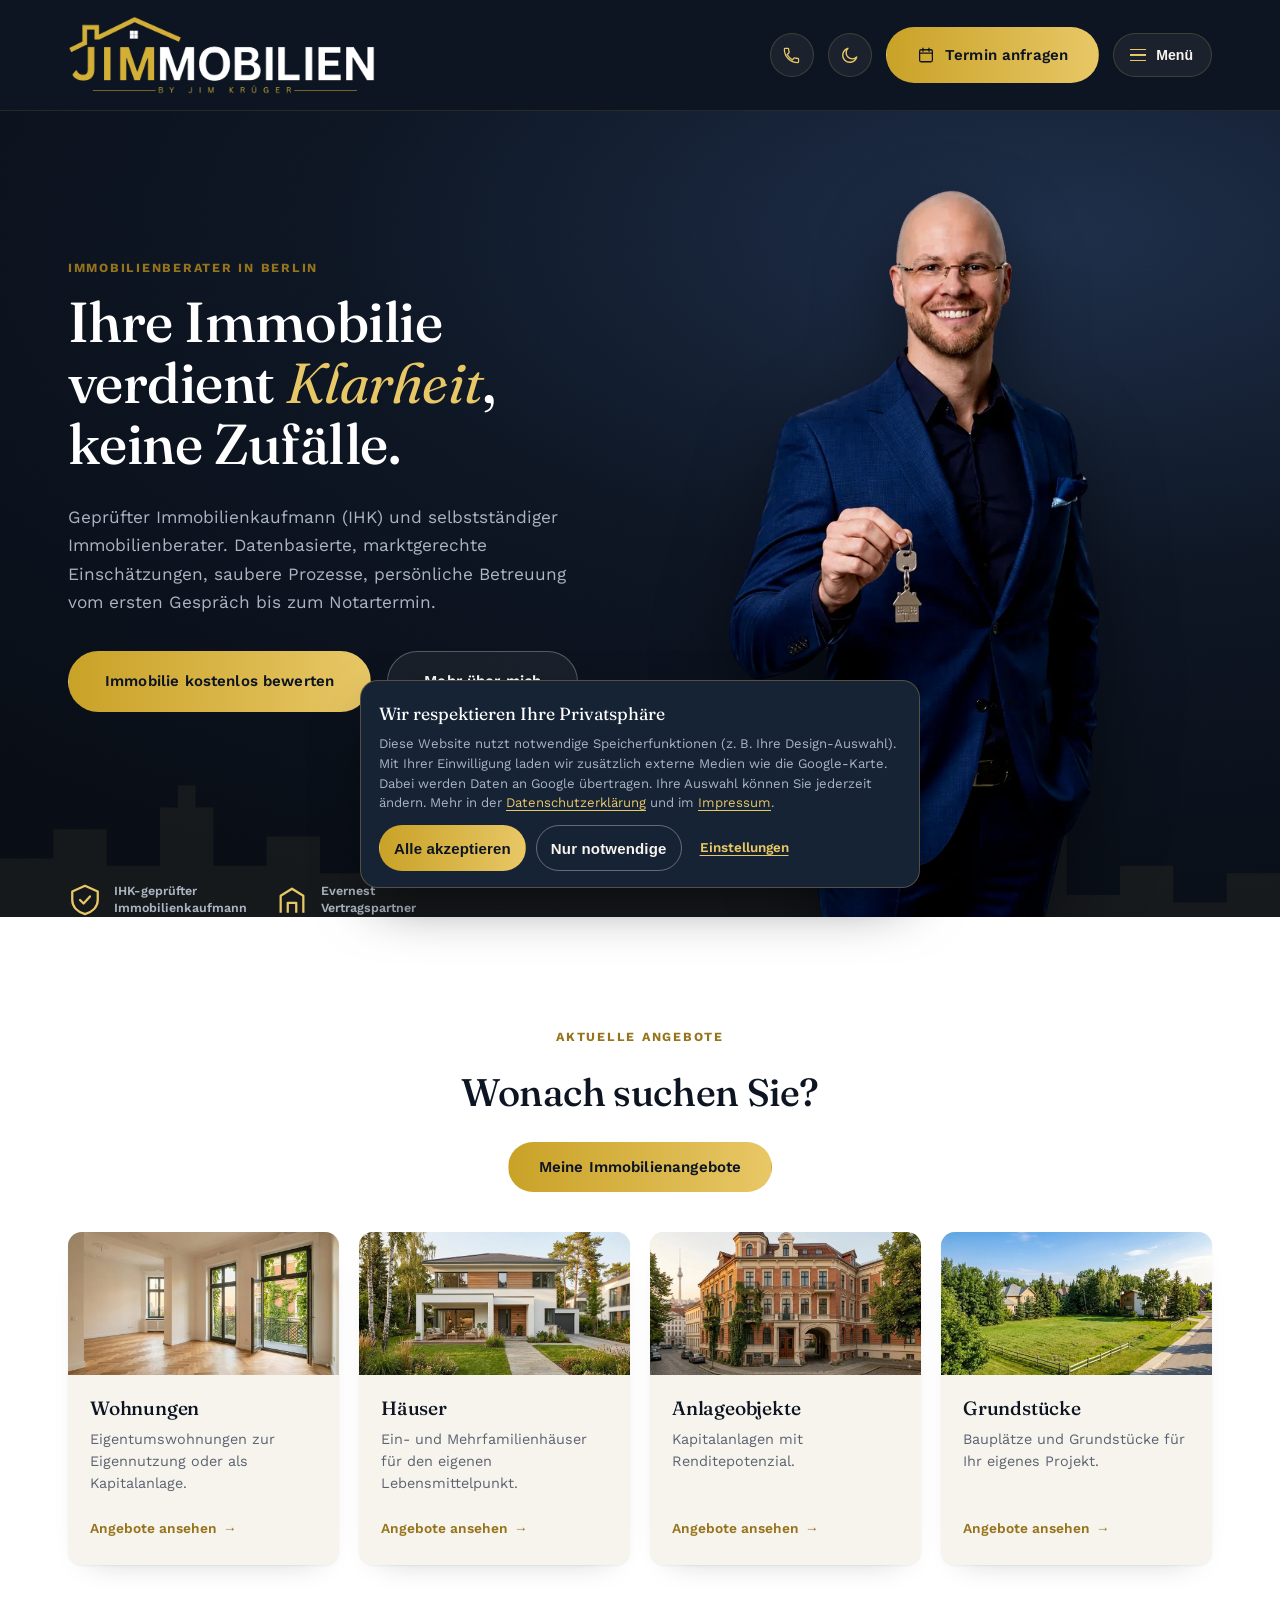
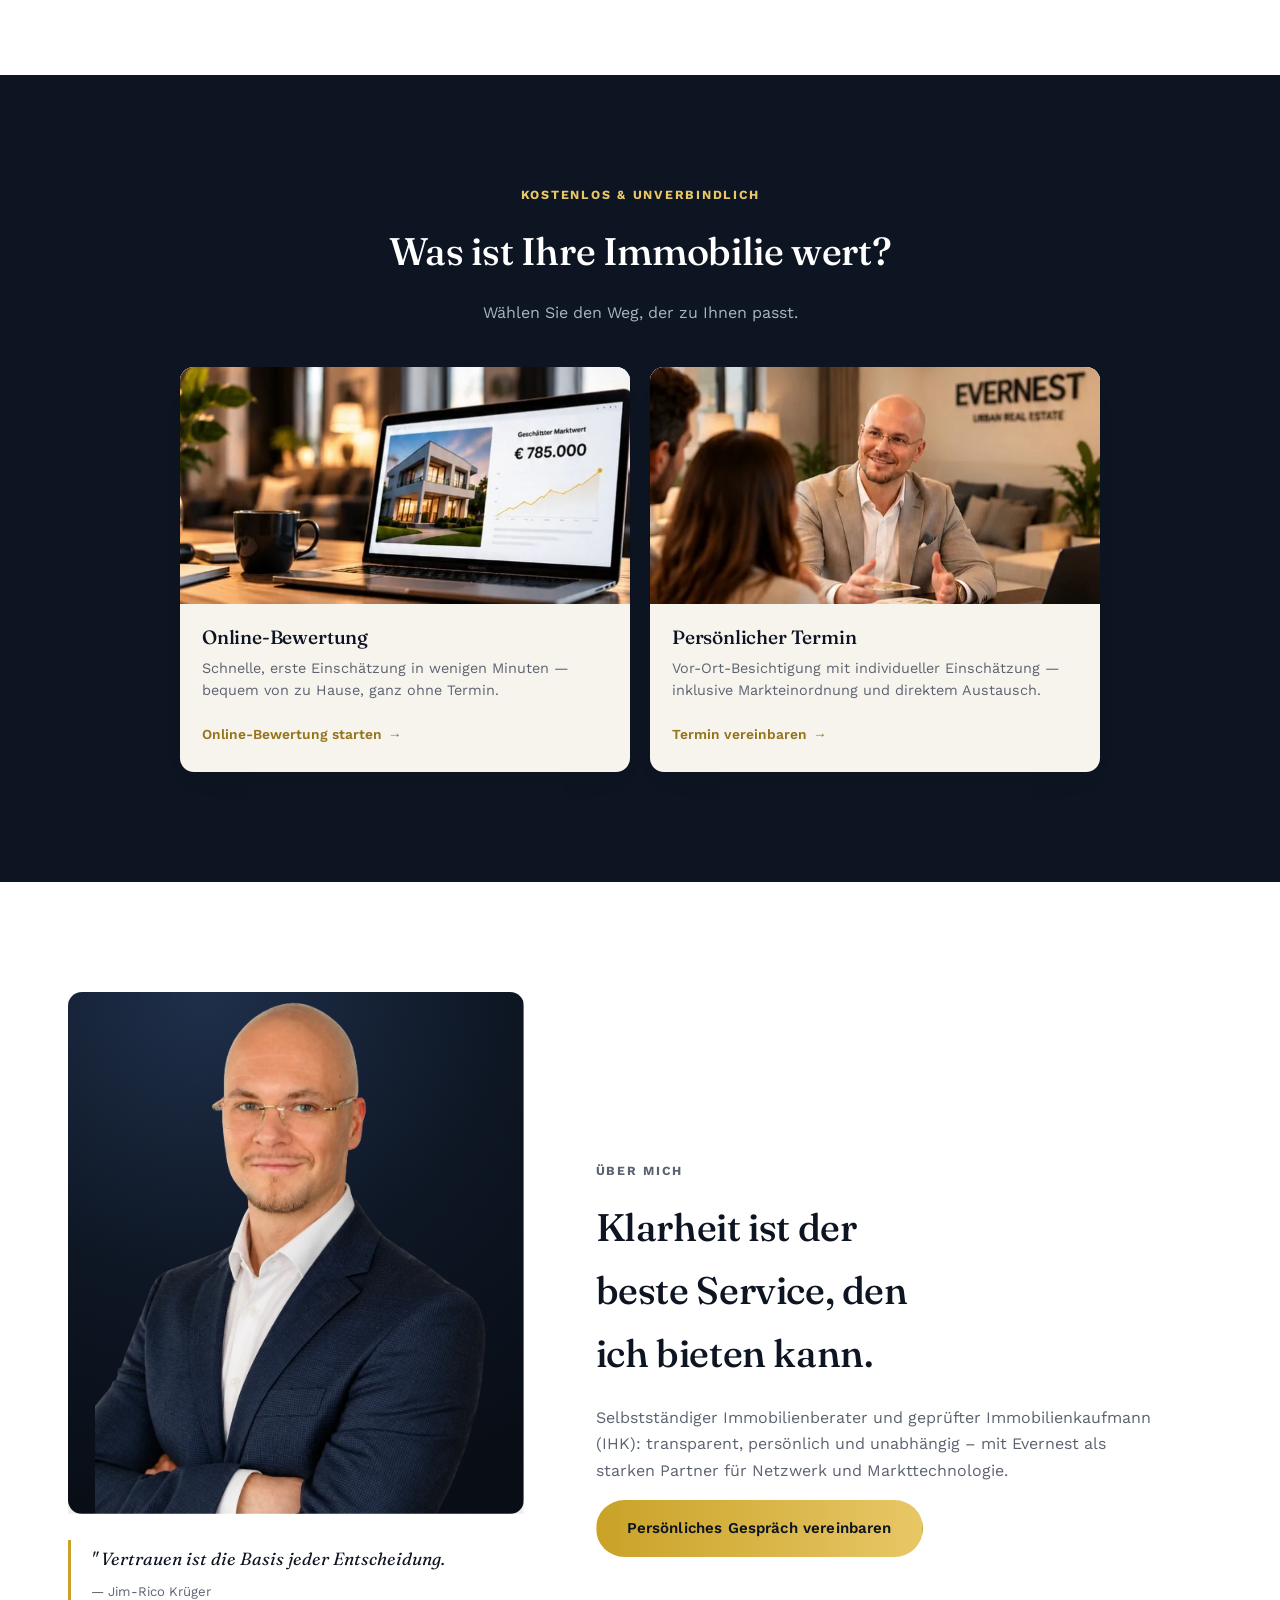
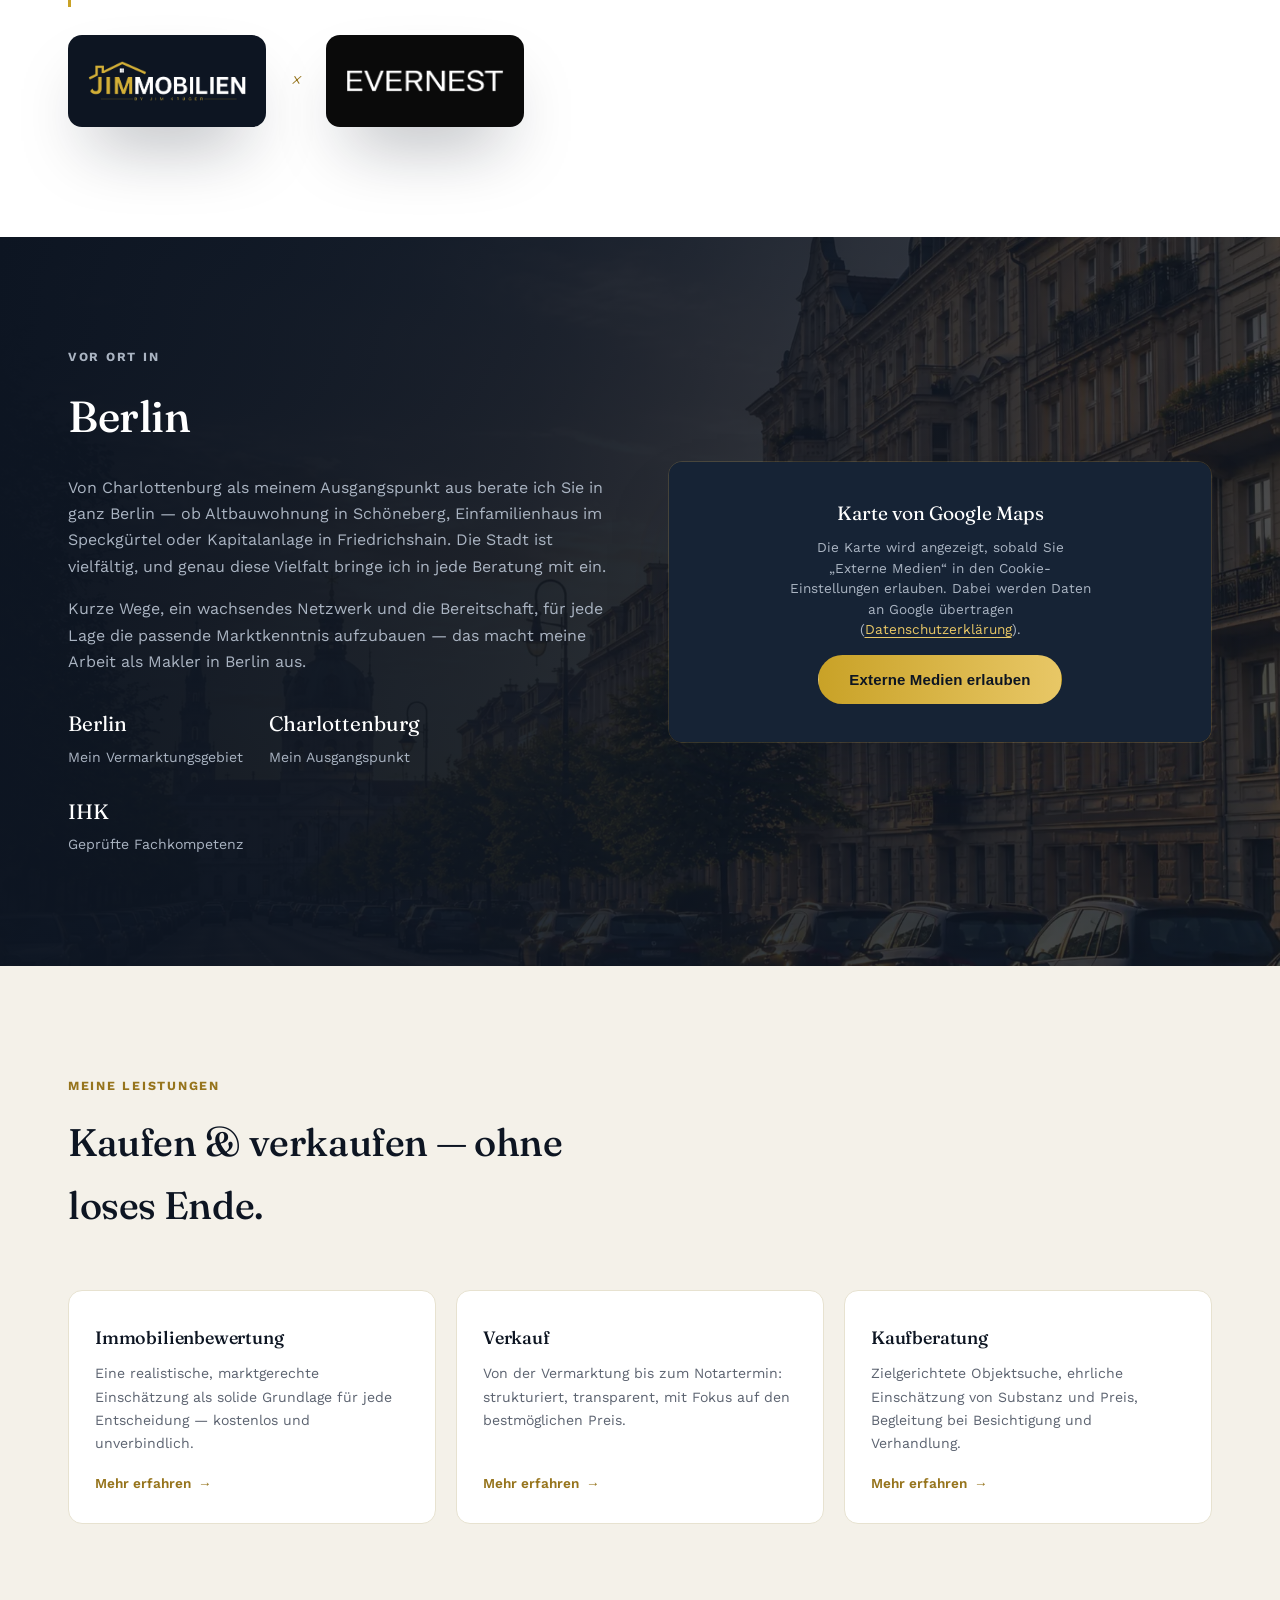
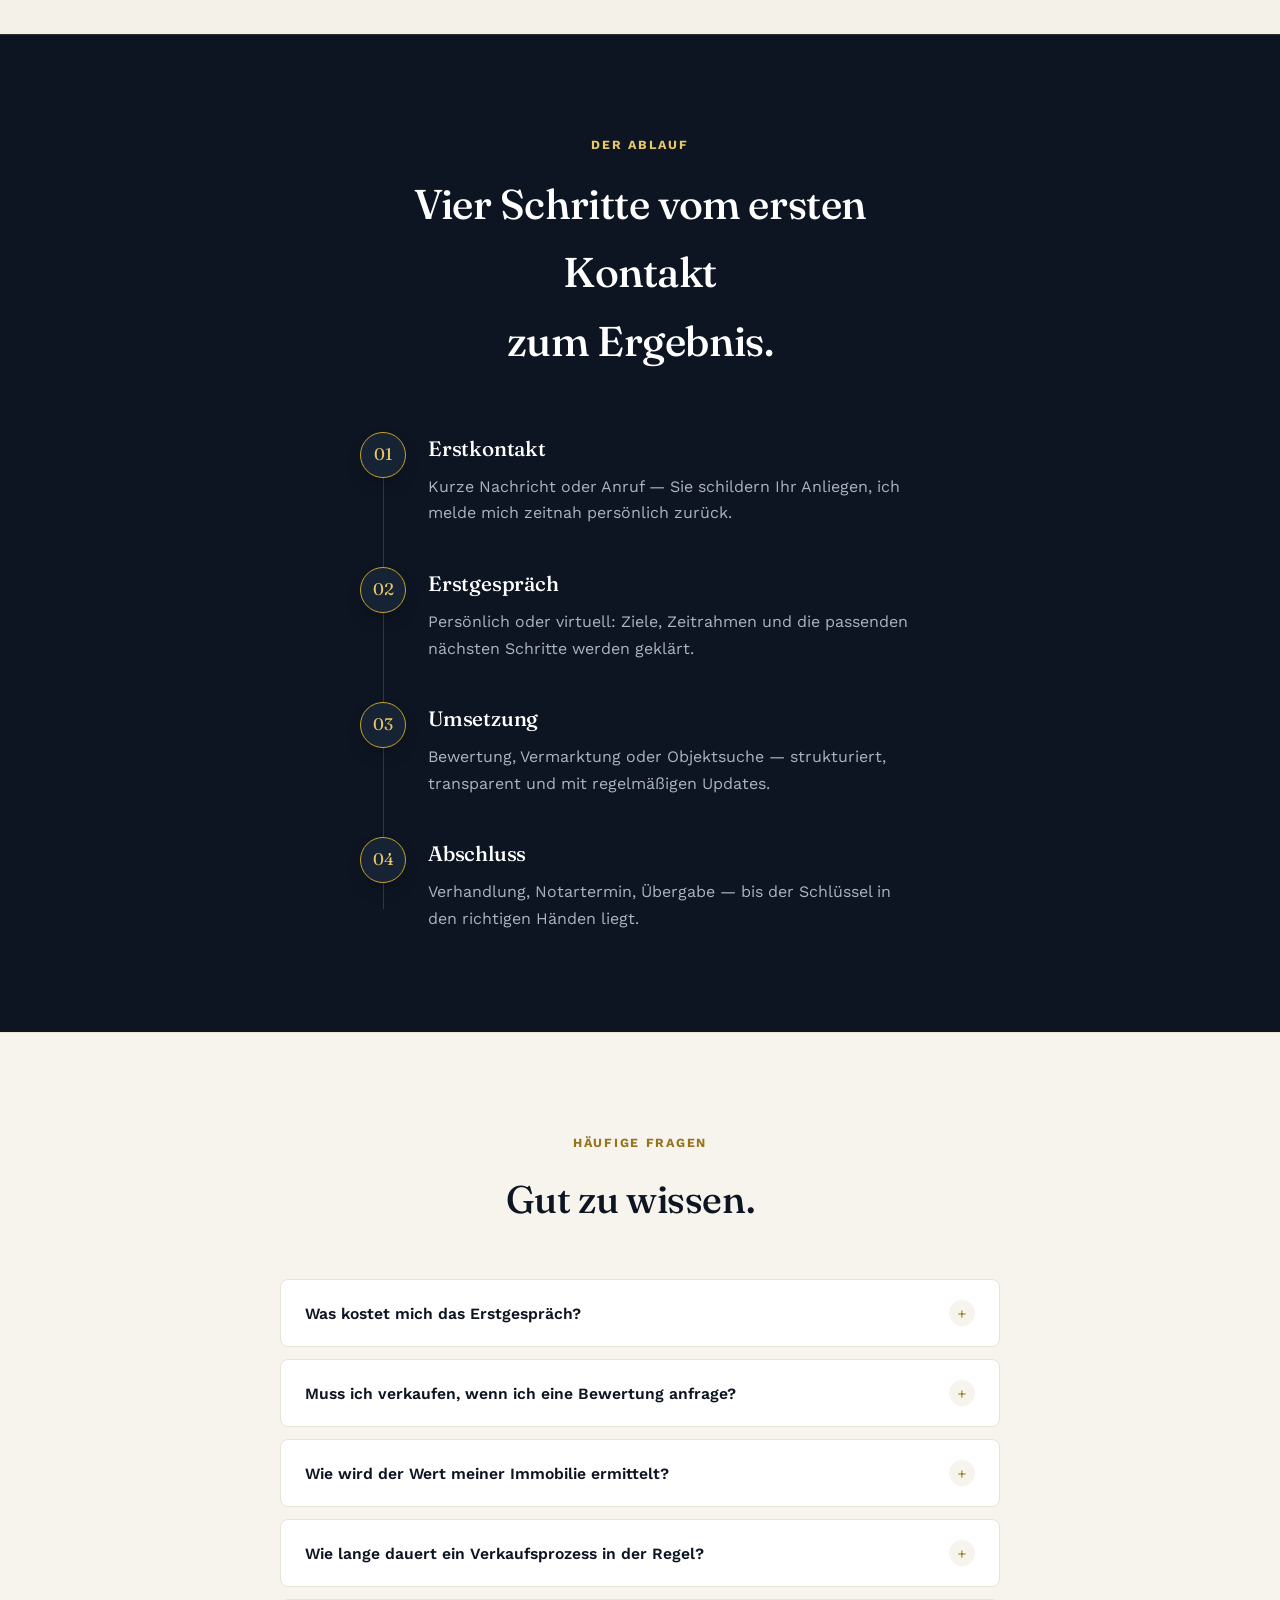
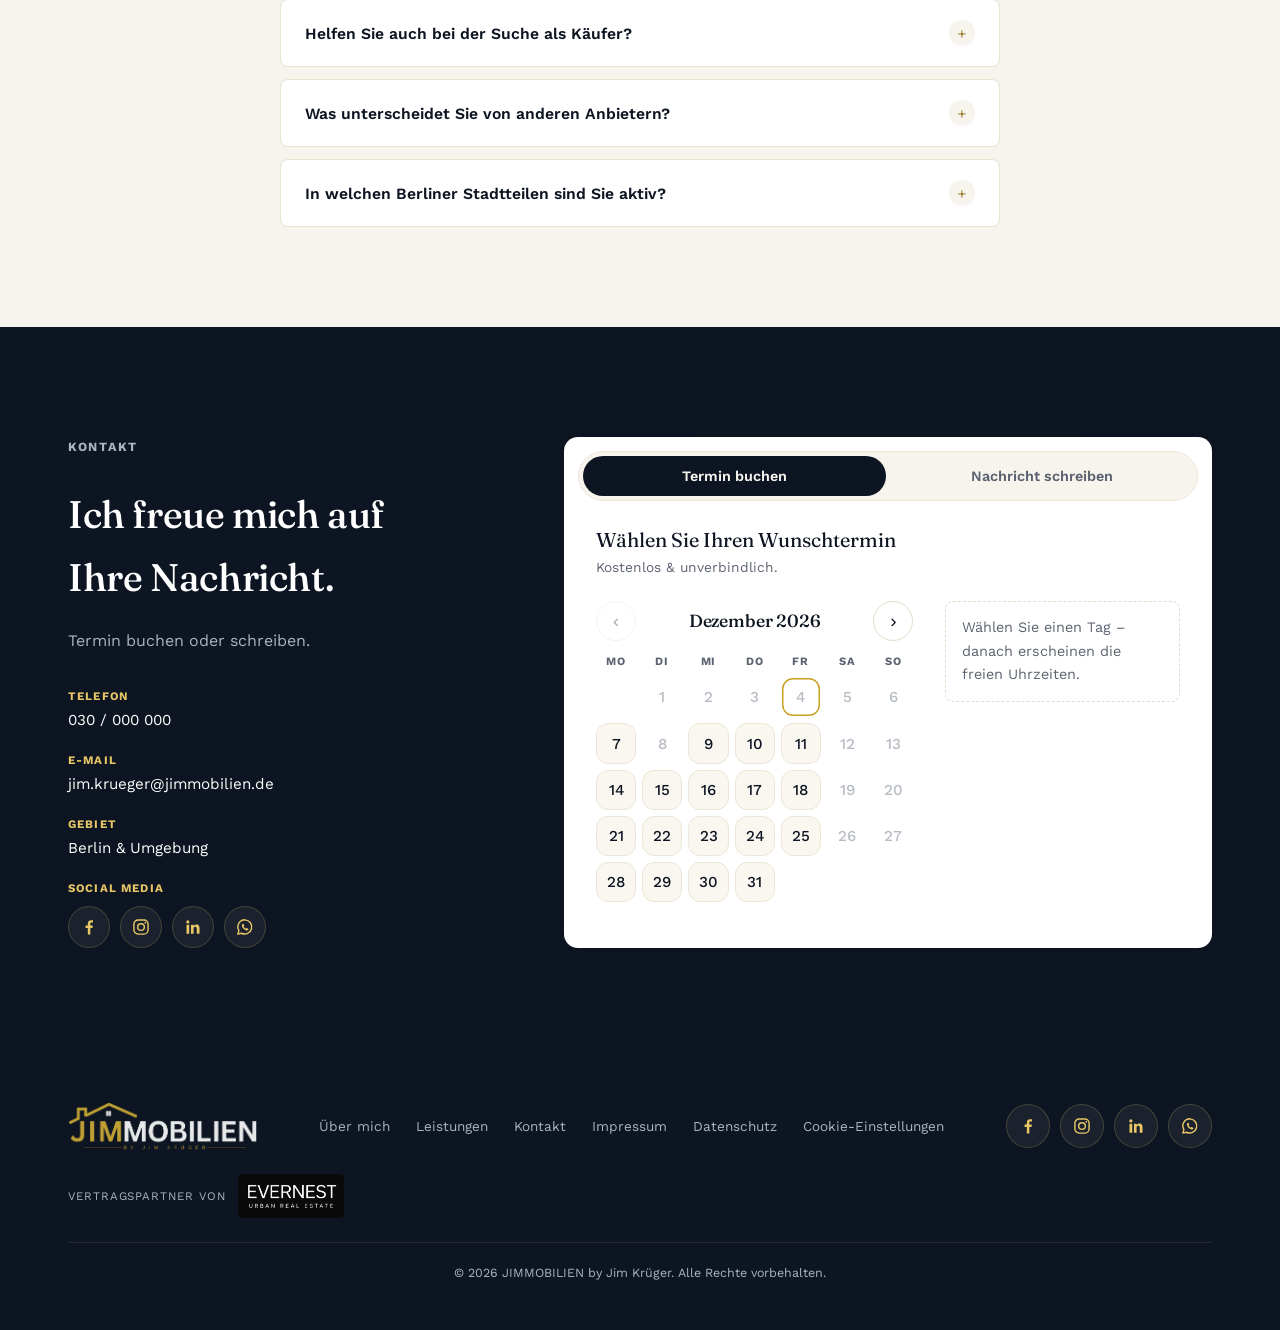
<file: index.html>
<!DOCTYPE html>
<html lang="de">
<head>
<meta charset="UTF-8">
<meta name="viewport" content="width=device-width, initial-scale=1.0">
<title>Jim-Rico Krüger — Immobilienberater in Berlin</title>
<meta name="description" content="Jim-Rico Krüger, geprüfter Immobilienkaufmann (IHK) — selbstständiger Immobilienberater in Berlin. Persönliche Beratung, ehrliche Bewertung, klare Prozesse.">
<meta name="theme-color" content="#0b1b2b">
<link rel="icon" href="data:,">
<meta property="og:title" content="Jim-Rico Krüger — Immobilienberater in Berlin">
<meta property="og:description" content="Persönlich. Kompetent. Zuhause. Beratung in Berlin.">
<meta property="og:type" content="website">
<link rel="preload" href="assets/fonts/work-sans-latin-wght-normal.woff2" as="font" type="font/woff2" crossorigin>
<link rel="preload" href="assets/fonts/fraunces-latin-opsz-normal.woff2" as="font" type="font/woff2" crossorigin>
<link rel="stylesheet" href="style.css?v=20261007i">
<script>
  // Apply saved theme before paint to avoid a flash of the wrong theme
  (function(){
    try {
      var saved = localStorage.getItem('jim-theme');
      if (saved === 'light') document.documentElement.setAttribute('data-theme', 'light');
    } catch (e) {
      // localStorage can be blocked on file:// pages in some browsers — safe to ignore
    }
  })();
</script>
</head>
<body>

<div class="scroll-progress" id="scrollProgress"></div>

<a class="skip-link" href="#main">Zum Inhalt springen</a>

<!-- ============ HEADER ============ -->
<header class="site-header" id="siteHeader">
  <div class="wrap header-inner">
    <a href="#top" class="brand" aria-label="JIMMOBILIEN — Startseite">
      <img src="assets/logo-v2-trimmed.png" alt="JIMMOBILIEN — by Jim Krüger" class="brand-logo logo-light">
      <img src="assets/logo-v2-dark-official.png" alt="JIMMOBILIEN — by Jim Krüger" class="brand-logo logo-dark">
    </a>
    <div class="header-actions">
      <a href="tel:+4930000000" class="header-phone" aria-label="Anrufen: 030 / 000 000">
        <svg viewBox="0 0 24 24" aria-hidden="true"><path d="M6.6 10.8c1.4 2.8 3.8 5.2 6.6 6.6l2.2-2.2c.3-.3.7-.4 1-.2 1.1.4 2.3.6 3.5.6.6 0 1 .4 1 1V20c0 .6-.4 1-1 1C10.5 21 3 13.5 3 4.1c0-.6.4-1 1-1h3.4c.6 0 1 .4 1 1 0 1.2.2 2.4.6 3.5.1.4 0 .8-.2 1L6.6 10.8Z" fill="none" stroke="currentColor" stroke-width="1.6" stroke-linejoin="round"/></svg>
      </a>
      <button class="theme-toggle" id="themeToggle" aria-label="Zwischen hellem und dunklem Design wechseln" aria-pressed="false">
        <svg class="icon-sun" viewBox="0 0 24 24" aria-hidden="true"><circle cx="12" cy="12" r="4.5" fill="none" stroke="currentColor" stroke-width="1.7"/><path d="M12 2.5v3M12 18.5v3M21.5 12h-3M5.5 12h-3M18.4 5.6l-2.1 2.1M7.7 16.3l-2.1 2.1M18.4 18.4l-2.1-2.1M7.7 7.7 5.6 5.6" stroke="currentColor" stroke-width="1.7" stroke-linecap="round"/></svg>
        <svg class="icon-moon" viewBox="0 0 24 24" aria-hidden="true"><path d="M20 14.5A8.5 8.5 0 1 1 9.5 4a7 7 0 0 0 10.5 10.5Z" fill="none" stroke="currentColor" stroke-width="1.7" stroke-linejoin="round"/></svg>
      </button>
      <a href="#kontakt" class="btn btn-gold" aria-label="Termin anfragen">
        <svg viewBox="0 0 24 24" aria-hidden="true"><rect x="3.5" y="5" width="17" height="16" rx="2" fill="none" stroke="currentColor" stroke-width="1.7"/><path d="M3.5 9.5h17M8 3v4M16 3v4" stroke="currentColor" stroke-width="1.7" stroke-linecap="round"/></svg>
        <span class="btn-gold-label">Termin anfragen</span>
      </a>
      <button class="menu-toggle-btn" id="navToggle" aria-label="Menü öffnen" aria-expanded="false" aria-controls="mainNav">
        <span class="menu-toggle-lines"><span></span><span></span><span></span></span>
        <span class="menu-toggle-label">Menü</span>
      </button>
    </div>
  </div>

  <nav class="main-nav" id="mainNav" aria-label="Hauptnavigation">
    <a href="#immobilien">Immobilien</a>
    <a href="#bewertung">Bewertung</a>
    <a href="#ueber-mich">Über mich</a>
    <a href="#standort">Standort</a>
    <a href="#leistungen">Leistungen</a>
    <a href="#ablauf">Ablauf</a>
    <a href="#faq">FAQ</a>
    <a href="#kontakt">Kontakt</a>
  </nav>
</header>

<main id="main">

<!-- ============ HERO ============ -->
<section class="hero" id="top">
  <div class="hero-grain" aria-hidden="true"></div>
  <div class="hero-skyline" aria-hidden="true">
    <svg viewBox="0 0 1440 260" preserveAspectRatio="none"><path d="M0,260 L0,180 L60,180 L60,140 L120,140 L120,190 L180,190 L180,110 L200,110 L200,80 L220,80 L220,110 L240,110 L240,190 L300,190 L300,150 L360,150 L360,200 L420,200 L420,120 L440,120 L440,90 L460,90 L460,120 L480,120 L480,200 L540,200 L540,160 L600,160 L600,210 L660,210 L660,100 L680,100 L680,70 L700,70 L700,100 L720,100 L720,210 L780,210 L780,170 L840,170 L840,220 L900,220 L900,130 L920,130 L920,95 L940,95 L940,130 L960,130 L960,220 L1020,220 L1020,180 L1080,180 L1080,230 L1140,230 L1140,140 L1160,140 L1160,105 L1180,105 L1180,140 L1200,140 L1200,230 L1260,230 L1260,190 L1320,190 L1320,240 L1380,240 L1380,200 L1440,200 L1440,260 Z" fill="currentColor"/></svg>
  </div>
  <div class="wrap hero-grid">
    <div class="hero-copy">
      <p class="eyebrow" data-hero-in>Immobilienberater in Berlin</p>
      <h1 data-hero-in>Ihre Immobilie verdient <em><span class="rotate-word" id="rotateWord">Struktur</span></em>, <span class="nowrap">keine Zufälle.</span></h1>
      <p class="hero-lede" data-hero-in>Geprüfter Immobilienkaufmann (IHK) und selbstständiger Immobilienberater. Datenbasierte, marktgerechte Einschätzungen, saubere Prozesse, persönliche Betreuung vom ersten Gespräch bis zum Notartermin.</p>
      <div class="hero-ctas" data-hero-in>
        <a href="#bewertung" class="btn btn-gold btn-lg">Immobilie kostenlos bewerten</a>
        <a href="#ueber-mich" class="btn btn-ghost btn-lg">Mehr über mich</a>
      </div>
    </div>
    <div class="hero-photo">
      <img src="assets/hero-blauer-modus-blauer-anzug.webp" alt="Jim-Rico Krüger, Immobilienberater in Berlin" width="995" height="1296" class="logo-light">
      <img src="assets/hero-heller-modus-schwarzer-anzug.webp" alt="Jim-Rico Krüger, Immobilienberater in Berlin" width="995" height="1296" class="logo-dark">
    </div>
    <div class="trust-badges" data-hero-in>
      <div class="badge">
        <svg viewBox="0 0 24 24" aria-hidden="true"><path d="M12 2 3 6v6c0 5 4 8.5 9 10 5-1.5 9-5 9-10V6l-9-4Z" fill="none" stroke="currentColor" stroke-width="1.6" stroke-linejoin="round"/><path d="m8.5 12 2.5 2.5 4.5-5" fill="none" stroke="currentColor" stroke-width="1.6" stroke-linecap="round" stroke-linejoin="round"/></svg>
        <span>IHK-geprüfter<br>Immobilienkaufmann</span>
      </div>
      <div class="badge">
        <svg viewBox="0 0 24 24" aria-hidden="true"><path d="M4 21V9l8-5 8 5v12" fill="none" stroke="currentColor" stroke-width="1.6" stroke-linejoin="round"/><path d="M9 21v-7h6v7" fill="none" stroke="currentColor" stroke-width="1.6" stroke-linejoin="round"/></svg>
        <span>Evernest<br>Vertragspartner</span>
      </div>
    </div>
  </div>
</section>

<!-- ============ IMMOBILIENSUCHE / VERLINKUNG ============ -->
<section class="listings" id="immobilien">
  <div class="wrap">
    <div class="section-head" data-mx>
      <p class="eyebrow">Aktuelle Angebote</p>
      <h2>Wonach suchen Sie?</h2>
      <p class="section-lede"><a href="https://www.evernest.com/de/unsere-makler/berlin/jim-rico-krueger/" target="_blank" rel="noopener" class="btn btn-gold listings-subtlink evernest-link">Meine Immobilienangebote</a></p>
    </div>

    <div class="categories-grid card-grid">
      <article class="card">
        <div class="card-media" data-parallax><img class="card-photo" src="assets/category-wohnungen.webp" alt="" width="900" height="491" loading="lazy" style="--pos:50% 55%"></div>
        <div class="card-body">
          <h3 class="card-title">Wohnungen</h3>
          <p class="card-text">Eigentumswohnungen zur Eigennutzung oder als Kapitalanlage.</p>
          <div class="card-action"><a href="https://www.evernest.com/de/search/?lat=52.5170365&lng=13.3888599&zoom=10&hideSold=true" target="_blank" rel="noopener" class="card-link evernest-link" aria-label="Wohnungen: Angebote ansehen">Angebote ansehen <span aria-hidden="true">→</span></a></div>
        </div>
      </article>
      <article class="card">
        <div class="card-media" data-parallax><img class="card-photo" src="assets/category-haeuser.webp" alt="" width="900" height="491" loading="lazy" style="--pos:50% 55%"></div>
        <div class="card-body">
          <h3 class="card-title">Häuser</h3>
          <p class="card-text">Ein- und Mehrfamilienhäuser für den eigenen Lebensmittelpunkt.</p>
          <div class="card-action"><a href="https://www.evernest.com/de/search/?lat=52.5170365&lng=13.3888599&zoom=10&propertyTypes=house&hideSold=true" target="_blank" rel="noopener" class="card-link evernest-link" aria-label="Häuser: Angebote ansehen">Angebote ansehen <span aria-hidden="true">→</span></a></div>
        </div>
      </article>
      <article class="card">
        <div class="card-media" data-parallax><img class="card-photo" src="assets/category-anlageobjekte.webp" alt="" width="900" height="491" loading="lazy" style="--pos:50% 35%"></div>
        <div class="card-body">
          <h3 class="card-title">Anlageobjekte</h3>
          <p class="card-text">Kapitalanlagen mit Renditepotenzial.</p>
          <div class="card-action"><a href="https://www.evernest.com/de/search/?lat=52.5170365&lng=13.3888599&zoom=10&hideSold=true&propertyTypes=investment" target="_blank" rel="noopener" class="card-link evernest-link" aria-label="Anlageobjekte: Angebote ansehen">Angebote ansehen <span aria-hidden="true">→</span></a></div>
        </div>
      </article>
      <article class="card">
        <div class="card-media" data-parallax><img class="card-photo" src="assets/category-grundstueck.webp" alt="" width="900" height="491" loading="lazy" style="--pos:50% 60%"></div>
        <div class="card-body">
          <h3 class="card-title">Grundstücke</h3>
          <p class="card-text">Bauplätze und Grundstücke für Ihr eigenes Projekt.</p>
          <div class="card-action"><a href="https://www.evernest.com/de/search/?lat=52.5170365&lng=13.3888599&zoom=10&hideSold=true&propertyTypes=investment%2Cplot" target="_blank" rel="noopener" class="card-link evernest-link" aria-label="Grundstücke: Angebote ansehen">Angebote ansehen <span aria-hidden="true">→</span></a></div>
        </div>
      </article>
    </div>
  </div>
</section>

<!-- ============ BEWERTUNG: ONLINE ODER PERSÖNLICH ============ -->
<section class="valuation-tool" id="bewertung">
  <div class="wrap">
    <div class="section-head" data-mx>
      <p class="eyebrow eyebrow-light">Kostenlos &amp; unverbindlich</p>
      <h2>Was ist Ihre Immobilie wert?</h2>
      <p class="section-lede">Wählen Sie den Weg, der zu Ihnen passt.</p>
    </div>

    <div class="valuation-options card-grid">

      <!-- Option 1: Online-Bewertung -->
      <article class="card">
        <div class="card-media" data-parallax><img class="card-photo" src="assets/bewertung-online.webp" alt="Laptop mit Online-Immobilienbewertung: geschätzter Marktwert 785.000 Euro" width="776" height="364" loading="lazy" style="--pos:78% 50%"></div>
        <div class="card-body">
          <h3 class="card-title">Online-Bewertung</h3>
          <p class="card-text">Schnelle, erste Einschätzung in wenigen Minuten — bequem von zu Hause, ganz ohne Termin.</p>

          <!--
            ================================================================
            EINBINDUNG BEWERTUNGSTOOL
            Hier den Embed-/iFrame-Code deines kostenlosen Online-Bewertungs-
            tools einfügen (z.B. von Sprengnetter, McMakler, PriceHubble o.ä.).
            Einfach das valuationEmbed-div Innere ersetzen, z.B. mit einem
            iframe-Tag. Bis dahin verlinkt der Link zur Evernest-Bewertung.
            ================================================================
          -->
          <div id="valuationEmbed" class="card-action">
            <a href="https://www.evernest.com/de/bewertung/address/" target="_blank" rel="noopener" class="card-link evernest-link" aria-label="Online-Bewertung starten">Online-Bewertung starten <span aria-hidden="true">→</span></a>
          </div>
        </div>
      </article>

      <!-- Option 2: Persönlicher Termin -->
      <article class="card">
        <div class="card-media" data-parallax><img class="card-photo" src="assets/bewertung-termin.webp" alt="Jim-Rico Krüger im Beratungsgespräch mit einem Paar" width="785" height="347" loading="lazy" style="--pos:92% 40%"></div>
        <div class="card-body">
          <h3 class="card-title">Persönlicher Termin</h3>
          <p class="card-text">Vor-Ort-Besichtigung mit individueller Einschätzung — inklusive Markteinordnung und direktem Austausch.</p>
          <div class="card-action"><a href="#kontakt" class="card-link" aria-label="Persönlichen Termin vereinbaren">Termin vereinbaren <span aria-hidden="true">→</span></a></div>
        </div>
      </article>

    </div>
  </div>
</section>

<!-- ============ ÜBER MICH ============ -->
<section class="about" id="ueber-mich">
  <div class="wrap about-grid">
    <div class="about-photo-col">
      <figure class="about-photo about-photo-backdrop reveal-wipe" data-parallax>
        <img src="assets/jim-about-transparent.webp" alt="Jim-Rico Krüger, geprüfter Immobilienkaufmann IHK" width="995" height="1296" decoding="async">
      </figure>
      <blockquote class="about-quote">
        <span class="quote-mark" aria-hidden="true">"</span>
        Vertrauen ist die Basis jeder Entscheidung.
        <cite>— Jim-Rico Krüger</cite>
      </blockquote>
      <div class="joint-venture">
        <div class="joint-venture-panel joint-venture-panel-jim">
          <img src="assets/logo-v2-trimmed.png" alt="JIMMOBILIEN">
        </div>
        <span class="joint-venture-x" aria-hidden="true">×</span>
        <div class="joint-venture-panel joint-venture-panel-evernest">
          <img src="assets/evernest-logo-light.png" alt="Evernest">
        </div>
      </div>
    </div>
    <div class="about-copy" data-mx>
      <p class="eyebrow">Über mich</p>
      <h2>Klarheit ist der beste Service, den ich bieten kann.</h2>
      <p>Selbstständiger Immobilienberater und geprüfter Immobilienkaufmann (IHK): transparent, persönlich und unabhängig – mit Evernest als starken Partner für Netzwerk und Markttechnologie.</p>
      <a href="#kontakt" class="btn btn-gold">Persönliches Gespräch vereinbaren</a>
    </div>
  </div>
</section>

<!-- ============ STANDORT ============ -->
<section class="location" id="standort">
  <div class="location-bg" aria-hidden="true" data-parallax>
    <img src="assets/charlottenburg-street.webp" alt="" loading="lazy" decoding="async">
  </div>
  <div class="wrap location-grid">
    <div class="location-copy" data-mx>
      <p class="eyebrow eyebrow-light">Vor Ort in</p>
      <h2>Berlin</h2>
      <p>Von Charlottenburg als meinem Ausgangspunkt aus berate ich Sie in ganz Berlin — ob Altbauwohnung in Schöneberg, Einfamilienhaus im Speckgürtel oder Kapitalanlage in Friedrichshain. Die Stadt ist vielfältig, und genau diese Vielfalt bringe ich in jede Beratung mit ein.</p>
      <p>Kurze Wege, ein wachsendes Netzwerk und die Bereitschaft, für jede Lage die passende Marktkenntnis aufzubauen — das macht meine Arbeit als Makler in Berlin aus.</p>
      <div class="location-stats">
        <div class="loc-stat"><span>Berlin</span>Mein Vermarktungsgebiet</div>
        <div class="loc-stat"><span>Charlottenburg</span>Mein Ausgangspunkt</div>
        <div class="loc-stat"><span>IHK</span>Geprüfte Fachkompetenz</div>
      </div>
    </div>
    <div class="location-map-frame">
      <div class="map-consent" id="mapConsent">
        <p class="map-consent-title">Karte von Google Maps</p>
        <p class="map-consent-text">Die Karte wird angezeigt, sobald Sie „Externe Medien“ in den Cookie-Einstellungen erlauben. Dabei werden Daten an Google übertragen (<a href="datenschutz.html#maps" target="_blank" rel="noopener">Datenschutzerklärung</a>).</p>
        <button type="button" class="btn btn-gold" id="mapLoad">Externe Medien erlauben</button>
      </div>
    </div>
  </div>
</section>

<!-- ============ LEISTUNGEN ============ -->
<section class="services" id="leistungen">
  <div class="wrap">
    <div class="section-head" data-mx>
      <p class="eyebrow">Meine Leistungen</p>
      <h2>Kaufen &amp; verkaufen — ohne loses Ende.</h2>
    </div>
    <div class="services-grid">
      <div class="service-card">
        <h3>Immobilienbewertung</h3>
        <p>Eine realistische, marktgerechte Einschätzung als solide Grundlage für jede Entscheidung — kostenlos und unverbindlich.</p>
        <button type="button" class="service-more" data-service="bewertung">
          Mehr erfahren <span aria-hidden="true">→</span>
        </button>
      </div>
      <div class="service-card">
        <h3>Verkauf</h3>
        <p>Von der Vermarktung bis zum Notartermin: strukturiert, transparent, mit Fokus auf den bestmöglichen Preis.</p>
        <button type="button" class="service-more" data-service="verkauf">
          Mehr erfahren <span aria-hidden="true">→</span>
        </button>
      </div>
      <div class="service-card">
        <h3>Kaufberatung</h3>
        <p>Zielgerichtete Objektsuche, ehrliche Einschätzung von Substanz und Preis, Begleitung bei Besichtigung und Verhandlung.</p>
        <button type="button" class="service-more" data-service="kaufberatung">
          Mehr erfahren <span aria-hidden="true">→</span>
        </button>
      </div>
    </div>
  </div>
</section>

<!-- ============ LEISTUNGEN: DETAIL-MODAL ============ -->
<div class="service-modal" id="serviceModal" aria-hidden="true">
  <div class="service-modal-backdrop" data-close-modal></div>
  <div class="service-modal-panel" role="dialog" aria-modal="true" aria-labelledby="serviceModalTitle">
    <button type="button" class="service-modal-close" data-close-modal aria-label="Schließen">
      <svg viewBox="0 0 24 24" aria-hidden="true"><path d="M6 6l12 12M18 6 6 18" stroke="currentColor" stroke-width="1.8" stroke-linecap="round"/></svg>
    </button>
    <div class="service-modal-body" id="serviceModalBody">
      <!-- Content injected by script.js from the serviceDetails data below -->
    </div>
  </div>
</div>

<!-- Detail content for the service modal — edit text here -->
<script type="application/json" id="serviceDetailsData">
{
  "bewertung": {
    "title": "Immobilienbewertung",
    "intro": "Eine realistische Werteinschätzung ist die Grundlage jeder guten Entscheidung — ob Sie verkaufen, vererben, umschulden oder einfach nur wissen möchten, woran Sie sind.",
    "steps": [
      {
        "title": "Objekt- und Lageanalyse",
        "text": "Baujahr, Zustand, Ausstattung, Mikrolage und Infrastruktur fließen in die Einschätzung ein."
      },
      {
        "title": "Vergleichswertanalyse",
        "text": "Aktuelle Verkaufs- und Angebotspreise vergleichbarer Objekte in Berlin, gestützt auf Evernest-Marktdaten."
      },
      {
        "title": "Marktgerechte Einordnung",
        "text": "Sie erhalten eine ehrliche Preisspanne — ohne künstlich hohe Zahlen, um den Auftrag zu gewinnen."
      },
      {
        "title": "Persönliches Ergebnisgespräch",
        "text": "Die Einschätzung wird Ihnen erklärt, nicht nur zugeschickt — inklusive Einordnung in den aktuellen Markt."
      }
    ],
    "cta": {
      "text": "Jetzt kostenlos bewerten lassen",
      "href": "#bewertung"
    }
  },
  "verkauf": {
    "title": "Verkauf",
    "intro": "Vom ersten Gespräch bis zur Schlüsselübergabe begleite ich Sie strukturiert durch den gesamten Verkaufsprozess — mit dem Ziel, den bestmöglichen Preis in einer realistischen Zeitspanne zu erzielen.",
    "steps": [
      {
        "title": "Bewertung & Strategie",
        "text": "Realistische Preisfindung und eine auf Ihr Objekt zugeschnittene Vermarktungsstrategie."
      },
      {
        "title": "Professionelle Vermarktung",
        "text": "Hochwertige Exposés, Fotos und Reichweite über das Evernest-Netzwerk und Ihre Zielgruppe."
      },
      {
        "title": "Besichtigungen & Vorauswahl",
        "text": "Ich übernehme Anfragen, Terminplanung und eine erste Bonitätseinschätzung der Interessenten."
      },
      {
        "title": "Verhandlung",
        "text": "Zielgerichtete Preisverhandlung in Ihrem Interesse, transparent kommuniziert."
      },
      {
        "title": "Notartermin & Übergabe",
        "text": "Koordination mit dem Notar, Vertragsprüfung und Begleitung bis zur Schlüsselübergabe."
      }
    ],
    "cta": {
      "text": "Verkauf unverbindlich besprechen",
      "href": "#kontakt"
    }
  },
  "kaufberatung": {
    "title": "Kaufberatung",
    "intro": "Ob Eigennutzung oder Kapitalanlage — beim Immobilienkauf zählt eine nüchterne, ehrliche Einschätzung mehr als Emotionen. Genau die bringe ich mit.",
    "steps": [
      {
        "title": "Bedarfsanalyse",
        "text": "Lage, Budget, Zeitrahmen und Zielsetzung (Eigennutzung oder Investment) werden gemeinsam geklärt."
      },
      {
        "title": "Zielgerichtete Objektsuche",
        "text": "Zugriff auf das gesamte Evernest-Angebot statt nur einzelne Inserate."
      },
      {
        "title": "Besichtigung & Substanzprüfung",
        "text": "Ehrliche Einschätzung von Bausubstanz, Renovierungsbedarf und realistischem Wert."
      },
      {
        "title": "Verhandlung",
        "text": "Faktenbasierte Preisverhandlung statt Bauchgefühl."
      },
      {
        "title": "Notartermin",
        "text": "Begleitung bei Vertragsprüfung und Notartermin, bis der Schlüssel in Ihrer Hand liegt."
      }
    ],
    "cta": {
      "text": "Kaufwunsch besprechen",
      "href": "#kontakt"
    }
  }
}
</script>

<!-- ============ ABLAUF / ROADMAP ============ -->
<section class="roadmap" id="ablauf">
  <div class="wrap">
    <div class="section-head" data-mx>
      <p class="eyebrow eyebrow-light">Der Ablauf</p>
      <h2>Vier Schritte vom ersten Kontakt <br>zum Ergebnis.</h2>
    </div>
    <div class="roadmap-rail" id="roadmapRail">
      <div class="roadmap-progress-line" id="roadmapProgressLine"></div>
      <div class="roadmap-step" data-reveal>
        <div class="roadmap-node"><span>01</span></div>
        <h3>Erstkontakt</h3>
        <p>Kurze Nachricht oder Anruf — Sie schildern Ihr Anliegen, ich melde mich zeitnah persönlich zurück.</p>
      </div>
      <div class="roadmap-step" data-reveal>
        <div class="roadmap-node"><span>02</span></div>
        <h3>Erstgespräch</h3>
        <p>Persönlich oder virtuell: Ziele, Zeitrahmen und die passenden nächsten Schritte werden geklärt.</p>
      </div>
      <div class="roadmap-step" data-reveal>
        <div class="roadmap-node"><span>03</span></div>
        <h3>Umsetzung</h3>
        <p>Bewertung, Vermarktung oder Objektsuche — strukturiert, transparent und mit regelmäßigen Updates.</p>
      </div>
      <div class="roadmap-step" data-reveal>
        <div class="roadmap-node"><span>04</span></div>
        <h3>Abschluss</h3>
        <p>Verhandlung, Notartermin, Übergabe — bis der Schlüssel in den richtigen Händen liegt.</p>
      </div>
    </div>
  </div>
</section>

<!-- ============ FAQ ============ -->
<section class="faq" id="faq">
  <div class="wrap">
    <div class="section-head" data-mx>
      <p class="eyebrow">Häufige Fragen</p>
      <h2>Gut zu wissen.</h2>
    </div>
    <div class="faq-list">
      <div class="faq-item">
        <button type="button" class="faq-question" aria-expanded="false">
          <span>Was kostet mich das Erstgespräch?</span>
          <span class="faq-icon" aria-hidden="true">+</span>
        </button>
        <div class="faq-answer">
          <p>Nichts. Das Erstgespräch ist unverbindlich und kostenlos — genau wie die Ersteinschätzung zum Wert Ihrer Immobilie. Sie entscheiden erst danach, ob und wie Sie weitermachen möchten.</p>
        </div>
      </div>
      <div class="faq-item">
        <button type="button" class="faq-question" aria-expanded="false">
          <span>Muss ich verkaufen, wenn ich eine Bewertung anfrage?</span>
          <span class="faq-icon" aria-hidden="true">+</span>
        </button>
        <div class="faq-answer">
          <p>Nein. Eine Bewertung ist zunächst reine Information für Sie — ganz ohne Verpflichtung. Viele nutzen sie auch für Erbschaften, Scheidungen oder einfach zur eigenen Orientierung.</p>
        </div>
      </div>
      <div class="faq-item">
        <button type="button" class="faq-question" aria-expanded="false">
          <span>Wie wird der Wert meiner Immobilie ermittelt?</span>
          <span class="faq-icon" aria-hidden="true">+</span>
        </button>
        <div class="faq-answer">
          <p>Auf Basis aktueller Marktdaten, Vergleichsobjekten in Ihrer Lage und der Evernest-Markttechnologie — kombiniert mit meiner persönlichen Einschätzung vor Ort, die reine Online-Tools nicht leisten können.</p>
        </div>
      </div>
      <div class="faq-item">
        <button type="button" class="faq-question" aria-expanded="false">
          <span>Wie lange dauert ein Verkaufsprozess in der Regel?</span>
          <span class="faq-icon" aria-hidden="true">+</span>
        </button>
        <div class="faq-answer">
          <p>Das hängt stark von Objekt, Lage und Preisvorstellung ab. Als grobe Orientierung: von der ersten Bewertung bis zum Notartermin vergehen häufig zwischen sechs und zwölf Wochen — ich gebe Ihnen im Erstgespräch eine realistische Einschätzung für Ihren konkreten Fall.</p>
        </div>
      </div>
      <div class="faq-item">
        <button type="button" class="faq-question" aria-expanded="false">
          <span>Helfen Sie auch bei der Suche als Käufer?</span>
          <span class="faq-icon" aria-hidden="true">+</span>
        </button>
        <div class="faq-answer">
          <p>Ja. Ob Sie schon ein konkretes Objekt im Blick haben oder erst am Anfang Ihrer Suche stehen — ich berate Sie zu Finanzierung, Markteinschätzung und passenden Angeboten aus dem Evernest-Netzwerk.</p>
        </div>
      </div>
      <div class="faq-item">
        <button type="button" class="faq-question" aria-expanded="false">
          <span>Was unterscheidet Sie von anderen Anbietern?</span>
          <span class="faq-icon" aria-hidden="true">+</span>
        </button>
        <div class="faq-answer">
          <p>Persönliche Betreuung durch eine feste Ansprechperson statt wechselnder Kontakte, ehrliche statt geschönter Einschätzungen, und der Zugang zu Evernests Technologie und Netzwerk als geprüfter Vertragspartner.</p>
        </div>
      </div>
      <div class="faq-item">
        <button type="button" class="faq-question" aria-expanded="false">
          <span>In welchen Berliner Stadtteilen sind Sie aktiv?</span>
          <span class="faq-icon" aria-hidden="true">+</span>
        </button>
        <div class="faq-answer">
          <p>Charlottenburg ist mein Ausgangspunkt, mein Vermarktungsgebiet erstreckt sich aber über ganz Berlin. Sprechen Sie mich einfach zu Ihrer konkreten Lage an.</p>
        </div>
      </div>
    </div>
  </div>
</section>

<!-- ============ KONTAKT ============ -->
<section class="contact" id="kontakt">
  <div class="wrap contact-grid">
    <div class="contact-copy" data-mx>
      <p class="eyebrow eyebrow-light">Kontakt</p>
      <h2>Ich freue mich auf Ihre Nachricht.</h2>
      <p>Termin buchen oder schreiben.</p>
      <ul class="contact-list">
        <li><span>Telefon</span><a href="tel:+4930000000">030 / 000 000</a></li>
        <li><span>E-Mail</span><a href="mailto:jim.krueger@jimmobilien.de">jim.krueger@jimmobilien.de</a></li>
        <li><span>Gebiet</span>Berlin &amp; Umgebung</li>
        <li class="contact-social-item"><span>Social Media</span><ul class="contact-social" aria-label="Social Media"><li><a class="social-link" data-social="Facebook" target="_blank" rel="noopener noreferrer" aria-label="Facebook"><svg viewBox="0 0 24 24" aria-hidden="true"><path d="M13.6 21v-7.8h2.6l.4-3.1h-3V8.2c0-.9.3-1.5 1.6-1.5h1.6V3.9c-.3 0-1.2-.1-2.3-.1-2.3 0-3.9 1.4-3.9 4v2.3H7.9v3.1h2.7V21h3Z" fill="currentColor"/></svg></a></li><li><a class="social-link" data-social="Instagram" target="_blank" rel="noopener noreferrer" aria-label="Instagram"><svg viewBox="0 0 24 24" aria-hidden="true"><rect x="3.5" y="3.5" width="17" height="17" rx="5" fill="none" stroke="currentColor" stroke-width="1.7"/><circle cx="12" cy="12" r="4" fill="none" stroke="currentColor" stroke-width="1.7"/><circle cx="17.2" cy="6.8" r="1.1" fill="currentColor"/></svg></a></li><li><a class="social-link" data-social="LinkedIn" target="_blank" rel="noopener noreferrer" aria-label="LinkedIn"><svg viewBox="0 0 24 24" aria-hidden="true"><path d="M4.2 9.2h3.3V20H4.2V9.2Zm1.65-5.2a1.9 1.9 0 1 1 0 3.8 1.9 1.9 0 0 1 0-3.8ZM9.6 9.2h3.1v1.5h.1c.4-.8 1.5-1.8 3.1-1.8 3.3 0 3.9 2.200 3.900 5V20h-3.300v-5.300c0-1.300 0-2.900-1.800-2.900s-2 1.400-2 2.800V20H9.600V9.200Z" fill="currentColor"/></svg></a></li><li><a class="social-link" data-social="WhatsApp" target="_blank" rel="noopener noreferrer" aria-label="WhatsApp"><svg viewBox="0 0 24 24" aria-hidden="true"><path d="M12 3.4a8.5 8.5 0 0 0-7.3 12.9L3.4 20.6l4.4-1.1A8.5 8.5 0 1 0 12 3.4Z" fill="none" stroke="currentColor" stroke-width="1.7" stroke-linejoin="round"/><path d="M9.2 8.5c.3-.4.8-.4 1 0l.8 1.4c.2.4.1.7-.2 1l-.5.5c.6 1.2 1.5 2.1 2.7 2.7l.5-.5c.3-.3.7-.4 1-.2l1.4.8c.4.2.4.7 0 1.1-.5.7-1.3 1-2.1.8-2.800-.6-4.900-2.7-5.5-5.5-.2-.8.1-1.600.8-2.1Z" fill="currentColor"/></svg></a></li></ul></li>
      </ul>
    </div>
    <div class="contact-panel">
      <div class="contact-tabs" role="tablist" aria-label="Kontaktart">
        <button type="button" role="tab" class="contact-tab is-active" id="tab-termin" aria-controls="panel-termin" aria-selected="true">Termin buchen</button>
        <button type="button" role="tab" class="contact-tab" id="tab-nachricht" aria-controls="panel-nachricht" aria-selected="false" tabindex="-1">Nachricht schreiben</button>
      </div>

      <div class="contact-tabpanel" id="panel-termin" role="tabpanel" aria-labelledby="tab-termin">
        <!--
          ================================================================
          TERMINBUCHUNG
          Ohne Eintrag zeigt die Seite einen eigenen Kalender: Besucher
          wählen Tag und Uhrzeit, ihr E-Mail-Programm öffnet sich mit der
          fertigen Terminanfrage an die Adresse in data-email.
          Für echte Live-Buchung mit Kalender-Abgleich (Cal.com, Calendly,
          Google Kalender "Terminplan" o.ä.): den Buchungslink hier bei
          data-booking-url eintragen (muss mit https:// beginnen) – der
          eigene Kalender wird dann durch den Dienst ersetzt.
          Verfügbare Tage/Zeiten des eigenen Kalenders: script.js, "CFG".
          ================================================================
        -->
        <div class="booking" id="booking" data-booking-url="" data-email="jim.krueger@jimmobilien.de">
          <p class="booking-nojs">Bitte rufen Sie mich an unter <a href="tel:+4930000000">030 / 000 000</a> oder nutzen Sie das Kontaktformular.</p>
        </div>
      </div>

      <div class="contact-tabpanel" id="panel-nachricht" role="tabpanel" aria-labelledby="tab-nachricht" hidden>
    <form class="contact-form" id="contactForm">
      <div class="form-row">
        <div class="form-field">
          <label for="fname">Vorname</label>
          <input type="text" id="fname" name="fname" required autocomplete="given-name">
        </div>
        <div class="form-field">
          <label for="lname">Nachname</label>
          <input type="text" id="lname" name="lname" required autocomplete="family-name">
        </div>
      </div>
      <div class="form-row">
        <div class="form-field">
          <label for="email">E-Mail</label>
          <input type="email" id="email" name="email" required autocomplete="email">
        </div>
        <div class="form-field">
          <label for="phone">Telefon</label>
          <input type="tel" id="phone" name="phone" autocomplete="tel">
        </div>
      </div>
      <div class="form-field">
        <label for="interest">Interessiert an</label>
        <select id="interest" name="interest">
          <option>Verkaufen</option>
          <option>Kaufen</option>
          <option>Bewertung</option>
          <option>Sonstiges</option>
        </select>
      </div>
      <div class="form-field">
        <label for="message">Nachricht</label>
        <textarea id="message" name="message" rows="4"></textarea>
      </div>
      <label class="consent" for="c-consent"><input type="checkbox" id="c-consent" name="consent" required><span class="consent-box" aria-hidden="true"></span><span class="consent-text">Ich willige ein, dass Jim-Rico Krüger mich zur Bearbeitung meiner Anfrage per E-Mail oder Telefon kontaktiert. Die <a href="datenschutz.html" class="privacy-link" target="_blank" rel="noopener">Datenschutzerklärung</a> habe ich zur Kenntnis genommen.</span></label>
      <button type="submit" class="btn btn-gold btn-lg btn-block">Nachricht senden</button>
    </form>
      </div>
    </div>
  </div>
</section>




</main>

<!-- ============ FOOTER ============ -->
<footer class="site-footer">
  <div class="wrap footer-inner">
    <img src="assets/logo-v2-trimmed.png" alt="JIMMOBILIEN" class="footer-logo logo-light">
    <img src="assets/logo-v2-dark-official.png" alt="JIMMOBILIEN" class="footer-logo logo-dark">
    <nav class="footer-nav" aria-label="Footer-Navigation">
      <a href="#ueber-mich">Über mich</a>
      <a href="#leistungen">Leistungen</a>
      <a href="#kontakt">Kontakt</a>
      <a href="impressum.html">Impressum</a>
      <a href="datenschutz.html">Datenschutz</a>
      <button type="button" class="footer-link-btn" id="consentReopen">Cookie-Einstellungen</button>
    </nav>
    <!--
      SOCIAL LINKS: die Profil-Adressen bei data-url eintragen (komplette https://-Adresse).
      WhatsApp: https://wa.me/49… (Handynummer international, ohne +, Leerzeichen und führende 0, z. B. https://wa.me/4915112345678).
      Alle Icons sind sichtbar; ohne Adresse sind sie noch nicht anklickbar.
      Die Adressen hier gelten automatisch auch im Kontaktbereich.
    -->
    <ul class="footer-social" aria-label="Social Media">
      <li><a class="social-link" data-social="Facebook" data-url="" target="_blank" rel="noopener noreferrer" aria-label="Facebook"><svg viewBox="0 0 24 24" aria-hidden="true"><path d="M13.6 21v-7.8h2.6l.4-3.1h-3V8.2c0-.9.3-1.5 1.6-1.5h1.6V3.9c-.3 0-1.2-.1-2.3-.1-2.3 0-3.9 1.4-3.9 4v2.3H7.9v3.1h2.7V21h3Z" fill="currentColor"/></svg></a></li>
      <li><a class="social-link" data-social="Instagram" data-url="" target="_blank" rel="noopener noreferrer" aria-label="Instagram"><svg viewBox="0 0 24 24" aria-hidden="true"><rect x="3.5" y="3.5" width="17" height="17" rx="5" fill="none" stroke="currentColor" stroke-width="1.7"/><circle cx="12" cy="12" r="4" fill="none" stroke="currentColor" stroke-width="1.7"/><circle cx="17.2" cy="6.8" r="1.1" fill="currentColor"/></svg></a></li>
      <li><a class="social-link" data-social="LinkedIn" data-url="" target="_blank" rel="noopener noreferrer" aria-label="LinkedIn"><svg viewBox="0 0 24 24" aria-hidden="true"><path d="M4.2 9.2h3.3V20H4.2V9.2Zm1.65-5.2a1.9 1.9 0 1 1 0 3.8 1.9 1.9 0 0 1 0-3.8ZM9.6 9.2h3.1v1.5h.1c.4-.8 1.5-1.8 3.1-1.8 3.3 0 3.9 2.200 3.900 5V20h-3.300v-5.300c0-1.300 0-2.900-1.800-2.900s-2 1.400-2 2.800V20H9.600V9.200Z" fill="currentColor"/></svg></a></li>
      <li><a class="social-link" data-social="WhatsApp" data-url="" target="_blank" rel="noopener noreferrer" aria-label="WhatsApp"><svg viewBox="0 0 24 24" aria-hidden="true"><path d="M12 3.4a8.5 8.5 0 0 0-7.3 12.9L3.4 20.6l4.4-1.1A8.5 8.5 0 1 0 12 3.4Z" fill="none" stroke="currentColor" stroke-width="1.7" stroke-linejoin="round"/><path d="M9.2 8.5c.3-.4.8-.4 1 0l.8 1.4c.2.4.1.7-.2 1l-.5.5c.6 1.2 1.5 2.1 2.7 2.7l.5-.5c.3-.3.7-.4 1-.2l1.4.8c.4.2.4.7 0 1.1-.5.7-1.3 1-2.1.8-2.800-.6-4.900-2.7-5.5-5.5-.2-.8.1-1.600.8-2.1Z" fill="currentColor"/></svg></a></li>
    </ul>
    <div class="footer-partner">
      <span>Vertragspartner von</span>
      <a href="https://www.evernest.com" target="_blank" rel="noopener" aria-label="Evernest — Website öffnen" class="footer-partner-badge evernest-link">
        <img src="assets/evernest-logo-full.png" alt="Evernest Urban Real Estate" class="footer-partner-logo" width="819" height="339" loading="lazy">
      </a>
    </div>
    <p class="footer-copy">© <span id="year"></span> JIMMOBILIEN by Jim Krüger. Alle Rechte vorbehalten.</p>
  </div>
</footer>

<!-- ============ EVERNEST-WEITERLEITUNGS-HINWEIS ============
     Wird von script.js (initRedirectModal) bei jedem Klick auf a.evernest-link geöffnet.
     Ziel-URL = href des angeklickten Links. Theme-Wechsel läuft über .logo-light / .logo-dark. -->
<div class="redirect-modal" id="redirectModal" aria-hidden="true">
  <div class="redirect-modal-backdrop" data-redirect-cancel></div>
  <div class="rm-panel" role="dialog" aria-modal="true" aria-labelledby="redirectModalTitle" aria-describedby="redirectModalText" tabindex="-1">

    <div class="rm-brands">
      <span class="rm-brand rm-brand-jim">
        <img class="logo-light" src="assets/logo-v2-trimmed.png" alt="JIMMOBILIEN by Jim Krüger" width="1572" height="399" decoding="async">
        <img class="logo-dark" src="assets/logo-v2-dark-official.png" alt="JIMMOBILIEN by Jim Krüger" width="1576" height="403" decoding="async">
      </span>

      <span class="rm-link" aria-hidden="true">
        <svg viewBox="0 0 100 64" focusable="false">
          <defs>
            <linearGradient id="rmGold" gradientUnits="userSpaceOnUse" x1="8" y1="0" x2="94" y2="0">
              <stop offset="0" stop-color="#c9a227" stop-opacity=".35"/><stop offset=".55" stop-color="#e8c766"/><stop offset="1" stop-color="#c9a227" stop-opacity=".5"/>
            </linearGradient>
            <radialGradient id="rmDotGlow"><stop offset="0" stop-color="#ffe9a6" stop-opacity=".95"/><stop offset="1" stop-color="#e8c766" stop-opacity="0"/></radialGradient>
          </defs>
          <path class="rm-arc rm-arc-1" id="rmArcPath" pathLength="1" d="M12 36 C 18 8, 66 2, 90 22" fill="none" stroke="url(#rmGold)" stroke-width="1.3" stroke-linecap="round"/>
          <path class="rm-arc rm-arc-2" pathLength="1" d="M90 42 C 82 62, 36 66, 12 40" fill="none" stroke="url(#rmGold)" stroke-width="1" stroke-linecap="round"/>
          <g class="rm-arrow" fill="none" stroke="#e8c766" stroke-width="2.2" stroke-linecap="round" stroke-linejoin="round">
            <path d="M28 32H69"/><path d="M62 25.5 70 32l-8 6.5"/>
          </g>
          <g id="rmDot" opacity="0"><circle r="7" fill="url(#rmDotGlow)"/><circle r="2.1" fill="#fff3c4"/></g>
        </svg>
      </span>

      <span class="rm-brand rm-evernest"><img src="assets/evernest-logo-light.png" alt="Evernest" width="680" height="103" decoding="async"></span>
    </div>

    <div class="rm-house" aria-hidden="true">
      <img class="logo-light" data-src="assets/redirect-house-dark.webp" alt="" width="1400" height="525" decoding="async">
      <img class="logo-dark" data-src="assets/redirect-house-light.webp" alt="" width="1400" height="525" decoding="async">
    </div>

    <h2 class="rm-title" id="redirectModalTitle">Sie werden jetzt zu<br><em>Evernest</em> weitergeleitet</h2>
    <p class="rm-text" id="redirectModalText">Evernest ist der Vertragspartner, über den Jim-Rico Krüger seine Immobilienangebote vermarktet.</p>

    <ul class="rm-benefits">
      <li><svg viewBox="0 0 24 24" aria-hidden="true"><path d="M12 2.8 4.5 6v5.6c0 4.6 3.1 7.9 7.5 9.6 4.4-1.7 7.5-5 7.5-9.6V6L12 2.8Z" fill="none" stroke="currentColor" stroke-width="1.6" stroke-linejoin="round"/><path d="m8.6 12.2 2.4 2.4 4.4-4.9" fill="none" stroke="currentColor" stroke-width="1.6" stroke-linecap="round" stroke-linejoin="round"/></svg><span>Vertrauens&shy;voller Partner</span></li>
      <li><svg viewBox="0 0 24 24" aria-hidden="true"><path d="M4 21V9.8l8-5.8 8 5.8V21" fill="none" stroke="currentColor" stroke-width="1.6" stroke-linejoin="round"/><path d="M9.5 21v-6.5h5V21" fill="none" stroke="currentColor" stroke-width="1.6" stroke-linejoin="round"/></svg><span>Professionelle Vermarktung</span></li>
      <li><svg viewBox="0 0 24 24" aria-hidden="true"><path d="M4.5 20.5V13M10 20.5V8.5M15.5 20.5v-9M21 20.5V4" fill="none" stroke="currentColor" stroke-width="2.4" stroke-linecap="round"/></svg><span>Starke Reichweite für Ihre Immobilie</span></li>
    </ul>

    <div class="rm-progress" id="redirectModalProgress" role="progressbar" aria-label="Weiterleitung zu Evernest" aria-valuemin="0" aria-valuemax="100" aria-valuenow="0"><span class="rm-progress-fill" id="redirectModalBar"></span></div>
    <p class="rm-status" id="redirectModalStatus" aria-live="polite">Weiterleitung läuft …</p>

    <div class="rm-actions">
      <a href="#" id="redirectModalContinue" class="btn btn-gold rm-continue" target="_blank" rel="noopener">Jetzt weiter <svg class="rm-btn-arrow" viewBox="0 0 24 24" aria-hidden="true"><path d="M4.5 12h15M13.5 5.5 20 12l-6.5 6.5" fill="none" stroke="currentColor" stroke-width="1.9" stroke-linecap="round" stroke-linejoin="round"/></svg></a>
      <button type="button" class="btn rm-cancel" data-redirect-cancel>Abbrechen</button>
    </div>
  </div>
</div>

<!-- ============ COOKIE-/DATENSCHUTZ-EINSTELLUNGEN (Einwilligungsabfrage) ============ -->
<div class="cc" id="consent" role="dialog" aria-modal="false" aria-labelledby="ccTitle" hidden>
  <p class="cc-title" id="ccTitle">Wir respektieren Ihre Privatsphäre</p>
  <p class="cc-text">Diese Website nutzt notwendige Speicherfunktionen (z.&nbsp;B. Ihre Design-Auswahl). Mit Ihrer Einwilligung laden wir zusätzlich externe Medien wie die Google-Karte. Dabei werden Daten an Google übertragen. Ihre Auswahl können Sie jederzeit ändern. Mehr in der <a href="datenschutz.html">Datenschutzerklärung</a> und im <a href="impressum.html">Impressum</a>.</p>
  <div class="cc-settings" id="ccSettings" hidden>
    <label class="cc-row"><span class="cc-row-text"><strong>Notwendig</strong><small>Design-Auswahl, Ihre Einstellungen hier. Immer aktiv.</small></span><span class="cc-switch"><input type="checkbox" checked disabled aria-label="Notwendig (immer aktiv)"><i></i></span></label>
    <label class="cc-row"><span class="cc-row-text"><strong>Externe Medien</strong><small>Google Maps (Anbieter: Google Ireland Limited, Datenübermittlung in die USA möglich).</small></span><span class="cc-switch"><input type="checkbox" id="ccMedia" aria-label="Externe Medien"><i></i></span></label>
  </div>
  <div class="cc-actions">
    <button type="button" class="btn btn-gold" id="ccAll">Alle akzeptieren</button>
    <button type="button" class="btn btn-outline cc-reject" id="ccNone">Nur notwendige</button>
    <button type="button" class="cc-link" id="ccMore" aria-expanded="false" aria-controls="ccSettings">Einstellungen</button>
    <button type="button" class="btn btn-outline cc-save" id="ccSave" hidden>Auswahl speichern</button>
  </div>
</div>

<script src="script.js?v=20261007i"></script>
<script>
  // Fail-safe: only if script.js did not start (e.g. a script error), reveal everything so
  // content can never stay hidden. When the motion script runs it sets window.__jimMotion.
  window.addEventListener('load', function () {
    setTimeout(function () {
      if (window.__jimMotion) return;
      document.querySelectorAll('[data-reveal]').forEach(function (el) { el.classList.add('is-visible'); });
      document.querySelectorAll('[data-mx]').forEach(function (el) { el.classList.add('mx-in'); });
    }, 2500);
  });
</script>
</body>
</html>
</file>
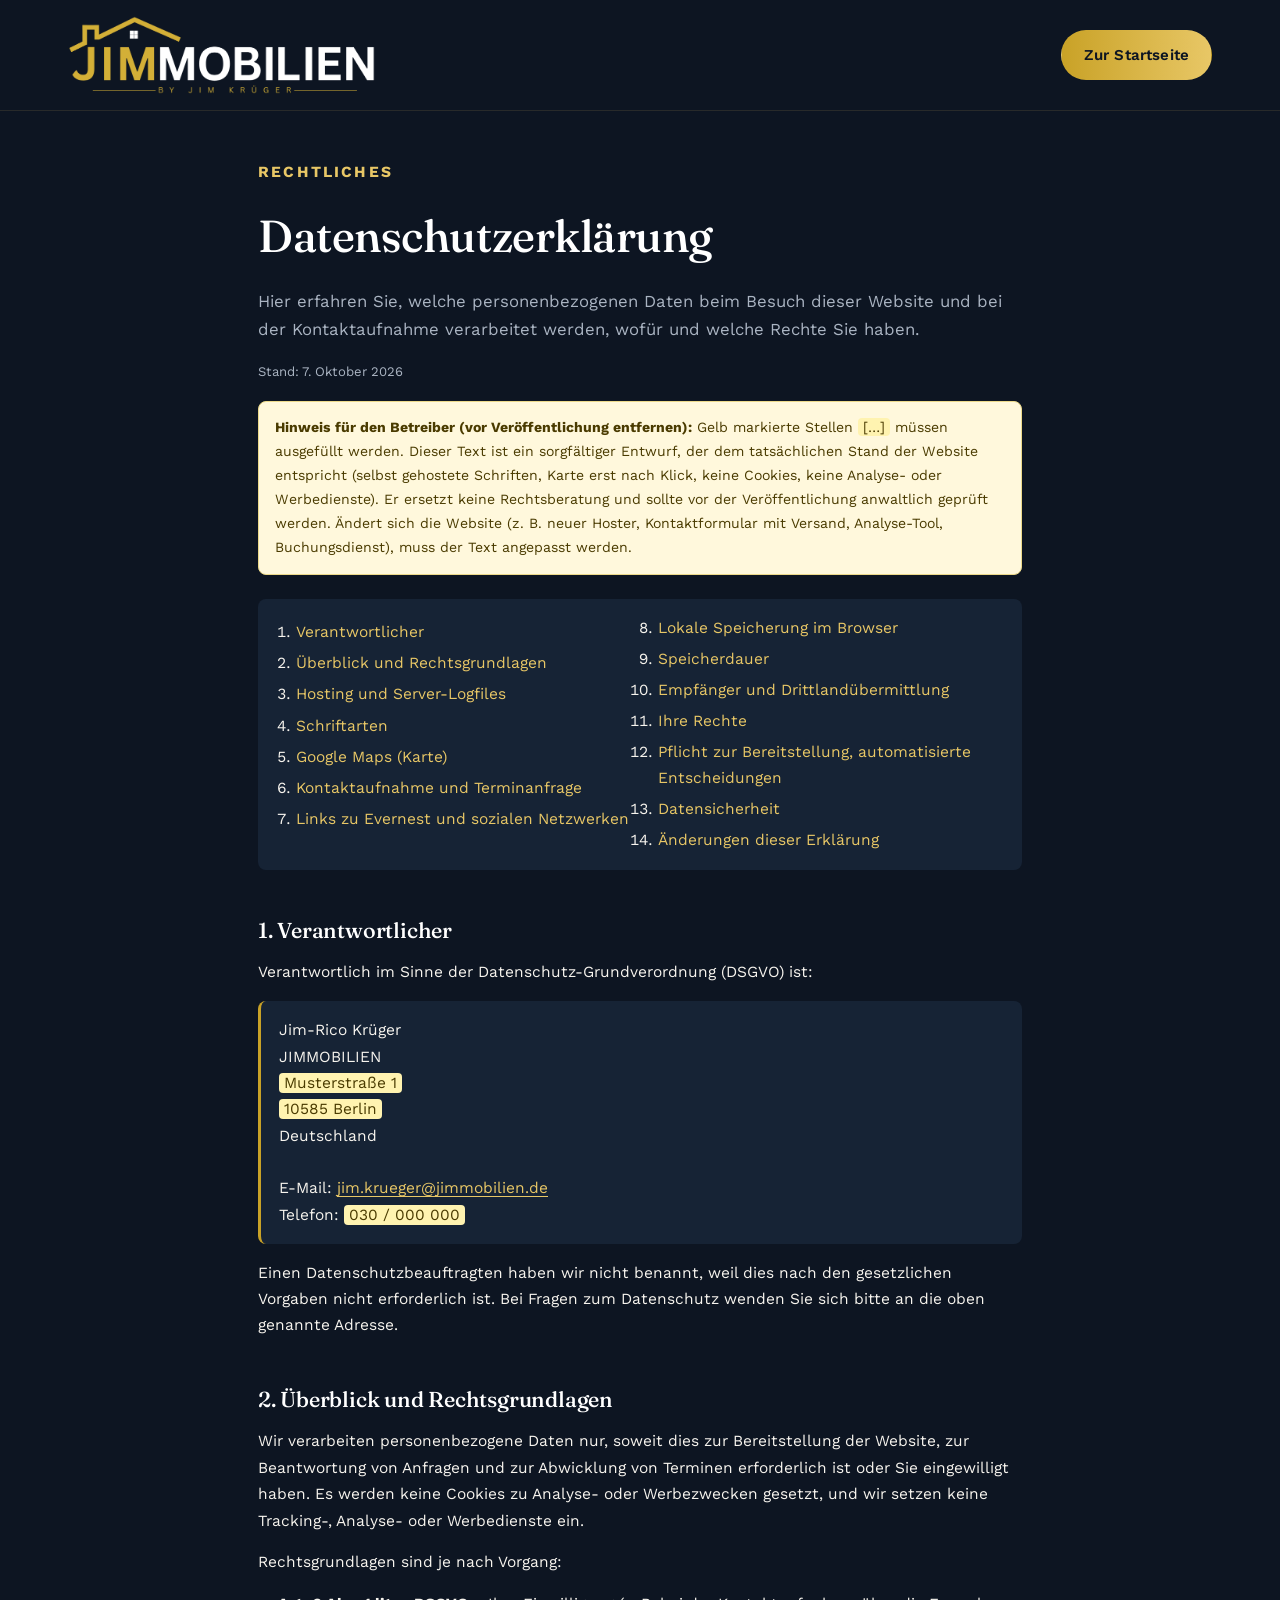
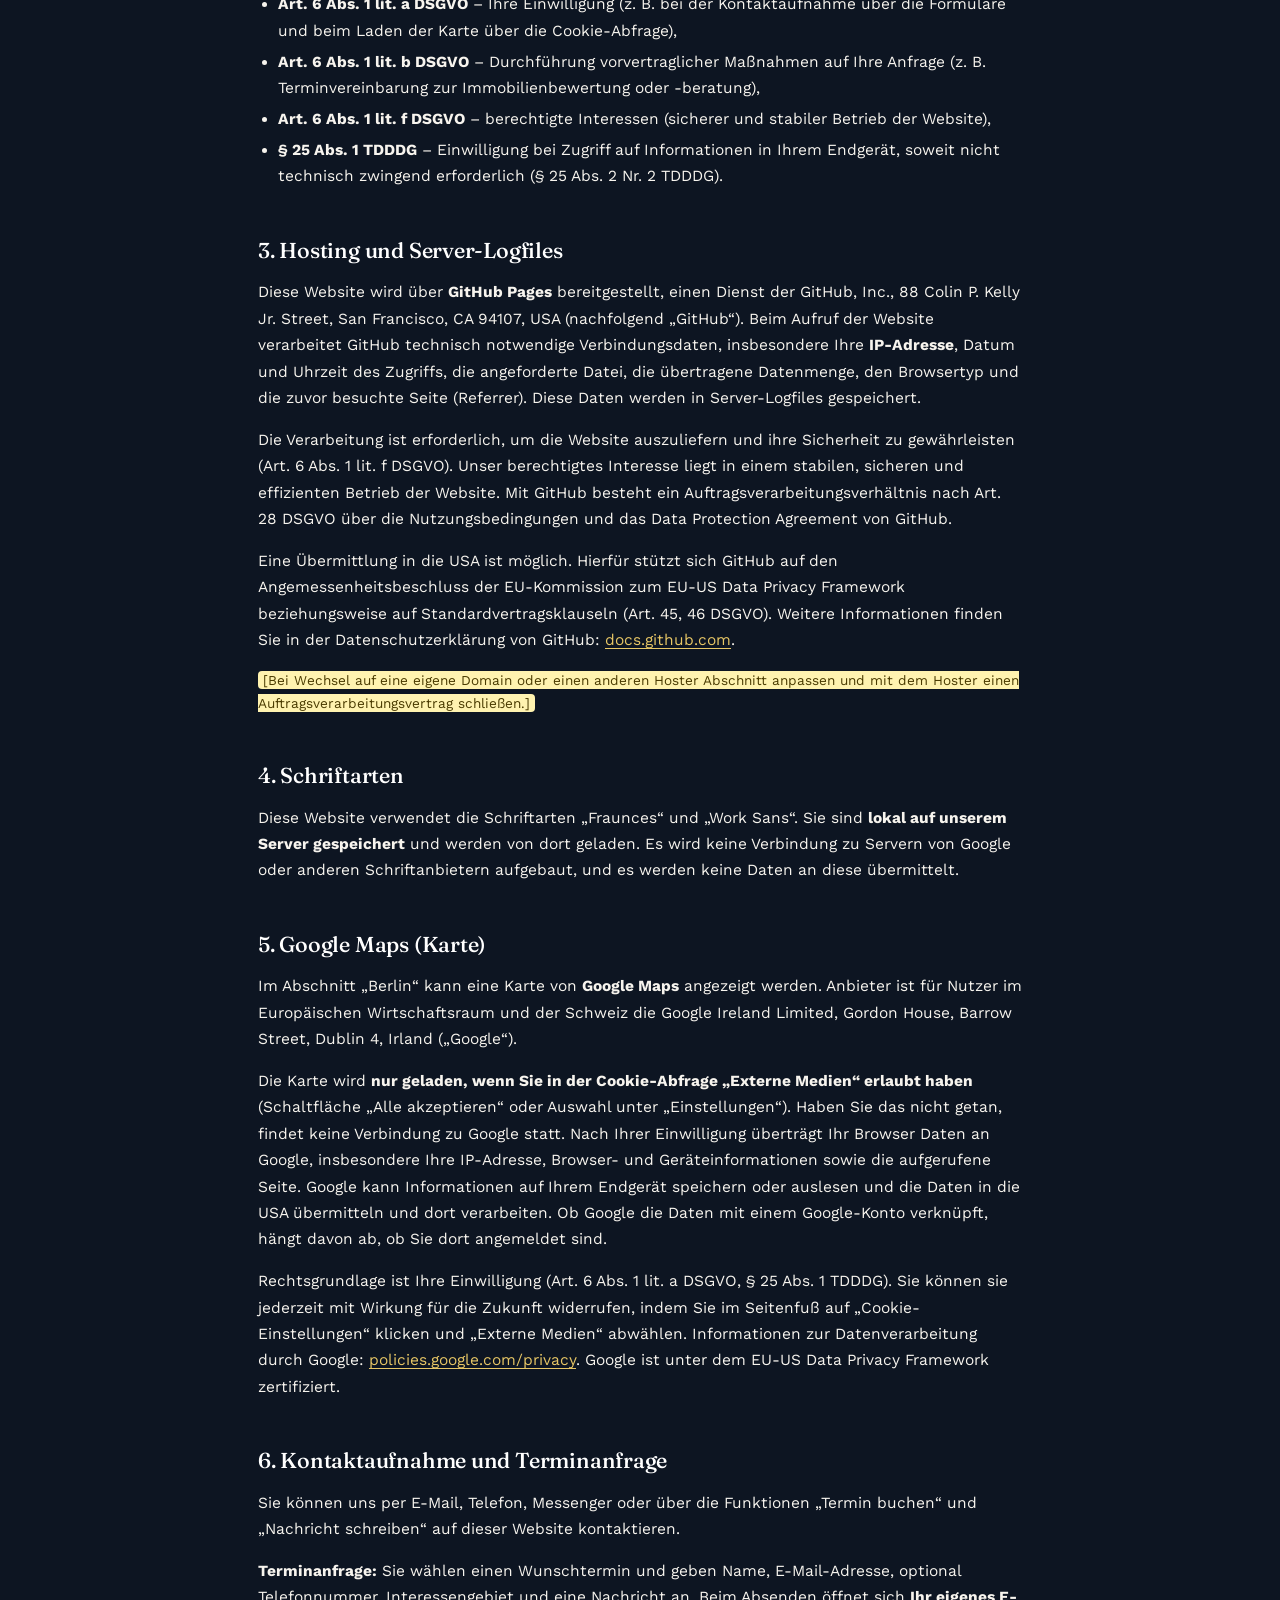
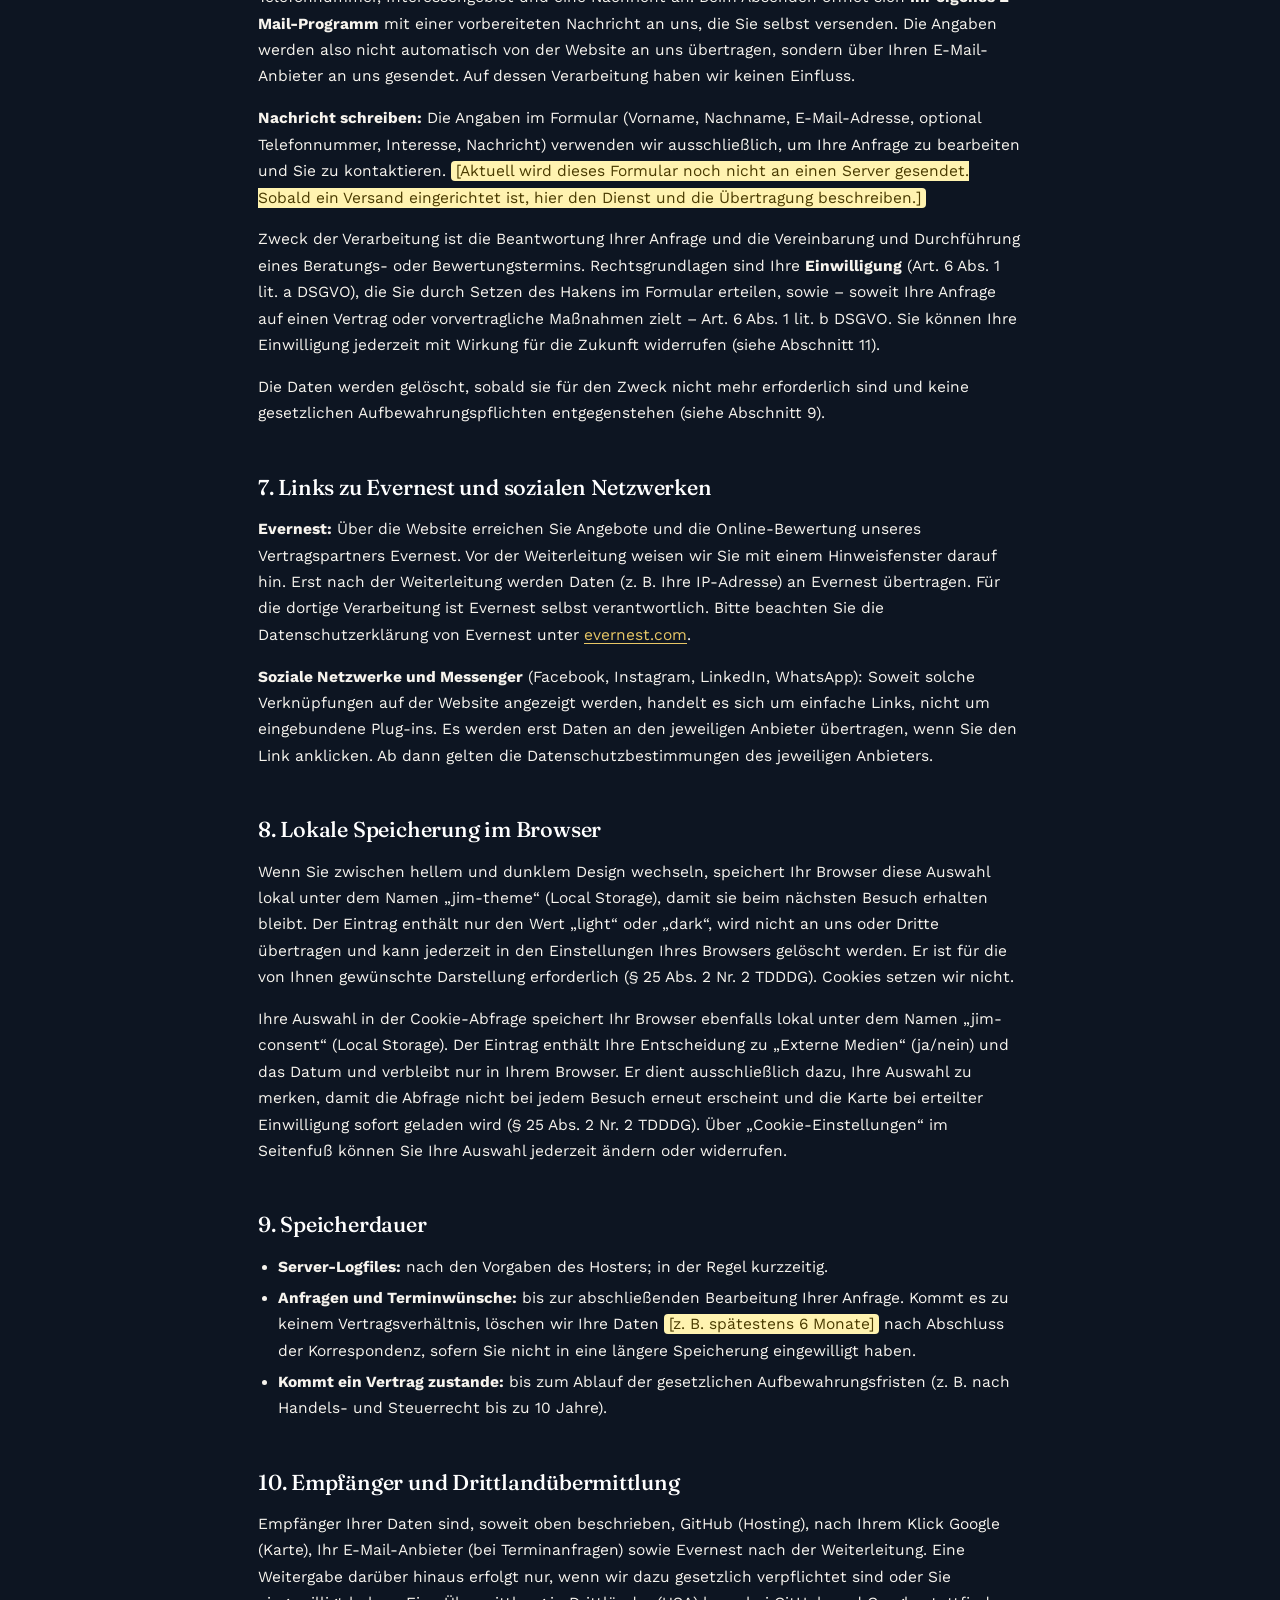
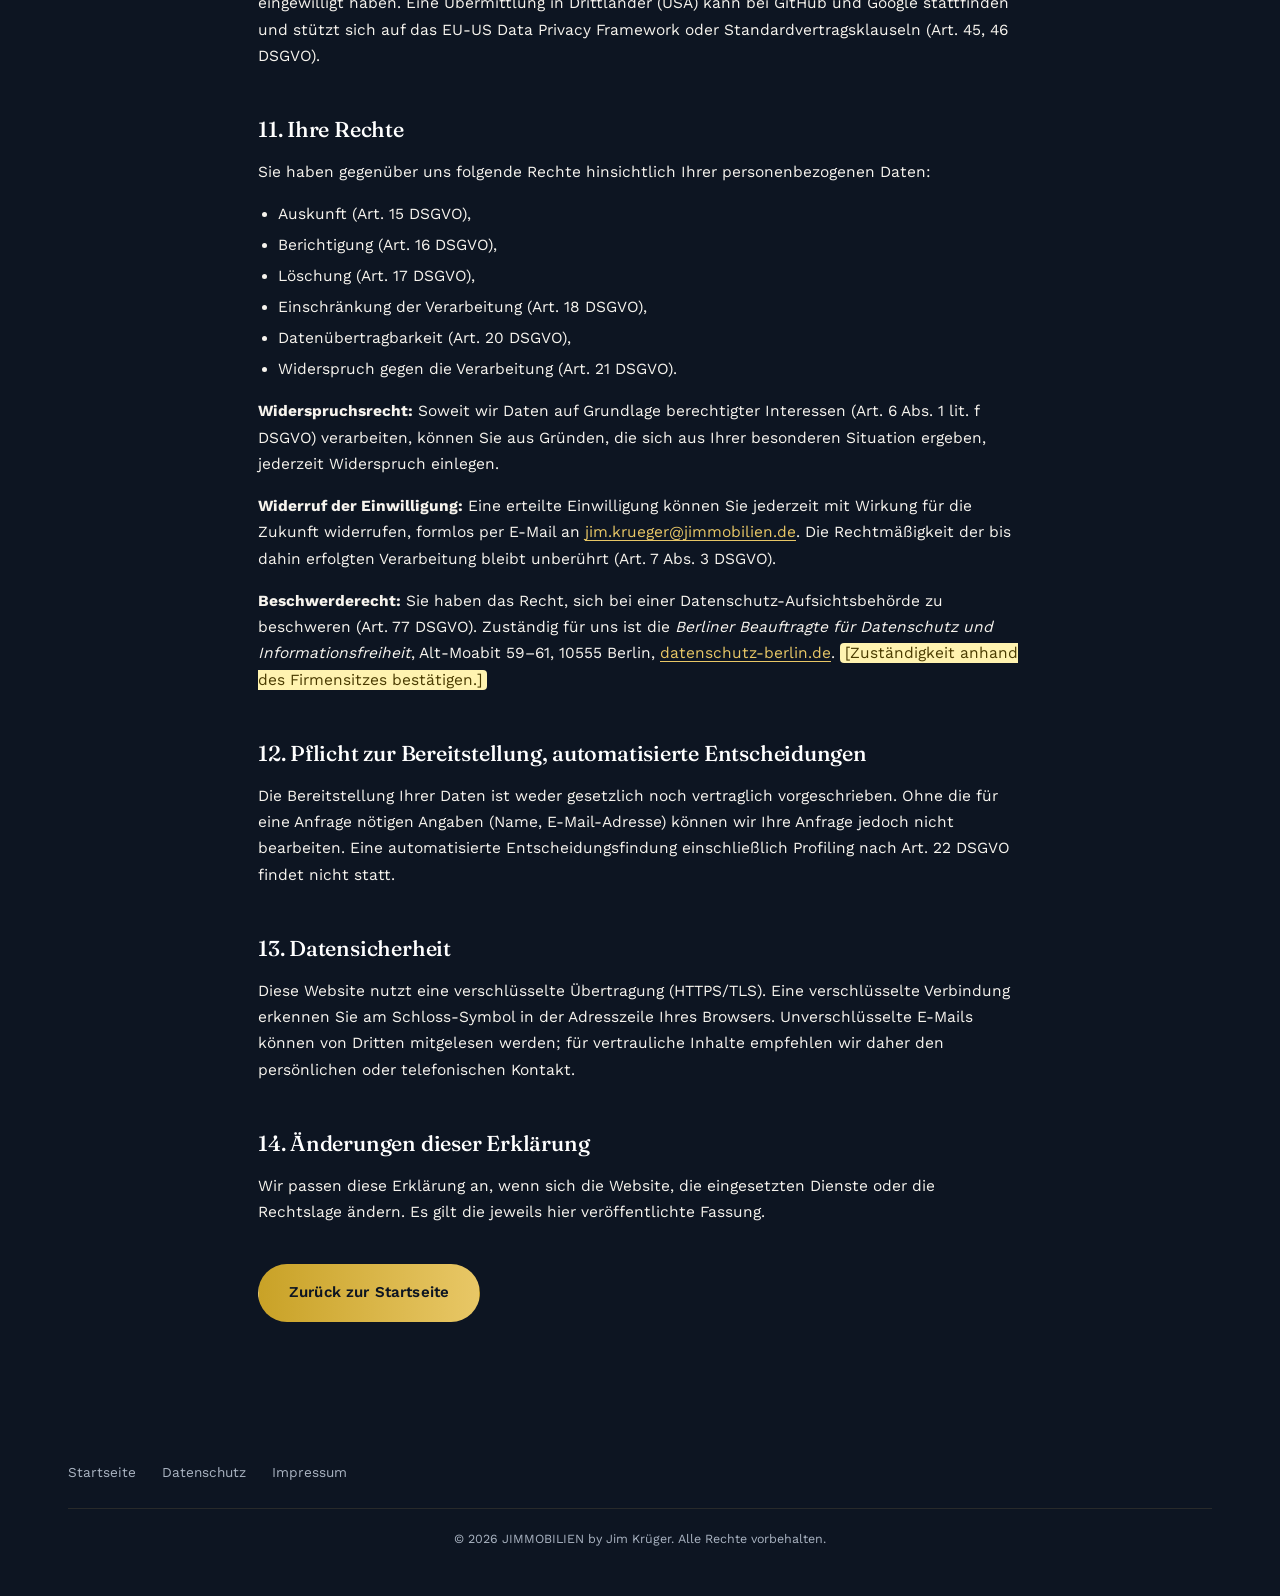
<file: datenschutz.html>
<!DOCTYPE html>
<html lang="de">
<head>
<meta charset="UTF-8">
<meta name="viewport" content="width=device-width, initial-scale=1.0">
<title>Datenschutzerklärung — JIMMOBILIEN by Jim Krüger</title>
<meta name="robots" content="noindex, follow">
<meta name="theme-color" content="#0b1b2b">
<link rel="icon" href="data:,">
<link rel="stylesheet" href="style.css?v=20261007e">
<script>
  (function(){ try { if (localStorage.getItem('jim-theme') === 'light') document.documentElement.setAttribute('data-theme', 'light'); } catch (e) {} })();
</script>
</head>
<body class="legal-page">

<header class="site-header">
  <div class="wrap header-inner">
    <a href="index.html" class="brand" aria-label="JIMMOBILIEN — zur Startseite">
      <img src="assets/logo-v2-trimmed.png" alt="JIMMOBILIEN — by Jim Krüger" class="brand-logo logo-light">
      <img src="assets/logo-v2-dark-official.png" alt="JIMMOBILIEN — by Jim Krüger" class="brand-logo logo-dark">
    </a>
    <div class="header-actions">
      <a href="index.html" class="btn btn-gold">Zur Startseite</a>
    </div>
  </div>
</header>

<main class="legal">
  <div class="wrap legal-inner">
    <p class="eyebrow">Rechtliches</p>
    <h1>Datenschutzerklärung</h1>
    <p class="legal-lede">Hier erfahren Sie, welche personenbezogenen Daten beim Besuch dieser Website und bei der Kontaktaufnahme verarbeitet werden, wofür und welche Rechte Sie haben.</p>
    <p class="legal-stand">Stand: 7. Oktober 2026</p>

    <p class="legal-draft"><strong>Hinweis für den Betreiber (vor Veröffentlichung entfernen):</strong> Gelb markierte Stellen <mark class="legal-todo">[…]</mark> müssen ausgefüllt werden. Dieser Text ist ein sorgfältiger Entwurf, der dem tatsächlichen Stand der Website entspricht (selbst gehostete Schriften, Karte erst nach Klick, keine Cookies, keine Analyse- oder Werbedienste). Er ersetzt keine Rechtsberatung und sollte vor der Veröffentlichung anwaltlich geprüft werden. Ändert sich die Website (z.&nbsp;B. neuer Hoster, Kontaktformular mit Versand, Analyse-Tool, Buchungsdienst), muss der Text angepasst werden.</p>

    <nav class="legal-toc" aria-label="Inhalt">
      <ol>
        <li><a href="#verantwortlicher">Verantwortlicher</a></li>
        <li><a href="#ueberblick">Überblick und Rechtsgrundlagen</a></li>
        <li><a href="#hosting">Hosting und Server-Logfiles</a></li>
        <li><a href="#schriften">Schriftarten</a></li>
        <li><a href="#maps">Google Maps (Karte)</a></li>
        <li><a href="#kontakt">Kontaktaufnahme und Terminanfrage</a></li>
        <li><a href="#links">Links zu Evernest und sozialen Netzwerken</a></li>
        <li><a href="#speicher">Lokale Speicherung im Browser</a></li>
        <li><a href="#dauer">Speicherdauer</a></li>
        <li><a href="#empfaenger">Empfänger und Drittlandübermittlung</a></li>
        <li><a href="#rechte">Ihre Rechte</a></li>
        <li><a href="#pflicht">Pflicht zur Bereitstellung, automatisierte Entscheidungen</a></li>
        <li><a href="#sicherheit">Datensicherheit</a></li>
        <li><a href="#aenderungen">Änderungen dieser Erklärung</a></li>
      </ol>
    </nav>

    <section id="verantwortlicher">
      <h2>1. Verantwortlicher</h2>
      <p>Verantwortlich im Sinne der Datenschutz-Grundverordnung (DSGVO) ist:</p>
      <address>
        Jim-Rico Krüger<br>
        JIMMOBILIEN<br>
        <mark class="legal-todo">Musterstraße 1</mark><br>
        <mark class="legal-todo">10585 Berlin</mark><br>
        Deutschland<br><br>
        E-Mail: <a href="mailto:jim.krueger@jimmobilien.de">jim.krueger@jimmobilien.de</a><br>
        Telefon: <mark class="legal-todo">030 / 000 000</mark>
      </address>
      <p>Einen Datenschutzbeauftragten haben wir nicht benannt, weil dies nach den gesetzlichen Vorgaben nicht erforderlich ist. Bei Fragen zum Datenschutz wenden Sie sich bitte an die oben genannte Adresse.</p>
    </section>

    <section id="ueberblick">
      <h2>2. Überblick und Rechtsgrundlagen</h2>
      <p>Wir verarbeiten personenbezogene Daten nur, soweit dies zur Bereitstellung der Website, zur Beantwortung von Anfragen und zur Abwicklung von Terminen erforderlich ist oder Sie eingewilligt haben. Es werden keine Cookies zu Analyse- oder Werbezwecken gesetzt, und wir setzen keine Tracking-, Analyse- oder Werbedienste ein.</p>
      <p>Rechtsgrundlagen sind je nach Vorgang:</p>
      <ul>
        <li><strong>Art. 6 Abs. 1 lit. a DSGVO</strong> – Ihre Einwilligung (z.&nbsp;B. bei der Kontaktaufnahme über die Formulare und beim Laden der Karte über die Cookie-Abfrage),</li>
        <li><strong>Art. 6 Abs. 1 lit. b DSGVO</strong> – Durchführung vorvertraglicher Maßnahmen auf Ihre Anfrage (z.&nbsp;B. Terminvereinbarung zur Immobilienbewertung oder -beratung),</li>
        <li><strong>Art. 6 Abs. 1 lit. f DSGVO</strong> – berechtigte Interessen (sicherer und stabiler Betrieb der Website),</li>
        <li><strong>§ 25 Abs. 1 TDDDG</strong> – Einwilligung bei Zugriff auf Informationen in Ihrem Endgerät, soweit nicht technisch zwingend erforderlich (§ 25 Abs. 2 Nr. 2 TDDDG).</li>
      </ul>
    </section>

    <section id="hosting">
      <h2>3. Hosting und Server-Logfiles</h2>
      <p>Diese Website wird über <strong>GitHub Pages</strong> bereitgestellt, einen Dienst der GitHub, Inc., 88 Colin P. Kelly Jr. Street, San Francisco, CA 94107, USA (nachfolgend „GitHub“). Beim Aufruf der Website verarbeitet GitHub technisch notwendige Verbindungsdaten, insbesondere Ihre <strong>IP-Adresse</strong>, Datum und Uhrzeit des Zugriffs, die angeforderte Datei, die übertragene Datenmenge, den Browsertyp und die zuvor besuchte Seite (Referrer). Diese Daten werden in Server-Logfiles gespeichert.</p>
      <p>Die Verarbeitung ist erforderlich, um die Website auszuliefern und ihre Sicherheit zu gewährleisten (Art. 6 Abs. 1 lit. f DSGVO). Unser berechtigtes Interesse liegt in einem stabilen, sicheren und effizienten Betrieb der Website. Mit GitHub besteht ein Auftragsverarbeitungsverhältnis nach Art. 28 DSGVO über die Nutzungsbedingungen und das Data Protection Agreement von GitHub.</p>
      <p>Eine Übermittlung in die USA ist möglich. Hierfür stützt sich GitHub auf den Angemessenheitsbeschluss der EU-Kommission zum EU-US Data Privacy Framework beziehungsweise auf Standardvertragsklauseln (Art. 45, 46 DSGVO). Weitere Informationen finden Sie in der Datenschutzerklärung von GitHub: <a href="https://docs.github.com/de/site-policy/privacy-policies/github-general-privacy-statement" target="_blank" rel="noopener">docs.github.com</a>.</p>
      <p class="legal-draft-small"><mark class="legal-todo">[Bei Wechsel auf eine eigene Domain oder einen anderen Hoster Abschnitt anpassen und mit dem Hoster einen Auftragsverarbeitungsvertrag schließen.]</mark></p>
    </section>

    <section id="schriften">
      <h2>4. Schriftarten</h2>
      <p>Diese Website verwendet die Schriftarten „Fraunces“ und „Work Sans“. Sie sind <strong>lokal auf unserem Server gespeichert</strong> und werden von dort geladen. Es wird keine Verbindung zu Servern von Google oder anderen Schriftanbietern aufgebaut, und es werden keine Daten an diese übermittelt.</p>
    </section>

    <section id="maps">
      <h2>5. Google Maps (Karte)</h2>
      <p>Im Abschnitt „Berlin“ kann eine Karte von <strong>Google Maps</strong> angezeigt werden. Anbieter ist für Nutzer im Europäischen Wirtschaftsraum und der Schweiz die Google Ireland Limited, Gordon House, Barrow Street, Dublin 4, Irland („Google“).</p>
      <p>Die Karte wird <strong>nur geladen, wenn Sie in der Cookie-Abfrage „Externe Medien“ erlaubt haben</strong> (Schaltfläche „Alle akzeptieren“ oder Auswahl unter „Einstellungen“). Haben Sie das nicht getan, findet keine Verbindung zu Google statt. Nach Ihrer Einwilligung überträgt Ihr Browser Daten an Google, insbesondere Ihre IP-Adresse, Browser- und Geräteinformationen sowie die aufgerufene Seite. Google kann Informationen auf Ihrem Endgerät speichern oder auslesen und die Daten in die USA übermitteln und dort verarbeiten. Ob Google die Daten mit einem Google-Konto verknüpft, hängt davon ab, ob Sie dort angemeldet sind.</p>
      <p>Rechtsgrundlage ist Ihre Einwilligung (Art. 6 Abs. 1 lit. a DSGVO, § 25 Abs. 1 TDDDG). Sie können sie jederzeit mit Wirkung für die Zukunft widerrufen, indem Sie im Seitenfuß auf „Cookie-Einstellungen“ klicken und „Externe Medien“ abwählen. Informationen zur Datenverarbeitung durch Google: <a href="https://policies.google.com/privacy?hl=de" target="_blank" rel="noopener">policies.google.com/privacy</a>. Google ist unter dem EU-US Data Privacy Framework zertifiziert.</p>
    </section>

    <section id="kontakt">
      <h2>6. Kontaktaufnahme und Terminanfrage</h2>
      <p>Sie können uns per E-Mail, Telefon, Messenger oder über die Funktionen „Termin buchen“ und „Nachricht schreiben“ auf dieser Website kontaktieren.</p>
      <p><strong>Terminanfrage:</strong> Sie wählen einen Wunschtermin und geben Name, E-Mail-Adresse, optional Telefonnummer, Interessengebiet und eine Nachricht an. Beim Absenden öffnet sich <strong>Ihr eigenes E-Mail-Programm</strong> mit einer vorbereiteten Nachricht an uns, die Sie selbst versenden. Die Angaben werden also nicht automatisch von der Website an uns übertragen, sondern über Ihren E-Mail-Anbieter an uns gesendet. Auf dessen Verarbeitung haben wir keinen Einfluss.</p>
      <p><strong>Nachricht schreiben:</strong> Die Angaben im Formular (Vorname, Nachname, E-Mail-Adresse, optional Telefonnummer, Interesse, Nachricht) verwenden wir ausschließlich, um Ihre Anfrage zu bearbeiten und Sie zu kontaktieren. <mark class="legal-todo">[Aktuell wird dieses Formular noch nicht an einen Server gesendet. Sobald ein Versand eingerichtet ist, hier den Dienst und die Übertragung beschreiben.]</mark></p>
      <p>Zweck der Verarbeitung ist die Beantwortung Ihrer Anfrage und die Vereinbarung und Durchführung eines Beratungs- oder Bewertungstermins. Rechtsgrundlagen sind Ihre <strong>Einwilligung</strong> (Art. 6 Abs. 1 lit. a DSGVO), die Sie durch Setzen des Hakens im Formular erteilen, sowie – soweit Ihre Anfrage auf einen Vertrag oder vorvertragliche Maßnahmen zielt – Art. 6 Abs. 1 lit. b DSGVO. Sie können Ihre Einwilligung jederzeit mit Wirkung für die Zukunft widerrufen (siehe Abschnitt 11).</p>
      <p>Die Daten werden gelöscht, sobald sie für den Zweck nicht mehr erforderlich sind und keine gesetzlichen Aufbewahrungspflichten entgegenstehen (siehe Abschnitt 9).</p>
    </section>

    <section id="links">
      <h2>7. Links zu Evernest und sozialen Netzwerken</h2>
      <p><strong>Evernest:</strong> Über die Website erreichen Sie Angebote und die Online-Bewertung unseres Vertragspartners Evernest. Vor der Weiterleitung weisen wir Sie mit einem Hinweisfenster darauf hin. Erst nach der Weiterleitung werden Daten (z.&nbsp;B. Ihre IP-Adresse) an Evernest übertragen. Für die dortige Verarbeitung ist Evernest selbst verantwortlich. Bitte beachten Sie die Datenschutzerklärung von Evernest unter <a href="https://www.evernest.com" target="_blank" rel="noopener">evernest.com</a>.</p>
      <p><strong>Soziale Netzwerke und Messenger</strong> (Facebook, Instagram, LinkedIn, WhatsApp): Soweit solche Verknüpfungen auf der Website angezeigt werden, handelt es sich um einfache Links, nicht um eingebundene Plug-ins. Es werden erst Daten an den jeweiligen Anbieter übertragen, wenn Sie den Link anklicken. Ab dann gelten die Datenschutzbestimmungen des jeweiligen Anbieters.</p>
    </section>

    <section id="speicher">
      <h2>8. Lokale Speicherung im Browser</h2>
      <p>Wenn Sie zwischen hellem und dunklem Design wechseln, speichert Ihr Browser diese Auswahl lokal unter dem Namen „jim-theme“ (Local Storage), damit sie beim nächsten Besuch erhalten bleibt. Der Eintrag enthält nur den Wert „light“ oder „dark“, wird nicht an uns oder Dritte übertragen und kann jederzeit in den Einstellungen Ihres Browsers gelöscht werden. Er ist für die von Ihnen gewünschte Darstellung erforderlich (§ 25 Abs. 2 Nr. 2 TDDDG). Cookies setzen wir nicht.</p>
      <p>Ihre Auswahl in der Cookie-Abfrage speichert Ihr Browser ebenfalls lokal unter dem Namen „jim-consent“ (Local Storage). Der Eintrag enthält Ihre Entscheidung zu „Externe Medien“ (ja/nein) und das Datum und verbleibt nur in Ihrem Browser. Er dient ausschließlich dazu, Ihre Auswahl zu merken, damit die Abfrage nicht bei jedem Besuch erneut erscheint und die Karte bei erteilter Einwilligung sofort geladen wird (§ 25 Abs. 2 Nr. 2 TDDDG). Über „Cookie-Einstellungen“ im Seitenfuß können Sie Ihre Auswahl jederzeit ändern oder widerrufen.</p>
    </section>

    <section id="dauer">
      <h2>9. Speicherdauer</h2>
      <ul>
        <li><strong>Server-Logfiles:</strong> nach den Vorgaben des Hosters; in der Regel kurzzeitig.</li>
        <li><strong>Anfragen und Terminwünsche:</strong> bis zur abschließenden Bearbeitung Ihrer Anfrage. Kommt es zu keinem Vertragsverhältnis, löschen wir Ihre Daten <mark class="legal-todo">[z.&nbsp;B. spätestens 6 Monate]</mark> nach Abschluss der Korrespondenz, sofern Sie nicht in eine längere Speicherung eingewilligt haben.</li>
        <li><strong>Kommt ein Vertrag zustande:</strong> bis zum Ablauf der gesetzlichen Aufbewahrungsfristen (z.&nbsp;B. nach Handels- und Steuerrecht bis zu 10 Jahre).</li>
      </ul>
    </section>

    <section id="empfaenger">
      <h2>10. Empfänger und Drittlandübermittlung</h2>
      <p>Empfänger Ihrer Daten sind, soweit oben beschrieben, GitHub (Hosting), nach Ihrem Klick Google (Karte), Ihr E-Mail-Anbieter (bei Terminanfragen) sowie Evernest nach der Weiterleitung. Eine Weitergabe darüber hinaus erfolgt nur, wenn wir dazu gesetzlich verpflichtet sind oder Sie eingewilligt haben. Eine Übermittlung in Drittländer (USA) kann bei GitHub und Google stattfinden und stützt sich auf das EU-US Data Privacy Framework oder Standardvertragsklauseln (Art. 45, 46 DSGVO).</p>
    </section>

    <section id="rechte">
      <h2>11. Ihre Rechte</h2>
      <p>Sie haben gegenüber uns folgende Rechte hinsichtlich Ihrer personenbezogenen Daten:</p>
      <ul>
        <li>Auskunft (Art. 15 DSGVO),</li>
        <li>Berichtigung (Art. 16 DSGVO),</li>
        <li>Löschung (Art. 17 DSGVO),</li>
        <li>Einschränkung der Verarbeitung (Art. 18 DSGVO),</li>
        <li>Datenübertragbarkeit (Art. 20 DSGVO),</li>
        <li>Widerspruch gegen die Verarbeitung (Art. 21 DSGVO).</li>
      </ul>
      <p><strong>Widerspruchsrecht:</strong> Soweit wir Daten auf Grundlage berechtigter Interessen (Art. 6 Abs. 1 lit. f DSGVO) verarbeiten, können Sie aus Gründen, die sich aus Ihrer besonderen Situation ergeben, jederzeit Widerspruch einlegen.</p>
      <p><strong>Widerruf der Einwilligung:</strong> Eine erteilte Einwilligung können Sie jederzeit mit Wirkung für die Zukunft widerrufen, formlos per E-Mail an <a href="mailto:jim.krueger@jimmobilien.de">jim.krueger@jimmobilien.de</a>. Die Rechtmäßigkeit der bis dahin erfolgten Verarbeitung bleibt unberührt (Art. 7 Abs. 3 DSGVO).</p>
      <p><strong>Beschwerderecht:</strong> Sie haben das Recht, sich bei einer Datenschutz-Aufsichtsbehörde zu beschweren (Art. 77 DSGVO). Zuständig für uns ist die <em>Berliner Beauftragte für Datenschutz und Informationsfreiheit</em>, Alt-Moabit 59–61, 10555 Berlin, <a href="https://www.datenschutz-berlin.de" target="_blank" rel="noopener">datenschutz-berlin.de</a>. <mark class="legal-todo">[Zuständigkeit anhand des Firmensitzes bestätigen.]</mark></p>
    </section>

    <section id="pflicht">
      <h2>12. Pflicht zur Bereitstellung, automatisierte Entscheidungen</h2>
      <p>Die Bereitstellung Ihrer Daten ist weder gesetzlich noch vertraglich vorgeschrieben. Ohne die für eine Anfrage nötigen Angaben (Name, E-Mail-Adresse) können wir Ihre Anfrage jedoch nicht bearbeiten. Eine automatisierte Entscheidungsfindung einschließlich Profiling nach Art. 22 DSGVO findet nicht statt.</p>
    </section>

    <section id="sicherheit">
      <h2>13. Datensicherheit</h2>
      <p>Diese Website nutzt eine verschlüsselte Übertragung (HTTPS/TLS). Eine verschlüsselte Verbindung erkennen Sie am Schloss-Symbol in der Adresszeile Ihres Browsers. Unverschlüsselte E-Mails können von Dritten mitgelesen werden; für vertrauliche Inhalte empfehlen wir daher den persönlichen oder telefonischen Kontakt.</p>
    </section>

    <section id="aenderungen">
      <h2>14. Änderungen dieser Erklärung</h2>
      <p>Wir passen diese Erklärung an, wenn sich die Website, die eingesetzten Dienste oder die Rechtslage ändern. Es gilt die jeweils hier veröffentlichte Fassung.</p>
    </section>

    <p class="legal-back"><a class="btn btn-gold" href="index.html">Zurück zur Startseite</a></p>
  </div>
</main>

<footer class="site-footer">
  <div class="wrap footer-inner">
    <nav class="footer-nav" aria-label="Footer-Navigation">
      <a href="index.html">Startseite</a>
      <a href="datenschutz.html">Datenschutz</a>
      <a href="impressum.html">Impressum</a>
    </nav>
    <p class="footer-copy">© <span id="year"></span> JIMMOBILIEN by Jim Krüger. Alle Rechte vorbehalten.</p>
  </div>
</footer>
<script>document.getElementById('year').textContent = new Date().getFullYear();</script>
</body>
</html>
</file>
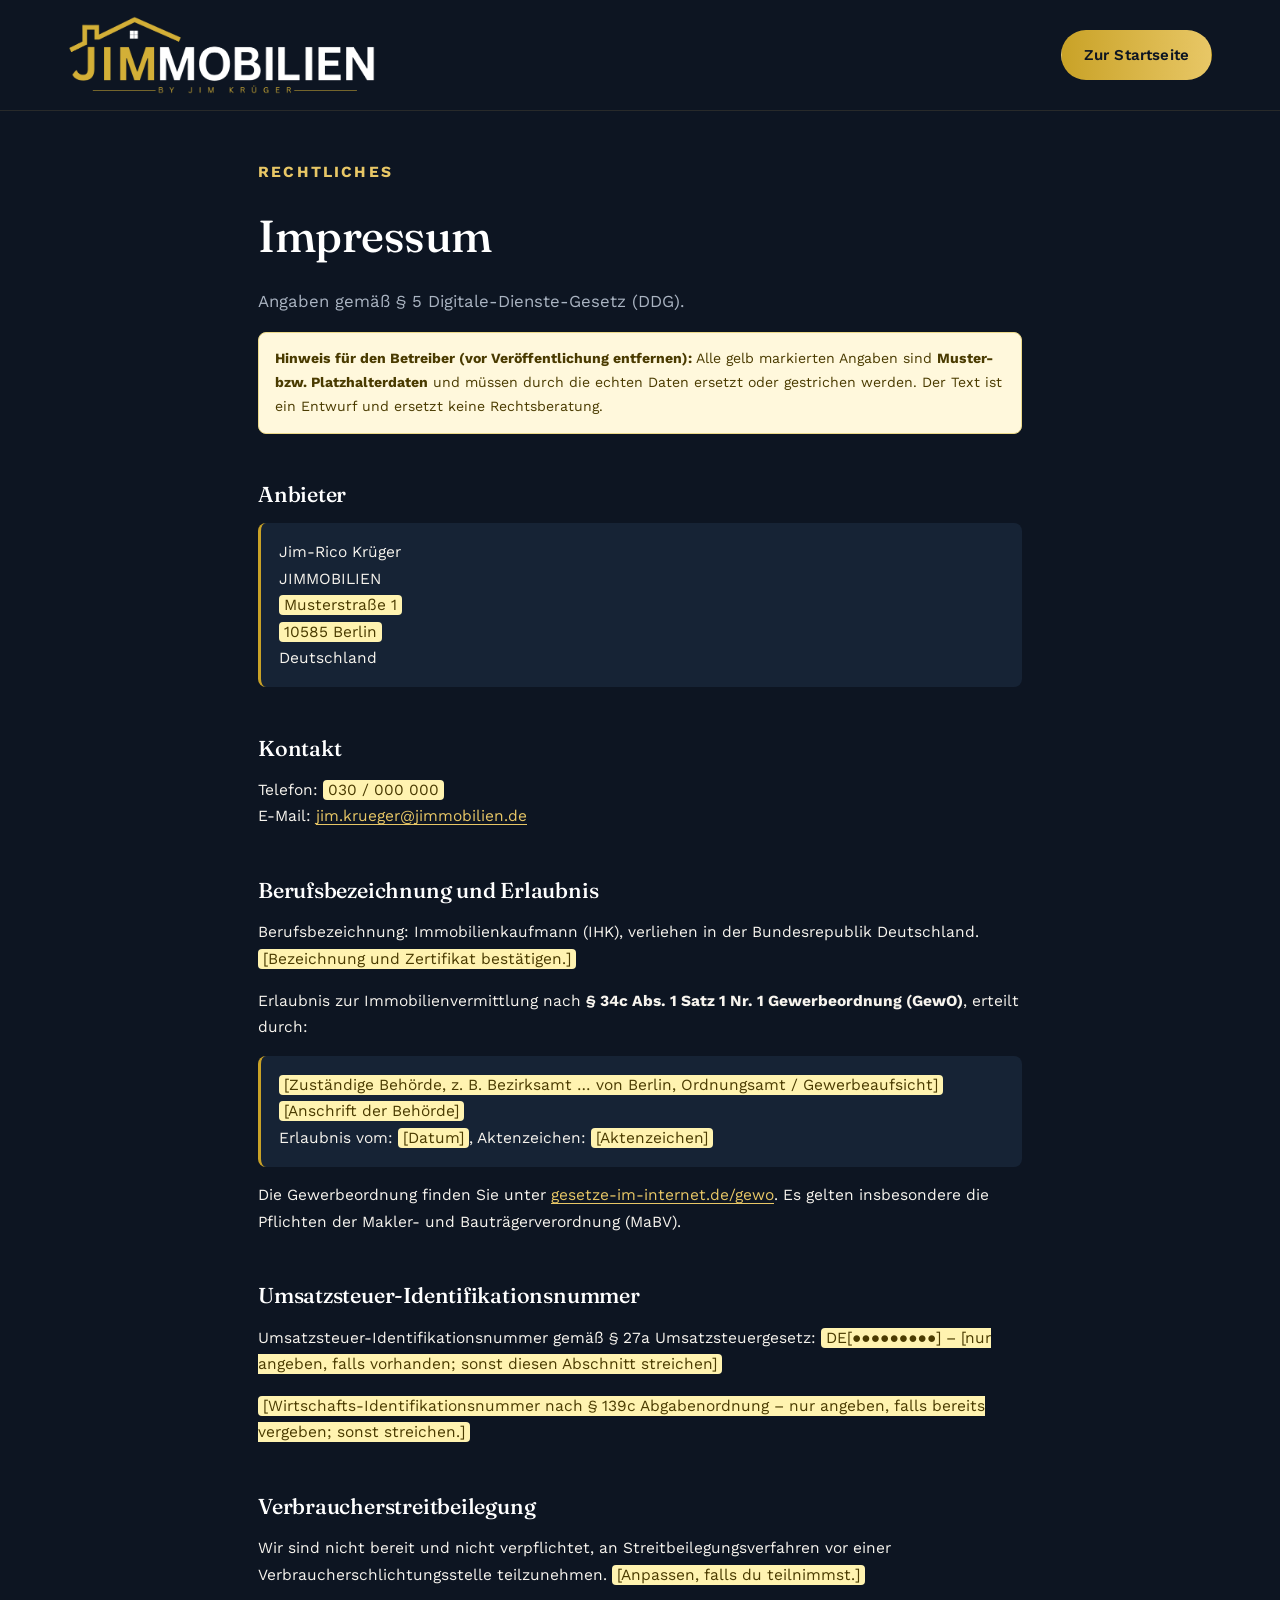
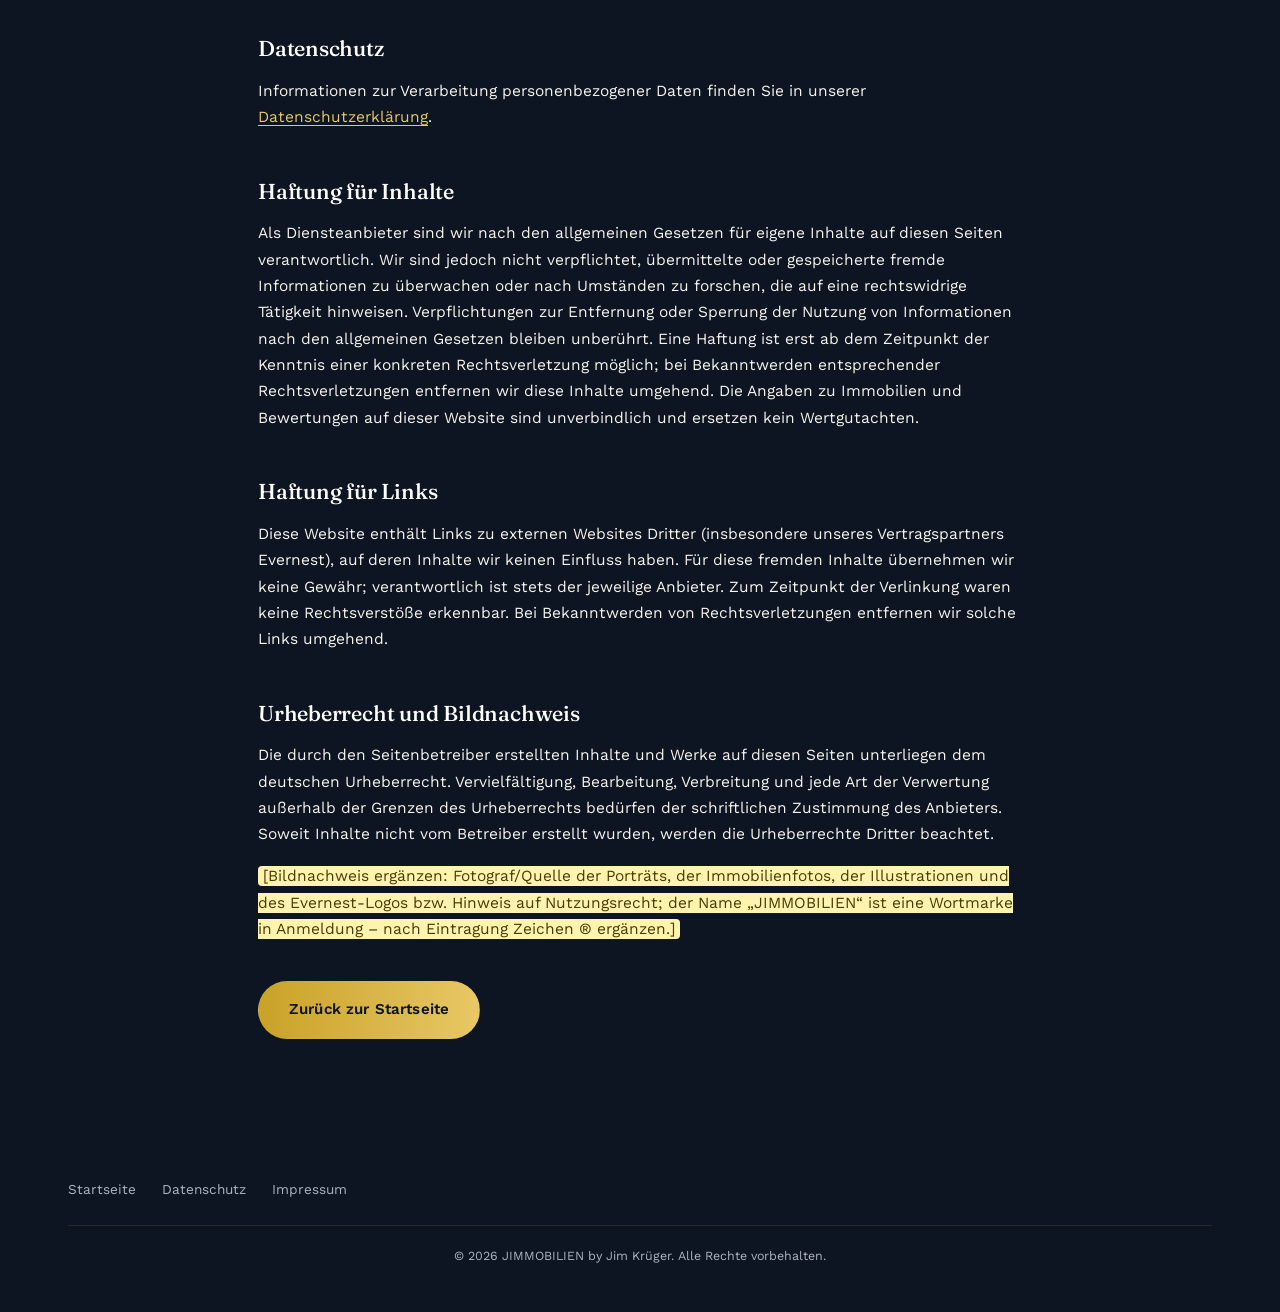
<file: impressum.html>
<!DOCTYPE html>
<html lang="de">
<head>
<meta charset="UTF-8">
<meta name="viewport" content="width=device-width, initial-scale=1.0">
<title>Impressum — JIMMOBILIEN by Jim Krüger</title>
<meta name="robots" content="noindex, follow">
<meta name="theme-color" content="#0b1b2b">
<link rel="icon" href="data:,">
<link rel="stylesheet" href="style.css?v=20261007e">
<script>
  (function(){ try { if (localStorage.getItem('jim-theme') === 'light') document.documentElement.setAttribute('data-theme', 'light'); } catch (e) {} })();
</script>
</head>
<body class="legal-page">

<header class="site-header">
  <div class="wrap header-inner">
    <a href="index.html" class="brand" aria-label="JIMMOBILIEN — zur Startseite">
      <img src="assets/logo-v2-trimmed.png" alt="JIMMOBILIEN — by Jim Krüger" class="brand-logo logo-light">
      <img src="assets/logo-v2-dark-official.png" alt="JIMMOBILIEN — by Jim Krüger" class="brand-logo logo-dark">
    </a>
    <div class="header-actions">
      <a href="index.html" class="btn btn-gold">Zur Startseite</a>
    </div>
  </div>
</header>

<main class="legal">
  <div class="wrap legal-inner">
    <p class="eyebrow">Rechtliches</p>
    <h1>Impressum</h1>
    <p class="legal-lede">Angaben gemäß § 5 Digitale-Dienste-Gesetz (DDG).</p>

    <p class="legal-draft"><strong>Hinweis für den Betreiber (vor Veröffentlichung entfernen):</strong> Alle gelb markierten Angaben sind <strong>Muster- bzw. Platzhalterdaten</strong> und müssen durch die echten Daten ersetzt oder gestrichen werden. Der Text ist ein Entwurf und ersetzt keine Rechtsberatung.</p>

    <section>
      <h2>Anbieter</h2>
      <address>
        Jim-Rico Krüger<br>
        JIMMOBILIEN<br>
        <mark class="legal-todo">Musterstraße 1</mark><br>
        <mark class="legal-todo">10585 Berlin</mark><br>
        Deutschland
      </address>
    </section>

    <section>
      <h2>Kontakt</h2>
      <p>
        Telefon: <mark class="legal-todo">030 / 000 000</mark><br>
        E-Mail: <a href="mailto:jim.krueger@jimmobilien.de">jim.krueger@jimmobilien.de</a>
      </p>
    </section>

    <section>
      <h2>Berufsbezeichnung und Erlaubnis</h2>
      <p>Berufsbezeichnung: Immobilienkaufmann (IHK), verliehen in der Bundesrepublik Deutschland. <mark class="legal-todo">[Bezeichnung und Zertifikat bestätigen.]</mark></p>
      <p>Erlaubnis zur Immobilienvermittlung nach <strong>§ 34c Abs. 1 Satz 1 Nr. 1 Gewerbeordnung (GewO)</strong>, erteilt durch:</p>
      <address>
        <mark class="legal-todo">[Zuständige Behörde, z.&nbsp;B. Bezirksamt … von Berlin, Ordnungsamt / Gewerbeaufsicht]</mark><br>
        <mark class="legal-todo">[Anschrift der Behörde]</mark><br>
        Erlaubnis vom: <mark class="legal-todo">[Datum]</mark>, Aktenzeichen: <mark class="legal-todo">[Aktenzeichen]</mark>
      </address>
      <p>Die Gewerbeordnung finden Sie unter <a href="https://www.gesetze-im-internet.de/gewo/" target="_blank" rel="noopener">gesetze-im-internet.de/gewo</a>. Es gelten insbesondere die Pflichten der Makler- und Bauträgerverordnung (MaBV).</p>
    </section>

    <section>
      <h2>Umsatzsteuer-Identifikationsnummer</h2>
      <p>Umsatzsteuer-Identifikationsnummer gemäß § 27a Umsatzsteuergesetz: <mark class="legal-todo">DE[●●●●●●●●●] – [nur angeben, falls vorhanden; sonst diesen Abschnitt streichen]</mark></p>
      <p><mark class="legal-todo">[Wirtschafts-Identifikationsnummer nach § 139c Abgabenordnung – nur angeben, falls bereits vergeben; sonst streichen.]</mark></p>
    </section>

    <section>
      <h2>Verbraucherstreitbeilegung</h2>
      <p>Wir sind nicht bereit und nicht verpflichtet, an Streitbeilegungsverfahren vor einer Verbraucherschlichtungsstelle teilzunehmen. <mark class="legal-todo">[Anpassen, falls du teilnimmst.]</mark></p>
    </section>

    <section>
      <h2>Datenschutz</h2>
      <p>Informationen zur Verarbeitung personenbezogener Daten finden Sie in unserer <a href="datenschutz.html">Datenschutzerklärung</a>.</p>
    </section>

    <section>
      <h2>Haftung für Inhalte</h2>
      <p>Als Diensteanbieter sind wir nach den allgemeinen Gesetzen für eigene Inhalte auf diesen Seiten verantwortlich. Wir sind jedoch nicht verpflichtet, übermittelte oder gespeicherte fremde Informationen zu überwachen oder nach Umständen zu forschen, die auf eine rechtswidrige Tätigkeit hinweisen. Verpflichtungen zur Entfernung oder Sperrung der Nutzung von Informationen nach den allgemeinen Gesetzen bleiben unberührt. Eine Haftung ist erst ab dem Zeitpunkt der Kenntnis einer konkreten Rechtsverletzung möglich; bei Bekanntwerden entsprechender Rechtsverletzungen entfernen wir diese Inhalte umgehend. Die Angaben zu Immobilien und Bewertungen auf dieser Website sind unverbindlich und ersetzen kein Wertgutachten.</p>
    </section>

    <section>
      <h2>Haftung für Links</h2>
      <p>Diese Website enthält Links zu externen Websites Dritter (insbesondere unseres Vertragspartners Evernest), auf deren Inhalte wir keinen Einfluss haben. Für diese fremden Inhalte übernehmen wir keine Gewähr; verantwortlich ist stets der jeweilige Anbieter. Zum Zeitpunkt der Verlinkung waren keine Rechtsverstöße erkennbar. Bei Bekanntwerden von Rechtsverletzungen entfernen wir solche Links umgehend.</p>
    </section>

    <section>
      <h2>Urheberrecht und Bildnachweis</h2>
      <p>Die durch den Seitenbetreiber erstellten Inhalte und Werke auf diesen Seiten unterliegen dem deutschen Urheberrecht. Vervielfältigung, Bearbeitung, Verbreitung und jede Art der Verwertung außerhalb der Grenzen des Urheberrechts bedürfen der schriftlichen Zustimmung des Anbieters. Soweit Inhalte nicht vom Betreiber erstellt wurden, werden die Urheberrechte Dritter beachtet.</p>
      <p><mark class="legal-todo">[Bildnachweis ergänzen: Fotograf/Quelle der Porträts, der Immobilienfotos, der Illustrationen und des Evernest-Logos bzw. Hinweis auf Nutzungsrecht; der Name „JIMMOBILIEN“ ist eine Wortmarke in Anmeldung – nach Eintragung Zeichen ® ergänzen.]</mark></p>
    </section>

    <p class="legal-back"><a class="btn btn-gold" href="index.html">Zurück zur Startseite</a></p>
  </div>
</main>

<footer class="site-footer">
  <div class="wrap footer-inner">
    <nav class="footer-nav" aria-label="Footer-Navigation">
      <a href="index.html">Startseite</a>
      <a href="datenschutz.html">Datenschutz</a>
      <a href="impressum.html">Impressum</a>
    </nav>
    <p class="footer-copy">© <span id="year"></span> JIMMOBILIEN by Jim Krüger. Alle Rechte vorbehalten.</p>
  </div>
</footer>
<script>document.getElementById('year').textContent = new Date().getFullYear();</script>
</body>
</html>
</file>
<file: style.css>
/* ==========================================================
   JIMMOBILIEN — v3
   Dark hero with cutout portrait + trust badges (Amelia-Homes-
   style formula), executed in the brand's own navy/gold system.
   Display: Fraunces · Body: Work Sans
   ========================================================== */

/* Fonts are self-hosted (no connection to Google Fonts) */
@font-face{ font-family:'Fraunces'; font-style:normal; font-weight:100 900; font-display:swap; src:url('assets/fonts/fraunces-latin-opsz-normal.woff2') format('woff2'); }
@font-face{ font-family:'Fraunces'; font-style:italic; font-weight:100 900; font-display:swap; src:url('assets/fonts/fraunces-latin-opsz-italic.woff2') format('woff2'); }
@font-face{ font-family:'Work Sans'; font-style:normal; font-weight:100 900; font-display:swap; src:url('assets/fonts/work-sans-latin-wght-normal.woff2') format('woff2'); }

:root{
  --navy: #0d1522;
  --navy-2: #162335;
  --navy-3: #1d2d47;
  --ink: #14212f;
  --cream: #f7f4ee;
  --cream-2: #efe8d8;
  --paper: #ffffff;
  --gold-1: #c9a227;
  --gold-2: #e8c766;
  --gold-line: linear-gradient(90deg, var(--gold-1), var(--gold-2));
  --gold-ink: #96741c;
  --muted: #5c6370;
  --muted-on-navy: #aab4c2;
  --radius: 14px;
  --radius-sm: 8px;
  --maxw: 1200px;
  --shadow: 0 20px 44px -20px rgba(13,21,34,.22);
  --shadow-lg: 0 34px 70px -24px rgba(13,21,34,.4);
  --ease: cubic-bezier(.22,.61,.36,1);
}

*,*::before,*::after{ box-sizing:border-box; }
html{ scroll-behavior:smooth; }
body{
  margin:0; font-family:'Work Sans', sans-serif; color:var(--ink);
  background:var(--paper); -webkit-font-smoothing:antialiased;
  font-size:16px; line-height:1.65;
}
img{ max-width:100%; display:block; }
a{ color:inherit; text-decoration:none; }
h1,h2,h3{ font-family:'Fraunces', serif; font-weight:500; margin:0 0 .5em; letter-spacing:-.01em; color:var(--navy); }
p{ margin:0 0 1em; }
ul{ margin:0; padding:0; list-style:none; }
.wrap{ max-width:var(--maxw); margin:0 auto; padding:0 28px; }

.skip-link{ position:absolute; left:-999px; top:0; background:var(--navy); color:var(--cream); padding:12px 20px; z-index:1000; }
.skip-link:focus{ left:12px; top:12px; }
:focus-visible{ outline:2px solid var(--gold-1); outline-offset:3px; }

@media (prefers-reduced-motion: reduce){
  html{ scroll-behavior:auto; }
  *{ animation-duration:.001ms !important; animation-iteration-count:1 !important; transition-duration:.001ms !important; }
}

.eyebrow{ font-size:.78rem; text-transform:uppercase; letter-spacing:.14em; color:var(--gold-ink); font-weight:700; margin:0 0 14px; }
.eyebrow-light{ color:var(--gold-2); }

/* ---------- Buttons ---------- */
.btn{
  display:inline-flex; align-items:center; gap:10px; justify-content:center;
  padding:15px 30px; border-radius:100px; font-weight:600; font-size:.94rem;
  letter-spacing:.01em; border:1px solid transparent; cursor:pointer; white-space:nowrap;
  transition:transform .25s var(--ease), box-shadow .25s var(--ease), background .25s var(--ease), color .25s var(--ease), border-color .25s var(--ease);
}
.btn svg{ width:18px; height:18px; flex-shrink:0; }
.btn-gold{ background:var(--gold-line); color:var(--navy); }
.btn-gold:hover{ transform:translateY(-2px); box-shadow:0 14px 28px -10px rgba(201,162,39,.5); }
.btn-lg{ padding:17px 36px; }   /* font-size: one size for every button (.btn, .94rem) */
.btn-ghost{ background:rgba(247,244,238,.06); color:var(--paper); border-color:rgba(247,244,238,.28); }
.btn-ghost:hover{ border-color:var(--gold-2); color:var(--gold-2); background:rgba(232,199,102,.08); }
.btn-outline{ background:transparent; color:var(--navy); border-color:var(--navy); }
.btn-outline-orange{ color:#e8792e; border-color:#e8792e; }
.btn-outline-orange:hover{ background:#e8792e; color:#fff; }
.btn-outline:hover{ background:var(--navy); color:var(--cream); }
.btn-block{ width:100%; }

/* ==========================================================
   HEADER
   ========================================================== */
.site-header{ position:sticky; top:0; z-index:100; background:var(--navy); border-bottom:1px solid rgba(232,199,102,.12); }
.header-inner{ display:flex; align-items:center; justify-content:space-between; height:110px; flex-wrap:nowrap; }
.brand-logo{ height:78px; width:auto; }
.header-actions{ display:flex; align-items:center; gap:14px; flex-shrink:0; }
.header-phone{
  display:none; align-items:center; justify-content:center; width:44px; height:44px;
  border-radius:100px; background:rgba(247,244,238,.06); border:1px solid rgba(232,199,102,.18);
  color:var(--gold-2); flex-shrink:0; transition:background .25s, border-color .25s, color .25s;
}
.header-phone svg{ width:19px; height:19px; }
.header-phone:hover{ background:rgba(232,199,102,.1); border-color:var(--gold-1); }

.logo-dark{ display:none; }

.theme-toggle{
  position:relative; width:44px; height:44px; border-radius:100px;
  background:rgba(247,244,238,.06); border:1px solid rgba(232,199,102,.18);
  display:flex; align-items:center; justify-content:center; cursor:pointer;
  color:var(--gold-2); flex-shrink:0; transition:background .25s, border-color .25s;
}
.theme-toggle:hover{ background:rgba(232,199,102,.1); border-color:var(--gold-1); }
.theme-toggle svg{ width:20px; height:20px; position:absolute; transition:opacity .3s var(--ease), transform .4s var(--ease); }
.theme-toggle .icon-moon{ opacity:1; transform:rotate(0deg) scale(1); }
.theme-toggle .icon-sun{ opacity:0; transform:rotate(-60deg) scale(.6); }
html[data-theme="light"] .theme-toggle .icon-moon{ opacity:0; transform:rotate(60deg) scale(.6); }
html[data-theme="light"] .theme-toggle .icon-sun{ opacity:1; transform:rotate(0deg) scale(1); }
.menu-toggle-btn{
  display:flex; align-items:center; gap:10px; height:44px; padding:0 18px 0 16px;
  border-radius:100px; background:rgba(247,244,238,.06); border:1px solid rgba(232,199,102,.18);
  color:var(--cream); cursor:pointer; transition:background .25s, border-color .25s;
}
.menu-toggle-btn:hover{ background:rgba(232,199,102,.1); border-color:var(--gold-1); }
.menu-toggle-lines{ display:flex; flex-direction:column; justify-content:center; gap:4px; width:16px; height:12px; }
.menu-toggle-lines span{ display:block; height:1.5px; background:var(--gold-2); width:100%; transition:transform .3s var(--ease), opacity .3s var(--ease); }
.menu-toggle-btn[aria-expanded="true"] .menu-toggle-lines span:nth-child(1){ transform:translateY(5px) rotate(45deg); }
.menu-toggle-btn[aria-expanded="true"] .menu-toggle-lines span:nth-child(2){ opacity:0; }
.menu-toggle-btn[aria-expanded="true"] .menu-toggle-lines span:nth-child(3){ transform:translateY(-5px) rotate(-45deg); }
.menu-toggle-label{ font-size:.88rem; font-weight:600; }

/* ---------- Nav dropdown panel (all breakpoints) ---------- */
.main-nav{
  position:absolute; top:calc(100% + 10px); right:28px; z-index:150;
  display:flex; flex-direction:column; gap:2px; min-width:220px;
  background:var(--navy); border:1px solid rgba(232,199,102,.18); border-radius:var(--radius);
  padding:10px; box-shadow:0 30px 60px -20px rgba(0,0,0,.5);
  opacity:0; transform:translateY(-10px) scale(.98); pointer-events:none;
  transition:opacity .25s var(--ease), transform .25s var(--ease);
}
.main-nav.open{ opacity:1; transform:translateY(0) scale(1); pointer-events:auto; }
.main-nav a{
  color:var(--muted-on-navy); font-size:.92rem; font-weight:500;
  padding:12px 14px; border-radius:var(--radius-sm); transition:color .2s, background .2s;
}
.main-nav a:hover{ color:var(--cream); background:rgba(247,244,238,.06); }
.main-nav a.is-active{ color:var(--gold-2); background:rgba(232,199,102,.08); }
@media (min-width: 900px){ .header-phone{ display:flex; } }

/* ==========================================================
   HERO — dark, atmospheric, cutout portrait
   ========================================================== */
.hero{
  position:relative; overflow:hidden;
  background:radial-gradient(120% 90% at 82% 15%, var(--navy-3) 0%, var(--navy) 48%, #080d15 100%);
  color:var(--cream); padding-top:64px; padding-bottom:0;
}
.hero-skyline{ position:absolute; left:0; right:0; bottom:0; height:190px; color:rgba(232,199,102,.06); pointer-events:none; }
.hero-skyline svg{ width:100%; height:100%; display:block; }

.hero-grid{
  position:relative; display:grid; grid-template-columns:1fr 1.05fr;
  grid-template-areas:
    "copy photo"
    "badges photo";
  gap:0 32px; align-items:end;
}
.hero-copy{ grid-area:copy; padding-bottom:0; }
.hero-copy h1{ font-size:clamp(2.4rem, 4.4vw, 3.6rem); line-height:1.08; color:var(--paper); margin-bottom:.5em; max-width:16ch; }
.hero-copy h1 em{ font-style:italic; color:var(--gold-2); font-weight:400; }
.hero-lede{ color:var(--muted-on-navy); font-size:1.08rem; max-width:46ch; margin-bottom:2em; }
.hero-ctas{ display:flex; gap:16px; flex-wrap:wrap; margin-bottom:44px; }

.trust-badges{ grid-area:badges; display:flex; gap:28px; flex-wrap:wrap; margin-top:44px; }
.badge{ display:flex; align-items:center; gap:12px; }
.badge svg{ width:34px; height:34px; color:var(--gold-2); flex-shrink:0; }
.badge span{ font-size:.78rem; font-weight:600; color:var(--muted-on-navy); line-height:1.35; }

.hero-photo{ grid-area:photo; position:relative; align-self:end; }
.hero-photo img{ width:100%; height:auto; display:block; filter:drop-shadow(0 30px 40px rgba(0,0,0,.45)); }
.hero-photo img.logo-dark{ display:none; }
html[data-theme="light"] .hero-photo img.logo-light{ display:none; }
html[data-theme="light"] .hero-photo img.logo-dark{ display:block; }

@media (max-width: 980px){
  .header-inner{ height:72px; }
  .wrap{ padding:0 20px; }
  .hero-skyline{ display:none; }
  .nowrap{ white-space:nowrap; }

  /* The hero always fills exactly the visible screen below the header
     (svh = screen height with the browser toolbar showing), so headline,
     portrait, buttons AND trust badges are all visible on first load. */
  .hero{
    display:flex; flex-direction:column;
    min-height:calc(100vh - 73px); min-height:calc(100svh - 73px);
    padding-top:16px; padding-bottom:14px; overflow:hidden;
  }
  .hero-grid{ flex:1; width:100%; }

  /* Mobile hero: the children of .hero-copy join the grid directly, so the
     portrait can sit beside headline + intro while buttons and badges run
     full width underneath (matches the reference design). */
  .hero-grid{
    display:grid;
    grid-template-columns:minmax(0,46%) minmax(0,1fr);
    grid-template-rows:auto auto 1fr auto auto;  /* spare height goes below the intro */
    gap:0; align-items:start;
  }
  .hero-copy{ display:contents; }
  .hero-copy .eyebrow{ grid-column:1 / -1; grid-row:1; font-size:.7rem; letter-spacing:.12em; line-height:1.4; margin-bottom:10px; }
  .hero-copy h1{
    grid-column:1; grid-row:2; position:relative; z-index:2;
    font-size:clamp(1.55rem, 7.3vw, 2.3rem); line-height:1.08; max-width:none; margin-bottom:.4em;
  }
  .hero-lede{
    grid-column:1; grid-row:3; position:relative; z-index:2;
    font-size:.86rem; line-height:1.5; max-width:none; margin:0; padding-right:6px;  /* font-size is fitted to the free space by script.js */
  }
  .hero-ctas{
    grid-column:1 / -1; grid-row:4; position:relative; z-index:2;
    flex-direction:column; align-items:stretch; gap:14px; margin:14px 0 0;
  }
  .hero-ctas .btn{ width:100%; min-height:46px; padding:0 22px; line-height:1.2; }

  /* Portrait: takes the full height of the headline/intro area (eyebrow row
     down to the buttons, no gap) and scales to it. It is sized with container
     units, so the figure grows with the available height and always bleeds to
     the screen edge. */
  .hero-photo{
    grid-column:2; grid-row:1 / 4; position:relative; align-self:stretch; justify-self:end;
    width:200%; margin-right:-20px; margin-top:-10px; margin-bottom:-14px; z-index:1; pointer-events:none;
    container-type:size; transform:none !important;
  }
  /* The portrait is as tall as the free space allows (up to 124 % of the screen width). Its left edge is
     pinned to a fixed spot next to the text column, so a larger figure grows to the right and the
     right shoulder runs off the screen edge. (0.65 = width/height ratio of the cut-out minus its left margin) */
  .hero-photo{ --ph:min(100cqh, 116vw); }
  .hero-photo img{
    position:absolute; bottom:0; width:auto; max-width:none;
    height:var(--ph);
    --R:calc(55.6vw - var(--ph) * 0.65);
    right:calc(var(--R) + 18px);   /* nudged left so the trousers end inside the button width and vanish behind it */
    filter:drop-shadow(0 14px 24px rgba(0,0,0,.4));
  }
  .hero-photo img.logo-dark{ --R:calc(55.6vw - var(--ph) * 0.65 + var(--ph) * 0.01); }   /* black-suit photo is cropped slightly differently */

  .trust-badges{
    grid-column:1 / -1; grid-row:5; position:relative; z-index:2;
    display:flex; flex-direction:row; justify-content:space-between; align-items:center;
    gap:12px; margin-top:14px; padding-top:12px; border-top:1px solid rgba(232,199,102,.14);
  }
  .trust-badges .badge{ flex:1; min-width:0; gap:10px; }
  .trust-badges .badge svg{ width:26px; height:26px; }
  .trust-badges .badge span{ font-size:.7rem; line-height:1.35; }
}

/* Short screens (small phones / in-app browsers): tighten type & spacing so
   headline, buttons and trust badges still all fit on the first screen. */
@media (max-width: 980px) and (max-height: 700px){
  .hero{ padding-top:12px; padding-bottom:10px; }
  .hero-copy .eyebrow{ margin-bottom:8px; }
  .hero-copy h1{ font-size:clamp(1.4rem, 6.7vw, 2.1rem); margin-bottom:.3em; }
  .hero-lede{ font-size:.8rem; line-height:1.4; }
  .hero-ctas{ gap:14px; margin-top:10px; }
  .hero-ctas .btn{ min-height:42px; }
  .hero-photo{ margin-bottom:-10px; }
  .trust-badges{ margin-top:10px; padding-top:10px; }
  .trust-badges .badge svg{ width:22px; height:22px; }
  .trust-badges .badge span{ font-size:.66rem; }
}
/* Tall screens: use the extra room for slightly larger type and buttons. */
@media (max-width: 980px) and (min-height: 780px){
  .hero{ padding-top:22px; padding-bottom:20px; }
  .hero-copy h1{ font-size:clamp(1.6rem, 8vw, 2.5rem); }
  .hero-lede{ font-size:.95rem; line-height:1.5; }
  .hero-ctas{ gap:16px; margin-top:20px; }
  .hero-ctas .btn{ min-height:52px; }
  .trust-badges{ margin-top:18px; padding-top:16px; }
}

/* ==========================================================
   ABOUT
   ========================================================== */
.about{ padding:110px 0; }
.about-grid{ display:grid; grid-template-columns:.85fr 1.15fr; gap:72px; align-items:center; }
.about-photo-col{ display:flex; flex-direction:column; }
.about-photo{ margin:0; border-radius:var(--radius); overflow:hidden; box-shadow:var(--shadow-lg); }
.about-photo-backdrop{
  position:relative;
  background:radial-gradient(120% 100% at 30% 0%, var(--navy-3) 0%, var(--navy) 55%, #080d15 100%);
  display:flex; align-items:flex-end; justify-content:center;
}
.about-photo-backdrop::before{
  content:''; position:absolute; inset:0; opacity:.5; mix-blend-mode:overlay; pointer-events:none;
  background-image:url("data:image/svg+xml,%3Csvg xmlns='http://www.w3.org/2000/svg' width='120' height='120'%3E%3Cfilter id='n'%3E%3CfeTurbulence type='fractalNoise' baseFrequency='0.9' numOctaves='2' stitchTiles='stitch'/%3E%3C/filter%3E%3Crect width='100%25' height='100%25' filter='url(%23n)' opacity='0.4'/%3E%3C/svg%3E");
}
.about-photo-backdrop img{ position:relative; z-index:1; width:88%; height:auto; }
.about-copy h2{ font-size:clamp(1.9rem, 3vw, 2.5rem); max-width:14ch; }
.about-copy p{ color:var(--muted); max-width:56ch; }

.about-quote{
  margin:26px 0 0; padding:4px 0 4px 20px; border-left:3px solid; border-image:var(--gold-line) 1;
  font-family:'Fraunces', serif; font-style:italic; font-size:1.1rem; color:var(--navy);
}
.about-quote cite{ display:block; font-style:normal; font-size:.82rem; color:var(--muted); margin-top:8px; font-family:'Work Sans', sans-serif; }

.joint-venture{
  display:flex; gap:14px; margin-top:28px;
}
.joint-venture-panel{
  flex:1; display:flex; align-items:center; justify-content:center;
  padding:26px 20px; border-radius:var(--radius); box-shadow:var(--shadow-lg);
}
.joint-venture-panel img{ width:100%; height:auto; max-height:44px; object-fit:contain; }
.joint-venture-panel-jim{ background:var(--navy); }
.joint-venture-panel-evernest{ background:#0a0a0a; }
.joint-venture-x{
  display:flex; align-items:center; justify-content:center; flex-shrink:0;
  width:32px; font-family:'Fraunces', serif; font-style:italic; font-size:1.3rem; color:var(--gold-ink);
}

@media (max-width: 900px){
  .about{ padding:72px 0; }
  .about-grid{ grid-template-columns:1fr; gap:36px; }
  .about-photo{ max-width:320px; margin:0 auto; }
  .about-quote{ max-width:320px; margin-left:auto; margin-right:auto; }
  .joint-venture{ max-width:320px; margin-left:auto; margin-right:auto; margin-top:24px; }
}

/* ==========================================================
   SERVICES — card grid on navy
   ========================================================== */
.services{ background:#f4f1e9; color:var(--ink); padding:110px 0; }
.section-head h2{ color:var(--navy); font-size:clamp(1.9rem, 3vw, 2.5rem); max-width:20ch; }
.services-grid{ display:grid; grid-template-columns:repeat(3, 1fr); gap:20px; margin-top:52px; }
.service-card{
  display:flex; flex-direction:column;
  background:#ffffff; border:1px solid #e7e2d0; border-radius:var(--radius);
  padding:32px 26px; transition:transform .3s var(--ease), background .3s var(--ease);
}
.service-card:hover{ transform:translateY(-4px); background:#fbf9f4; }
.service-num{ display:block; font-family:'Fraunces', serif; font-size:1.1rem; color:var(--gold-ink); margin-bottom:20px; }
.service-card h3{ color:var(--navy); font-size:1.12rem; margin-bottom:10px; }
.service-card p{ color:var(--muted); font-size:.88rem; margin:0 0 20px; flex-grow:1; }
.service-more{
  align-self:flex-start; display:inline-flex; align-items:center; gap:7px;
  background:none; border:none; padding:0; cursor:pointer;
  font-family:'Work Sans', sans-serif; font-size:.85rem; font-weight:600; color:var(--gold-ink);
}
.service-more span{ transition:transform .25s var(--ease); display:inline-block; }
.service-more:hover span{ transform:translateX(4px); }
html[data-theme="light"] .service-more{ color:var(--gold-ink); }

/* Contact (dark by default) */
html[data-theme="light"] .contact{ background:#f4f1e9; color:var(--ink); }
html[data-theme="light"] .contact-copy h2{ color:var(--navy); }
html[data-theme="light"] .contact-copy p{ color:var(--muted); }
html[data-theme="light"] .contact-list li{ color:var(--navy); }
html[data-theme="light"] .contact-list span{ color:var(--gold-ink); }
html[data-theme="light"] .contact-list a:hover{ color:var(--gold-ink); }

@media (max-width: 900px){ .services{ padding:76px 0; } .services-grid{ grid-template-columns:1fr; max-width:480px; margin-left:auto; margin-right:auto; } }

/* (section head + card system: see "SHARED SECTION HEAD & CARD SYSTEM" at the end of this file) */

/* ==========================================================
   LOCATION
   ========================================================== */
.location{ position:relative; color:var(--cream); padding:110px 0; background:var(--navy); overflow:hidden; }
.location-bg{ position:absolute; inset:0; z-index:0; }
.location-bg img{ width:100%; height:100%; object-fit:cover; }
.location-bg::after{
  content:''; position:absolute; inset:0; pointer-events:none;
  background:linear-gradient(100deg, var(--navy) 0%, rgba(13,21,34,.92) 40%, rgba(13,21,34,.72) 100%);
}
.location-grid{ position:relative; z-index:1; display:grid; grid-template-columns:1fr 1fr; gap:56px; align-items:center; }
.location-copy h2{ color:var(--paper); font-size:clamp(2rem,3.4vw,2.8rem); }
.location-copy p{ color:var(--muted-on-navy); max-width:54ch; }
.location-stats{ display:flex; flex-wrap:wrap; gap:26px; margin-top:32px; }
.loc-stat{ font-size:.88rem; color:var(--muted-on-navy); }
.loc-stat span{ display:block; font-family:'Fraunces', serif; font-size:1.3rem; color:var(--paper); margin-bottom:4px; }

.location-map-frame{
  border-radius:var(--radius); overflow:hidden; box-shadow:var(--shadow-lg);
  border:1px solid rgba(232,199,102,.16); line-height:0;
}
.location-map{ width:100%; height:380px; border:0; display:block; }

@media (max-width: 900px){
  .location{ padding:76px 0; }
  .location-grid{ grid-template-columns:1fr; gap:36px; }
  .location-map{ height:280px; }
}

/* ==========================================================
   FAQ
   ========================================================== */
.faq{ padding:100px 0; background:var(--cream); border-top:1px solid #ece6d6; }
.faq .section-head{ text-align:center; max-width:520px; margin:0 auto 48px; }
.faq .section-head h2{ font-size:clamp(1.9rem,3vw,2.4rem); margin:0; }
.faq-list{ max-width:720px; margin:0 auto; display:flex; flex-direction:column; gap:12px; }
.faq-item{
  background:var(--paper); border:1px solid #e9e3d2; border-radius:var(--radius-sm);
  overflow:hidden;
}
.faq-question{
  width:100%; display:flex; align-items:center; justify-content:space-between; gap:16px;
  padding:20px 24px; background:none; border:none; cursor:pointer; text-align:left;
  font-family:'Work Sans', sans-serif; font-size:.98rem; font-weight:600; color:var(--navy);
}
.faq-icon{
  flex-shrink:0; width:26px; height:26px; border-radius:100%; background:var(--cream);
  display:flex; align-items:center; justify-content:center;
  font-family:'Fraunces', serif; font-size:1.1rem; color:var(--gold-ink);
  transition:transform .3s var(--ease), background .3s var(--ease);
}
.faq-item.is-open .faq-icon{ transform:rotate(45deg); background:var(--gold-line); color:var(--navy); }
.faq-answer{
  max-height:0; overflow:hidden; transition:max-height .35s var(--ease);
}
.faq-answer p{ padding:0 24px 22px; margin:0; font-size:.9rem; color:var(--muted); line-height:1.6; }

@media (max-width: 900px){ .faq{ padding:76px 0; } }

html[data-theme="light"] .faq{ border-top-color:#e7e2d0; }

/* ==========================================================
   CONTACT
   ========================================================== */
.contact{ padding:110px 0; background:var(--navy); color:var(--cream); }
.contact-grid{ display:grid; grid-template-columns:.8fr 1.2fr; gap:64px; }
.contact-copy h2{ font-size:clamp(1.9rem,3vw,2.4rem); max-width:15ch; color:var(--paper); }
.contact-copy p{ color:var(--muted-on-navy); max-width:40ch; margin-bottom:2em; }
.contact-list{ display:flex; flex-direction:column; gap:18px; }
.contact-list li{ font-size:.95rem; color:var(--paper); display:flex; flex-direction:column; gap:2px; }
.contact-list span{ font-size:.72rem; text-transform:uppercase; letter-spacing:.1em; color:var(--gold-2); font-weight:700; }
.contact-list a:hover{ color:var(--gold-2); }

.contact-panel{ background:var(--paper); padding:14px 14px 34px; border-radius:var(--radius); box-shadow:var(--shadow-lg); min-width:0; }
.form-row{ display:grid; grid-template-columns:1fr 1fr; gap:18px; }
.form-field{ margin-bottom:18px; }
.form-field label{ display:block; font-size:.76rem; text-transform:uppercase; letter-spacing:.08em; color:var(--muted); margin-bottom:8px; font-weight:600; }
.form-field input, .form-field select, .form-field textarea{
  width:100%; border:1px solid #e3ddcd; border-radius:var(--radius-sm); padding:12px 14px;
  font-family:'Work Sans', sans-serif; font-size:.95rem; color:var(--navy); background:var(--paper);
  transition:border-color .2s, box-shadow .2s;
}
.form-field input:focus, .form-field select:focus, .form-field textarea:focus{ outline:none; border-color:var(--gold-1); box-shadow:0 0 0 3px rgba(201,162,39,.15); }
.form-note{ font-size:.78rem; color:var(--muted); margin-top:14px; text-align:center; }

@media (max-width: 900px){ .contact{ padding:76px 0; } .contact-grid{ grid-template-columns:1fr; gap:36px; } .contact-panel{ padding:10px 10px 26px; } }
@media (max-width: 520px){ .form-row{ grid-template-columns:1fr; } }

/* ==========================================================
   FOOTER
   ========================================================== */
.site-footer{ background:var(--navy); padding:44px 0 0; }
.footer-inner{ display:flex; align-items:center; justify-content:space-between; flex-wrap:wrap; gap:24px; padding-bottom:26px; }
.footer-logo{ height:48px; opacity:.9; }
.footer-nav{ display:flex; gap:26px; flex-wrap:wrap; }
.footer-partner{ display:flex; align-items:center; gap:12px; }
.footer-partner span{ font-size:.72rem; text-transform:uppercase; letter-spacing:.08em; color:var(--muted-on-navy); }
.footer-partner-badge{
  display:inline-flex; align-items:center; background:#0a0a0a; border-radius:4px; overflow:hidden;
  padding:0; transition:opacity .2s;   /* the logo image already contains its black rectangle */
}
.footer-partner-logo{ height:44px; width:auto; display:block; }
.footer-partner-badge:hover{ opacity:.85; }
.footer-nav a{ color:var(--muted-on-navy); font-size:.85rem; }
.footer-nav a:hover{ color:var(--gold-2); }
.footer-copy{ color:var(--muted-on-navy); font-size:.78rem; margin:0; width:100%; text-align:center; padding:20px 0; border-top:1px solid rgba(232,199,102,.12); }

/* ==========================================================
   MOBILE NAV
   ========================================================== */
/* ==========================================================
   MOBILE NAV ADJUSTMENTS
   ========================================================== */
@media (max-width: 900px){
  .brand-logo{ height:46px; }
  .header-actions{ gap:6px; }
  .header-actions .btn-gold{ width:40px; height:40px; padding:0; gap:0; border-radius:100%; }
  .header-actions .btn-gold svg{ width:17px; height:17px; }
  .btn-gold-label{ display:none; }
  .menu-toggle-label{ display:none; }
  .menu-toggle-btn{ width:40px; height:40px; padding:0; justify-content:center; }
  .theme-toggle{ width:40px; height:40px; }
  .main-nav{ right:16px; left:16px; min-width:0; }
}

/* reveal-on-scroll */
[data-reveal]{ opacity:0; transform:translateY(16px); transition:opacity .55s var(--ease), transform .55s var(--ease); }
[data-reveal].is-visible{ opacity:1; transform:translateY(0); }

/* hero entrance (on load) */
[data-hero-in]{ opacity:0; transform:translateY(18px); transition:opacity .8s var(--ease), transform .8s var(--ease); }
[data-hero-in].is-visible{ opacity:1; transform:translateY(0); }

.hero-photo{ will-change:transform; }

/* ==========================================================
   SERVICE DETAIL MODAL
   ========================================================== */
.service-modal{
  position:fixed; inset:0; z-index:200;
  display:flex; align-items:center; justify-content:center; padding:24px;
  opacity:0; pointer-events:none; transition:opacity .3s var(--ease);
}
.service-modal.is-open{ opacity:1; pointer-events:auto; }
.service-modal-backdrop{
  position:absolute; inset:0; background:rgba(7,15,22,.7); backdrop-filter:blur(3px);
}
.service-modal-panel{
  position:relative; background:var(--paper); border-radius:var(--radius);
  width:100%; max-width:640px; max-height:86vh; overflow-y:auto;
  padding:48px 44px; box-shadow:0 40px 100px -20px rgba(0,0,0,.5);
  transform:translateY(24px) scale(.98); opacity:0; transition:transform .35s var(--ease), opacity .35s var(--ease);
}
.service-modal.is-open .service-modal-panel{ transform:translateY(0) scale(1); opacity:1; }
.service-modal-close{
  position:absolute; top:20px; right:20px; width:36px; height:36px; border-radius:100px;
  background:var(--cream); border:none; display:flex; align-items:center; justify-content:center;
  cursor:pointer; color:var(--navy); transition:background .2s;
}
.service-modal-close:hover{ background:var(--cream-2); }
.service-modal-close svg{ width:16px; height:16px; }

.modal-eyebrow{ font-size:.74rem; text-transform:uppercase; letter-spacing:.14em; color:var(--gold-ink); font-weight:700; margin:0 0 12px; }
.modal-title{ font-size:1.7rem; margin-bottom:16px; }
.modal-intro{ color:var(--muted); font-size:.98rem; margin-bottom:32px; }
.modal-steps{ display:flex; flex-direction:column; gap:0; margin-bottom:32px; border-top:1px solid #ece6d6; }
.modal-step{ display:grid; grid-template-columns:32px 1fr; gap:16px; padding:18px 0; border-bottom:1px solid #ece6d6; }
.modal-step-num{ font-family:'Fraunces', serif; color:var(--gold-ink); font-size:.95rem; }
.modal-step h4{ font-family:'Work Sans', sans-serif; font-weight:600; font-size:.95rem; color:var(--navy); margin:0 0 4px; }
.modal-step p{ font-size:.87rem; color:var(--muted); margin:0; }

@media (max-width: 600px){
  .service-modal{ padding:0; align-items:flex-end; }
  .service-modal-panel{ max-width:100%; max-height:92vh; border-radius:20px 20px 0 0; padding:40px 24px 32px; }
  .service-modal-panel{ transform:translateY(100%); }
  .service-modal.is-open .service-modal-panel{ transform:translateY(0); }
}

/* ==========================================================
   LIGHT THEME
   Toggled via [data-theme="light"] on <html>. The rest of the
   site (credentials, about, valuation, listings, contact) is
   already light/cream in both themes and needs no override —
   only the five "dark chrome" sections change here.
   ========================================================== */

html[data-theme="light"] .logo-light{ display:none; }
html[data-theme="light"] .logo-dark{ display:block; }

/* Header */
html[data-theme="light"] .site-header{ background:rgba(255,253,249,.92); border-bottom-color:#e7e2d0; }
html[data-theme="light"] .main-nav{ background:#ffffff; border-color:#e7e2d0; box-shadow:0 30px 60px -20px rgba(13,21,34,.25); }
html[data-theme="light"] .main-nav a{ color:var(--muted); }
html[data-theme="light"] .main-nav a:hover{ color:var(--navy); background:rgba(13,21,34,.05); }
html[data-theme="light"] .main-nav a.is-active{ color:var(--gold-ink); background:rgba(201,162,39,.1); }
html[data-theme="light"] .header-phone{ color:var(--gold-ink); background:rgba(13,21,34,.04); border-color:#e7e2d0; }
html[data-theme="light"] .header-phone:hover{ background:rgba(201,162,39,.1); border-color:var(--gold-1); }
html[data-theme="light"] .theme-toggle{ background:rgba(13,21,34,.04); border-color:#e7e2d0; color:var(--gold-ink); }
html[data-theme="light"] .theme-toggle:hover{ background:rgba(201,162,39,.1); border-color:var(--gold-1); }
html[data-theme="light"] .menu-toggle-btn{ background:rgba(13,21,34,.04); border-color:#e7e2d0; color:var(--navy); }
html[data-theme="light"] .menu-toggle-btn:hover{ background:rgba(201,162,39,.1); border-color:var(--gold-1); }
html[data-theme="light"] .menu-toggle-lines span{ background:var(--gold-ink); }

/* Hero */
html[data-theme="light"] .hero{
  background:radial-gradient(120% 90% at 82% 15%, #ffffff 0%, #f4f1e9 48%, #ece6d6 100%);
  color:var(--ink);
}
html[data-theme="light"] .hero-copy h1{ color:var(--navy); }
html[data-theme="light"] .hero-copy h1 em{ color:var(--gold-ink); }
html[data-theme="light"] .hero-lede{ color:var(--muted); }
html[data-theme="light"] .btn-ghost{ background:rgba(13,21,34,.04); color:var(--navy); border-color:rgba(13,21,34,.2); }
html[data-theme="light"] .btn-ghost:hover{ border-color:var(--gold-1); color:var(--gold-ink); background:rgba(201,162,39,.08); }
html[data-theme="light"] .badge span{ color:var(--muted); }
html[data-theme="light"] .hero-skyline{ color:rgba(13,21,34,.05); }

/* Services */
html[data-theme="light"] .services{ background:#f4f1e9; color:var(--ink); }
html[data-theme="light"] .section-head h2{ color:var(--navy); }
html[data-theme="light"] .services-list, html[data-theme="light"] .service-card{ border-color:#e7e2d0; }
html[data-theme="light"] .service-card{ background:#ffffff; }
html[data-theme="light"] .service-card:hover{ background:#fbf9f4; }
html[data-theme="light"] .service-card h3{ color:var(--navy); }
html[data-theme="light"] .service-card p{ color:var(--muted); }

/* Location */
html[data-theme="light"] .location{ background:#f4f1e9; color:var(--ink); }
html[data-theme="light"] .location-copy h2{ color:var(--navy); }
html[data-theme="light"] .location-copy p{ color:var(--muted); }
html[data-theme="light"] .loc-stat{ color:var(--muted); }
html[data-theme="light"] .loc-stat span{ color:var(--navy); }
html[data-theme="light"] .location-map-frame{ border-color:#e7e2d0; }
/* Light theme: the street photo gets a light cream veil (the dark navy veil made the dark text unreadable) */
html[data-theme="light"] .location-bg::after{
  background:linear-gradient(100deg, rgba(247,244,238,.97) 0%, rgba(247,244,238,.93) 45%, rgba(247,244,238,.8) 100%);
}
html[data-theme="light"] .location-copy .eyebrow-light{ color:var(--gold-ink); }
html[data-theme="light"] .location-copy p{ color:#3f4652; }

/* Contact */
html[data-theme="light"] .contact{ background:#f4f1e9; color:var(--ink); }
html[data-theme="light"] .contact-copy h2{ color:var(--navy); }
html[data-theme="light"] .contact-copy p{ color:var(--muted); }
html[data-theme="light"] .contact-list li{ color:var(--navy); }
html[data-theme="light"] .contact-list span{ color:var(--gold-ink); }
html[data-theme="light"] .contact-list a:hover{ color:var(--gold-ink); }

/* Footer */
html[data-theme="light"] .site-footer{ background:#f4f1e9; border-top:1px solid #e7e2d0; }
html[data-theme="light"] .footer-nav a{ color:var(--muted); }
html[data-theme="light"] .footer-nav a:hover{ color:var(--gold-ink); }
html[data-theme="light"] .footer-copy{ color:var(--muted); border-top-color:#e7e2d0; }
html[data-theme="light"] .footer-partner span{ color:var(--muted); }

/* Smooth theme transition */
body, .site-header, .hero, .services, .location, .site-footer, .main-nav, .service-card, .theme-toggle{
  transition:background-color .4s var(--ease), color .4s var(--ease), border-color .4s var(--ease);
}

/* ==========================================================
   SCROLL PROGRESS BAR
   ========================================================== */
.scroll-progress{
  position:fixed; top:0; left:0; height:3px; width:100%;
  background:var(--gold-line); transform-origin:0 50%; transform:scaleX(0);
  z-index:300; pointer-events:none;
}

/* ==========================================================
   HERO GRAIN TEXTURE
   ========================================================== */
.hero-grain{
  position:absolute; inset:0; z-index:0; pointer-events:none; opacity:.5; mix-blend-mode:overlay;
  background-image:url("data:image/svg+xml,%3Csvg xmlns='http://www.w3.org/2000/svg' width='120' height='120'%3E%3Cfilter id='n'%3E%3CfeTurbulence type='fractalNoise' baseFrequency='0.9' numOctaves='2' stitchTiles='stitch'/%3E%3C/filter%3E%3Crect width='100%25' height='100%25' filter='url(%23n)' opacity='0.4'/%3E%3C/svg%3E");
}

/* ==========================================================
   REVEAL VARIANT: clip-path wipe (for feature images)
   ========================================================== */
.reveal-wipe[data-reveal]{
  opacity:1; transform:none;
  clip-path:inset(0 0 100% 0);
  transition:clip-path .75s var(--ease);
}
.reveal-wipe[data-reveal].is-visible{ clip-path:inset(0 0 0% 0); }

/* ==========================================================
   CURSOR SPOTLIGHT ON CARDS
   ========================================================== */
.service-card{ position:relative; overflow:hidden; }
.service-card::before{
  content:''; position:absolute; inset:0; z-index:0; opacity:0;
  background:radial-gradient(220px circle at var(--mx,50%) var(--my,50%), rgba(232,199,102,.12), transparent 70%);
  transition:opacity .35s var(--ease);
}
.service-card:hover::before{ opacity:1; }
.service-card > *{ position:relative; z-index:1; }

@media (prefers-reduced-motion: reduce){
  .reveal-wipe[data-reveal]{ clip-path:none; }
}

/* ==========================================================
   ROADMAP / ABLAUF
   ========================================================== */
.roadmap{ padding:100px 0; background:var(--navy); border-top:1px solid rgba(232,199,102,.14); }
.roadmap .section-head{ text-align:center; max-width:520px; margin:0 auto 56px; }
.roadmap .section-head h2{ font-size:clamp(2rem,3.6vw,2.6rem); color:var(--paper); margin:0; }

.roadmap-rail{ position:relative; max-width:560px; margin:0 auto; }
.roadmap-rail::before{
  content:''; position:absolute; left:23px; top:23px; bottom:23px; width:1px;
  background:rgba(232,199,102,.2);
}
.roadmap-progress-line{
  position:absolute; left:23px; top:23px; width:1px; height:0;
  background:linear-gradient(180deg, #e8792e, var(--gold-2));
}
.roadmap-step{
  position:relative; z-index:1; display:grid; grid-template-columns:46px 1fr; column-gap:22px;
  padding-bottom:40px;
}
.roadmap-step:last-child{ padding-bottom:0; }
.roadmap-node{
  grid-column:1; grid-row:1/3; z-index:2; margin-bottom:0;
  width:46px; height:46px; border-radius:100%; background:var(--navy-2);
  border:1.5px solid var(--gold-1); display:flex; align-items:center; justify-content:center;
  box-shadow:0 8px 20px -8px rgba(0,0,0,.4);
  transition:transform .4s var(--ease), box-shadow .4s var(--ease);
}
.roadmap-step:hover .roadmap-node{ transform:scale(1.12); box-shadow:0 10px 26px -8px rgba(201,162,39,.5); }
.roadmap-node span{ font-family:'Fraunces', serif; font-size:1.05rem; color:var(--gold-2); }
.roadmap-step h3{ grid-column:2; grid-row:1; align-self:center; font-size:1.3rem; margin:0; color:var(--paper); }
.roadmap-step p{ grid-column:2; grid-row:2; margin:8px 0 0; font-size:1rem; color:var(--muted-on-navy); }

@media (max-width: 900px){
  .roadmap{ padding:76px 0; }
}

.eyebrow-orange{ color:#e8792e; }
html[data-theme="light"] .eyebrow-orange{ color:#c85f18; }

html[data-theme="light"] .roadmap{ background:#f4f1e9; border-top-color:#e7e2d0; }
html[data-theme="light"] .roadmap .section-head h2{ color:var(--navy); }
html[data-theme="light"] .roadmap-node{ background:#fff; }
html[data-theme="light"] .roadmap-node span{ color:var(--gold-ink); }
html[data-theme="light"] .roadmap-step h3{ color:var(--navy); }
html[data-theme="light"] .roadmap-step p{ color:var(--muted); }
html[data-theme="light"] .roadmap-rail::before{ background:rgba(13,21,34,.14); }

/* ==========================================================
   HERO ROTATING WORD
   ========================================================== */
.rotate-word{ display:inline-block; transition:opacity .3s ease, transform .3s ease; }
.rotate-word.is-swapping{ opacity:0; transform:translateY(6px); }

/* Modal extensions: Makler-hint callout + disclaimer */
.modal-makler-hint{
  display:flex; gap:14px; align-items:flex-start;
  background:var(--cream); border-radius:var(--radius-sm); padding:18px 20px; margin-bottom:20px;
}
.modal-makler-hint svg{ width:22px; height:22px; color:var(--gold-ink); flex-shrink:0; margin-top:2px; }
.modal-makler-hint-title{ font-weight:700; font-size:.86rem; color:var(--navy); margin:0 0 4px; }
.modal-makler-hint p:not(.modal-makler-hint-title){ font-size:.86rem; color:var(--muted); margin:0; }
.modal-disclaimer{ font-size:.78rem; color:var(--muted); opacity:.85; margin:0 0 20px; }


/* ==========================================================
   EVERNEST REDIRECT MODAL — premium hand-over between two brands
   Same composition in both themes; only colours switch (html[data-theme="light"]).
   Animation timeline (starts when .is-open is set), calm on purpose:
     0.00s  panel fades/scales in            1.50s  arrow glows
     0.10s  logos rise in                    1.90s  Evernest gets a soft glow
     0.35s  JIM logo is highlighted          ~4.4s  redirect (progress is JS-driven, see FAST_MS/SLOW_MS in script.js)
     0.60s  golden path draws, dot travels 0.9–2.0s
   ========================================================== */
.redirect-modal{
  position:fixed; inset:0; z-index:250; display:flex; align-items:center; justify-content:center;
  padding:max(12px, env(safe-area-inset-top)) max(12px, env(safe-area-inset-right)) max(12px, env(safe-area-inset-bottom)) max(12px, env(safe-area-inset-left));
  opacity:0; visibility:hidden; pointer-events:none;
  transition:opacity .35s var(--ease), visibility 0s linear .35s;
}
.redirect-modal.is-open{ opacity:1; visibility:visible; pointer-events:auto; transition:opacity .35s var(--ease), visibility 0s; }
.redirect-modal-backdrop{
  position:absolute; inset:0; background:rgba(5,11,20,.62);
  -webkit-backdrop-filter:blur(8px) saturate(1.1); backdrop-filter:blur(8px) saturate(1.1);
}
html[data-theme="light"] .redirect-modal-backdrop{ background:rgba(13,21,34,.5); }

.rm-panel{
  --rm-text:#ffffff; --rm-muted:#aab4c2; --rm-line:rgba(232,199,102,.2); --rm-chip:rgba(247,244,238,.07);
  --rm-track:rgba(247,244,238,.1); --rm-title-gold:#e8c766; --rm-cancel-border:rgba(232,199,102,.6); --rm-cancel-hover:rgba(232,199,102,.1);
  --rm-bg:#0c1a2d; --rm-pad-x:clamp(18px, 5vw, 48px);
  position:relative; width:100%; max-width:760px; max-height:100%; overflow-x:hidden; overflow-y:auto; overscroll-behavior:contain;
  background:var(--rm-bg); color:var(--rm-text); text-align:center;
  border:1px solid var(--rm-line); border-radius:24px;
  padding:clamp(22px, 4.2vw, 40px) var(--rm-pad-x) clamp(20px, 3.6vw, 34px);
  box-shadow:0 40px 120px -30px rgba(0,0,0,.7), inset 0 1px 0 rgba(255,255,255,.04);
  opacity:0; transform:translateY(14px) scale(.96);
  transition:opacity .4s var(--ease), transform .5s var(--ease);
}
.rm-panel:focus{ outline:none; }
.redirect-modal.is-open .rm-panel{ opacity:1; transform:none; }
html[data-theme="light"] .rm-panel{
  --rm-text:#0d1522; --rm-muted:#5c6370; --rm-line:rgba(13,21,34,.09); --rm-chip:#f7efdc;
  --rm-track:#e9e6df; --rm-title-gold:#b58c14; --rm-cancel-border:#0d1522; --rm-cancel-hover:rgba(13,21,34,.05);
  --rm-bg:#fdfcf9;
  box-shadow:0 40px 100px -30px rgba(13,21,34,.5), inset 0 1px 0 #fff;
}

/* ---- Brands: logos + animated connection (a logo is an image, never text, never wraps) ---- */
.rm-brands{ display:grid; grid-template-columns:minmax(0, 1.32fr) minmax(30px, .36fr) minmax(0, 1fr); align-items:center; gap:clamp(2px, 1.4vw, 10px); }
.rm-brand{ display:block; min-width:0; }
.rm-brand img{ display:block; width:100%; height:auto; }
.rm-brand-jim{ justify-self:start; width:100%; max-width:320px; }
.rm-brand-jim img.logo-dark, .rm-house img.logo-dark{ display:none; }
html[data-theme="light"] .rm-brand-jim img.logo-light, html[data-theme="light"] .rm-house img.logo-light{ display:none; }
html[data-theme="light"] .rm-brand-jim img.logo-dark, html[data-theme="light"] .rm-house img.logo-dark{ display:block; }
.rm-evernest{                                   /* original brand look: white wordmark in a black rectangle — no gold frame */
  justify-self:end; width:100%; max-width:250px; background:#0a0a0a; border-radius:3px;
  padding:clamp(11px, 3vw, 19px) clamp(11px, 3.2vw, 24px);
}
.rm-link{ display:block; min-width:0; }
.rm-link svg{ display:block; width:100%; height:auto; overflow:visible; }
.rm-arc{ stroke-dasharray:1; stroke-dashoffset:1; }
.rm-arrow{ opacity:.9; }

/* ---- House motif ---- */
.rm-house{
  position:relative; aspect-ratio:2.5 / 1; overflow:hidden; margin:clamp(10px, 3vw, 20px) calc(var(--rm-pad-x) * -1) 0;
  -webkit-mask-image:radial-gradient(ellipse 60% 72% at 50% 48%, #000 52%, transparent 100%);
          mask-image:radial-gradient(ellipse 60% 72% at 50% 48%, #000 52%, transparent 100%);
}
.rm-house::before{ content:''; position:absolute; z-index:1; inset:0 0 auto 0; height:18%; background:linear-gradient(to bottom, var(--rm-bg) 4%, transparent); pointer-events:none; }
.rm-house img{ width:100%; height:100%; object-fit:cover; object-position:50% 46%; transform-origin:50% 60%; }

/* ---- Copy ---- */
.rm-title{
  font-family:'Fraunces', serif; font-weight:500; letter-spacing:-.01em; color:var(--rm-text);
  font-size:clamp(1.55rem, 5.8vw, 2.45rem); line-height:1.12; margin:clamp(4px, 1.2vw, 10px) 0 .45em;
}
.rm-title em{ font-style:normal; color:var(--rm-title-gold); }
.rm-text{ color:var(--rm-muted); font-size:clamp(.92rem, 2.7vw, 1.05rem); line-height:1.55; max-width:46ch; margin:0 auto clamp(14px, 3vw, 22px); }

.rm-benefits{ display:grid; grid-template-columns:repeat(3, minmax(0, 1fr)); max-width:600px; margin:0 auto; }
.rm-benefits li{ display:flex; flex-direction:column; align-items:center; gap:9px; padding:0 clamp(4px, 1.6vw, 14px); font-size:clamp(.72rem, 2.2vw, .86rem); line-height:1.3; color:var(--rm-muted); hyphens:manual; }
.rm-benefits li + li{ border-left:1px solid var(--rm-line); }
.rm-benefits svg{ box-sizing:content-box; width:22px; height:22px; padding:11px; border-radius:100%; background:var(--rm-chip); color:#d5ac33; }
html[data-theme="light"] .rm-benefits svg{ color:#b58c14; }

/* ---- Progress ---- */
.rm-progress{ position:relative; height:6px; max-width:620px; margin:clamp(16px, 3.4vw, 24px) auto 10px; border-radius:100px; background:var(--rm-track); overflow:hidden; }
.rm-progress-fill{
  position:absolute; inset:0; transform:scaleX(0); transform-origin:left center; will-change:transform; border-radius:100px;
  background:linear-gradient(90deg, #c9a227, #e8c766 70%, #f4dc92);
}
.rm-progress-fill::after{                       /* soft light sweep — purely decorative */
  content:''; position:absolute; inset:0; background:linear-gradient(100deg, transparent 30%, rgba(255,255,255,.55) 50%, transparent 70%);
  transform:translateX(-100%); animation:rm-sweep 1.5s ease-in-out .3s infinite;
}
.rm-status{ min-height:1.5em; margin:0; font-size:.86rem; color:var(--rm-muted); }

/* ---- Buttons ---- */
.rm-actions{ display:flex; flex-direction:column; gap:12px; max-width:560px; margin:clamp(14px, 3vw, 22px) auto 0; }
.rm-actions .btn{ width:100%; border-radius:100px; transition:transform .2s var(--ease), box-shadow .25s var(--ease), background .25s var(--ease), color .25s var(--ease); }
.rm-continue{ min-height:56px; font-weight:600; touch-action:manipulation; }
.rm-btn-arrow{ width:20px; height:20px; transition:transform .25s var(--ease); }
.rm-continue:hover{ transform:translateY(-1px) scale(1.015); box-shadow:0 16px 36px -10px rgba(201,162,39,.7); }
.rm-continue:hover .rm-btn-arrow{ transform:translateX(4px); }
.rm-cancel{ min-height:50px; background:transparent; color:var(--rm-text); border:1px solid var(--rm-cancel-border); font-weight:600; touch-action:manipulation; }
.rm-cancel:hover{ background:var(--rm-cancel-hover); }
.rm-actions .btn:active{ transform:scale(.98); box-shadow:none; }
.rm-actions .btn:focus-visible{ outline:2px solid #e8c766; outline-offset:3px; }
html[data-theme="light"] .rm-actions .btn:focus-visible{ outline-color:#0d1522; }

/* ---- Entrance timeline (only while open, restarts on every open) ---- */
.redirect-modal.is-open .rm-brand{ animation:rm-rise .7s var(--ease) both; }
.redirect-modal.is-open .rm-evernest{ animation:rm-rise .7s var(--ease) .14s both, rm-ever-glow 1.8s ease-out 1.9s both; }
.redirect-modal.is-open .rm-brand-jim{ animation:rm-rise .7s var(--ease) both, rm-jim-glow 1.5s ease-in-out .35s both; }
.redirect-modal.is-open .rm-arc-1{ animation:rm-draw 1.2s var(--ease) .6s forwards; }
.redirect-modal.is-open .rm-arc-2{ animation:rm-draw 1s var(--ease) .85s forwards; }
.redirect-modal.is-open .rm-arrow{ animation:rm-arrow-glow 1.1s ease-in-out 1.5s both; }
.redirect-modal.is-open .rm-house img{ animation:rm-kenburns 16s ease-out both; }

@keyframes rm-rise{ from{ opacity:0; transform:translateY(8px); } to{ opacity:1; transform:none; } }
@keyframes rm-draw{ to{ stroke-dashoffset:0; } }
@keyframes rm-jim-glow{ 0%,100%{ filter:none; } 45%{ filter:drop-shadow(0 0 14px rgba(232,199,102,.55)); } }
@keyframes rm-arrow-glow{ 0%,100%{ filter:none; opacity:.9; } 50%{ filter:drop-shadow(0 0 5px rgba(255,226,140,.95)); opacity:1; } }
@keyframes rm-ever-glow{ 0%{ box-shadow:0 0 0 rgba(232,199,102,0); } 45%{ box-shadow:0 0 36px rgba(232,199,102,.38); } 100%{ box-shadow:0 0 28px rgba(232,199,102,.2); } }
@keyframes rm-kenburns{ from{ transform:scale(1) translateX(-1.2%); } to{ transform:scale(1.07) translateX(1.2%); } }
@keyframes rm-sweep{ to{ transform:translateX(100%); } }

@media (max-height:700px){ .rm-house{ aspect-ratio:3.1 / 1; } .rm-benefits li{ gap:6px; } }
@media (min-width:640px){ .rm-house{ aspect-ratio:3 / 1; } }
@media (min-width:640px) and (max-height:900px){
  .rm-panel{ padding-top:26px; padding-bottom:24px; }
  .rm-house{ aspect-ratio:3.9 / 1; margin-top:8px; }
  .rm-title{ font-size:clamp(1.6rem, 3.4vw, 2.1rem); margin-bottom:.3em; }
  .rm-text{ margin-bottom:14px; }
  .rm-benefits svg{ padding:9px; width:20px; height:20px; }
  .rm-progress{ margin-top:14px; }
  .rm-actions{ margin-top:12px; gap:10px; }
  .rm-continue{ min-height:52px; } .rm-cancel{ min-height:46px; }
}

/* Reduced motion: only a quiet fade; the progress bar keeps working (driven by script) */
@media (prefers-reduced-motion: reduce){
  .rm-panel{ transform:none !important; }
  .redirect-modal.is-open .rm-brand, .redirect-modal.is-open .rm-evernest, .redirect-modal.is-open .rm-brand-jim,
  .redirect-modal.is-open .rm-arrow, .redirect-modal.is-open .rm-house img, .rm-progress-fill::after{ animation:none !important; }
  .rm-arc{ stroke-dashoffset:0; }
  #rmDot{ display:none; }
  .rm-actions .btn, .rm-continue:hover{ transform:none !important; }
}


/* ==========================================================
   MOBILE POLISH (phones & small tablets only — desktop untouched)
   ========================================================== */
@media (max-width: 900px){
  h2{ line-height:1.2; }
  /* Centred section headings: the max-width in "ch" made them hug the left edge */
  .listings .section-head h2,
  .roadmap .section-head h2,
  .faq .section-head h2{ margin-left:auto; margin-right:auto; max-width:none; }
  .roadmap .section-head h2 br{ display:none; }
  .about-copy h2,
  .contact-copy h2,
  .section-head h2{ max-width:none; }
}
@media (max-width: 520px){
  .form-row{ gap:0; }
}

/* ==========================================================
   SHARED SECTION HEAD & CARD SYSTEM
   One design language for "Angebote" (property categories) and
   "Bewertung" (online / personal). Change it here, it changes everywhere.
   ========================================================== */

/* ---- Section head (eyebrow · h2 · lede), identical in both sections ---- */
.listings, .valuation-tool{ padding:110px 0; }
.listings .section-head,
.valuation-tool .section-head{ text-align:center; max-width:640px; margin:0 auto 40px; }
.listings .section-head h2,
.valuation-tool .section-head h2{ font-size:clamp(1.9rem,3vw,2.4rem); max-width:none; margin:0 auto .45em; }
.listings .section-head h2,
.valuation-tool .section-head h2{ text-wrap:balance; }   /* no single orphaned word on the last line */
.section-lede{ color:var(--muted); margin:0 auto; max-width:54ch; text-wrap:pretty; }
/* "Meine Immobilienangebote": same gold button as the hero CTA (.btn .btn-gold), only the arrow is custom */
.listings-subtlink{ line-height:1.2; min-height:50px; padding:0 30px; white-space:nowrap; }
.valuation-tool{ background:var(--navy); color:var(--cream); }
.valuation-tool .section-head h2{ color:var(--paper); }
.valuation-tool .section-lede{ color:var(--muted-on-navy); }
html[data-theme="light"] .valuation-tool{ background:#f4f1e9; color:var(--ink); }
html[data-theme="light"] .valuation-tool .section-head h2{ color:var(--navy); }
html[data-theme="light"] .valuation-tool .section-lede{ color:var(--muted); }
html[data-theme="light"] .valuation-tool .eyebrow-light{ color:var(--gold-ink); }   /* readable on the cream section */

/* ---- Grids: layout only (the cards themselves are .card) ---- */
.card-grid{ display:grid; gap:20px; }
.categories-grid{ grid-template-columns:repeat(4, 1fr); }
.valuation-options{ grid-template-columns:repeat(2, 1fr); max-width:920px; margin:0 auto; }

/* ---- Card ---- */
.card{
  position:relative; display:flex; flex-direction:column; overflow:hidden;
  background:var(--cream); border:0; border-radius:var(--radius); isolation:isolate;   /* no border: photos run edge to edge */
  box-shadow:0 1px 2px rgba(13,21,34,.05), 0 14px 30px -22px rgba(13,21,34,.28);
  transition:opacity .7s var(--ease), transform .45s var(--ease), box-shadow .35s var(--ease);
}
.card:hover{ transform:translateY(-4px); box-shadow:var(--shadow-lg); }
html[data-theme="light"] .valuation-tool .card{ background:#ffffff; }   /* card must stand out from the cream section */

/* Photo: every card uses the same frame, only the focal point differs (--pos) */
.card-media{ aspect-ratio:1.9 / 1; overflow:hidden; background:var(--cream-2); }
.card-photo{
  width:100%; height:100%; display:block; object-fit:cover; object-position:var(--pos, 50% 50%);
  transition:transform .6s var(--ease);
}
.card:hover .card-photo{ transform:scale(1.04); }

.card-body{ display:flex; flex-direction:column; align-items:flex-start; flex:1; padding:22px 22px 24px; }
.card-title{ font-size:1.2rem; line-height:1.2; color:var(--navy); margin:0 0 8px; }
.card-text{ font-size:.9rem; line-height:1.55; color:var(--muted); margin:0 0 20px; }
.card-action{ margin-top:auto; }
#valuationEmbed iframe{ width:100%; min-height:420px; border:0; display:block; border-radius:var(--radius-sm); }

/* Quiet text link; its ::after stretches over the card so the whole card is clickable */
.card-link{ display:inline-flex; align-items:center; gap:6px; font-size:.86rem; font-weight:600; color:var(--gold-ink); }
.card-link::after{ content:''; position:absolute; inset:0; }
.card-link span{ display:inline-block; transition:transform .25s var(--ease); }
.card:hover .card-link span{ transform:translateX(4px); }

/* ---- Responsive: same breakpoints for both sections ---- */
@media (max-width: 900px){
  .listings, .valuation-tool{ padding:76px 0; }
  .card-grid{ gap:26px; }
  .categories-grid{ grid-template-columns:1fr 1fr; }
}
@media (max-width: 780px){
  .valuation-options{ grid-template-columns:1fr; }
}
@media (max-width: 560px){
  .categories-grid{ grid-template-columns:1fr; }
}

/* ==========================================================
   CONTACT PANEL — tabs ("Termin buchen" / "Nachricht schreiben") + booking calendar
   ========================================================== */
.contact-tabs{ display:flex; gap:4px; padding:4px; background:var(--cream); border:1px solid #ece6d6; border-radius:100px; }
.contact-tab{
  flex:1; padding:12px 14px; border:0; border-radius:100px; background:transparent; cursor:pointer;
  font-family:'Work Sans', sans-serif; font-size:.9rem; font-weight:600; color:var(--muted);
  transition:background .25s var(--ease), color .25s var(--ease);
}
.contact-tab:hover{ color:var(--navy); }
.contact-tab.is-active{ background:var(--navy); color:var(--cream); }
.contact-tabpanel{ padding:26px 18px 0; }
.contact-tabpanel[hidden]{ display:none; }

/* Booking (own calendar) */
.booking{ color:var(--navy); }
.booking:focus{ outline:none; }
.booking-nojs{ color:var(--muted); font-size:.95rem; margin:0; }
.booking-embed{ width:100%; min-height:680px; border:0; display:block; border-radius:var(--radius-sm); }
.booking-intro{ font-family:'Fraunces', serif; font-size:1.25rem; line-height:1.25; margin:0 0 4px; color:var(--navy); }
.booking-sub{ font-size:.86rem; color:var(--muted); margin:0 0 22px; }
.booking-pick{ display:grid; gap:24px; }
.booking-month{ display:flex; align-items:center; justify-content:space-between; margin-bottom:12px; }
.booking-title{ font-family:'Fraunces', serif; font-size:1.1rem; font-weight:500; margin:0; color:var(--navy); }
.booking-nav{
  width:40px; height:40px; border-radius:100px; border:1px solid #e3ddcd; background:var(--paper); color:var(--navy);
  font-size:1.2rem; line-height:1; cursor:pointer; transition:border-color .2s, background .2s;
}
.booking-nav:hover:not(:disabled){ border-color:var(--gold-1); background:#fbf9f4; }
.booking-nav:disabled{ opacity:.35; cursor:default; }
.booking-weekdays, .booking-days{ display:grid; grid-template-columns:repeat(7, 1fr); gap:6px; }
.booking-weekdays{ margin-bottom:6px; }
.booking-weekdays span{ text-align:center; font-size:.7rem; font-weight:700; letter-spacing:.08em; text-transform:uppercase; color:var(--muted); }
.booking-day{
  aspect-ratio:1; min-height:40px; border-radius:12px; border:1px solid transparent; background:transparent; cursor:pointer;
  font-family:'Work Sans', sans-serif; font-size:.95rem; font-weight:500; color:var(--navy);
  transition:background .2s var(--ease), border-color .2s var(--ease), transform .2s var(--ease);
}
.booking-day:not(:disabled){ background:#faf7f0; border-color:#ece6d6; }
.booking-day:not(:disabled):hover{ border-color:var(--gold-1); transform:translateY(-1px); }
.booking-day:disabled{ color:#b7bbc3; cursor:default; }
.booking-day.is-today{ box-shadow:inset 0 0 0 1.5px var(--gold-1); }
.booking-day.is-selected{ background:var(--gold-line); border-color:transparent; color:var(--navy); font-weight:700; }
.booking-slots-title{ font-size:.82rem; font-weight:700; letter-spacing:.06em; text-transform:uppercase; color:var(--gold-ink); margin:0 0 12px; }
.booking-slot-list{ display:grid; grid-template-columns:repeat(auto-fill, minmax(86px, 1fr)); gap:8px; }
.booking-slot{
  min-height:44px; border-radius:100px; border:1px solid #e3ddcd; background:var(--paper); cursor:pointer;
  font-family:'Work Sans', sans-serif; font-size:.92rem; font-weight:600; color:var(--navy);
  transition:border-color .2s, background .2s, transform .2s var(--ease);
}
.booking-slot:hover{ border-color:var(--gold-1); background:#fbf9f4; transform:translateY(-1px); }
.booking-hint{ font-size:.9rem; color:var(--muted); margin:0; padding:14px 16px; border:1px dashed #e3ddcd; border-radius:var(--radius-sm); }

.booking-summary{
  display:flex; align-items:center; justify-content:space-between; gap:12px; margin-bottom:22px;
  padding:14px 16px; background:#faf7f0; border:1px solid #ece6d6; border-radius:var(--radius-sm);
}
.booking-summary-label{ display:block; font-size:.7rem; font-weight:700; letter-spacing:.1em; text-transform:uppercase; color:var(--gold-ink); }
.booking-summary strong{ font-size:.98rem; }
.booking-change{ background:none; border:0; padding:4px 0; cursor:pointer; font-family:'Work Sans', sans-serif; font-size:.85rem; font-weight:600; color:var(--gold-ink); text-decoration:underline; text-underline-offset:3px; }
.booking-done{ text-align:center; padding:8px 0 4px; }
.booking-done-icon{ width:56px; height:56px; margin:0 auto 16px; border-radius:100%; background:var(--gold-line); color:var(--navy); display:flex; align-items:center; justify-content:center; }
.booking-done-icon svg{ width:28px; height:28px; }
.booking-done h3{ font-size:1.35rem; margin-bottom:8px; }
.booking-done p{ color:var(--muted); font-size:.92rem; max-width:44ch; margin:0 auto 20px; }
.booking-done .btn{ margin:0 auto 10px; }

@media (min-width: 1000px){
  .booking-pick{ grid-template-columns:1.15fr .85fr; gap:32px; align-items:start; }
}
@media (max-width: 520px){
  .contact-tab{ padding:11px 8px; font-size:.84rem; }
  .contact-tabpanel{ padding:22px 10px 0; }
}

/* ==========================================================
   ABOUT on phones — the whole section fits one screen.
   Portrait card: navy stage with a soft gold light behind the head, the portrait
   standing on the card's bottom edge, the quote set left like a signature.
   (phones only; tablets/desktop keep the original layout)
   ========================================================== */
@media (max-width: 640px){
  .about{ padding:22px 0 26px; }
  .about-grid{ grid-template-columns:minmax(0, 1fr); gap:16px; align-items:start; }
  .about-photo-col{ display:contents; }

  .about-photo{
    grid-column:1; grid-row:1; position:relative; max-width:none; margin:0; border-radius:20px;
    height:clamp(150px, 26svh, 210px); box-shadow:0 18px 36px -22px rgba(13,21,34,.55);
    background:
      radial-gradient(70% 90% at 78% 28%, rgba(232,199,102,.26) 0%, rgba(232,199,102,0) 62%),
      linear-gradient(135deg, #1b2c47 0%, #0d1522 70%);
    overflow:hidden; align-items:flex-end;
  }
  .about-photo-backdrop::before{ opacity:.35; }
  .about-photo::after{                                   /* floor fade so the portrait sits on the card, not on a cut line */
    content:''; position:absolute; inset:auto 0 0 0; height:26%; z-index:2; pointer-events:none;
    background:linear-gradient(to top, rgba(13,21,34,.55), transparent);
  }
  .about-photo-backdrop img{ position:absolute; z-index:1; right:2%; bottom:0; top:auto; width:auto; height:112%; max-width:none; }

  .about-quote{
    grid-column:1; grid-row:1; align-self:center; justify-self:start; position:relative; z-index:3;
    width:52%; margin:0 0 0 18px; padding:0; border:0; color:#fff;
    font-size:clamp(1.02rem, 4.6vw, 1.18rem); line-height:1.28;
  }
  .about-quote .quote-mark{
    display:block; font-family:'Fraunces', serif; font-style:normal; font-size:2.6rem; line-height:.6; height:.5em;
    margin-bottom:6px; color:var(--gold-2);
  }
  .about-quote cite{ margin-top:10px; padding-top:9px; border-top:1px solid rgba(232,199,102,.4); width:max-content;
    color:var(--gold-2); font-size:.72rem; letter-spacing:.1em; text-transform:uppercase; font-weight:600; }

  .about-copy{ grid-column:1; grid-row:2; }
  .about-copy .eyebrow{ margin-bottom:6px; }
  .about-copy h2{ font-size:clamp(1.3rem, 6.2vw, 1.55rem); line-height:1.18; max-width:none; margin-bottom:.4em; }
  .about-copy p{ font-size:.95rem; line-height:1.55; margin:0 0 14px; }
  .about-copy .btn{ width:100%; min-height:48px; padding:0 20px; }

  .joint-venture{ grid-column:1; grid-row:3; max-width:none; margin:0; gap:10px; }
  .joint-venture-panel{ padding:12px 14px; box-shadow:none; }
  .joint-venture-panel img{ max-height:30px; }
  .joint-venture-x{ width:20px; font-size:1.1rem; }
}

/* Booking: taken times */
.booking-slot.is-taken{ background:transparent; border-color:#ece6d6; color:#b4b8c0; text-decoration:line-through; cursor:default; transform:none; }
.booking-slot.is-taken:hover{ background:transparent; border-color:#ece6d6; transform:none; }

/* ==========================================================
   FOOTER SOCIAL ICONS
   ========================================================== */
.footer-social{ display:flex; gap:10px; }
.footer-social[hidden], .social-link[hidden]{ display:none; }
.social-link{
  display:flex; align-items:center; justify-content:center; width:44px; height:44px; border-radius:100%;
  color:var(--gold-2); background:rgba(247,244,238,.06); border:1px solid rgba(232,199,102,.2);
  transition:background .25s var(--ease), color .25s var(--ease), border-color .25s var(--ease), transform .25s var(--ease);
}
.social-link svg{ width:20px; height:20px; }
.social-link:hover{ background:var(--gold-line); color:var(--navy); border-color:transparent; transform:translateY(-2px); }
html[data-theme="light"] .social-link{ color:var(--gold-ink); background:rgba(13,21,34,.04); border-color:#e7e2d0; }
html[data-theme="light"] .social-link:hover{ background:var(--gold-line); color:var(--navy); }

/* Social icons inside the contact list */
.contact-social-item[hidden]{ display:none; }
.contact-social{ display:flex; gap:10px; margin-top:6px; }
.contact-social-item .social-link{ width:42px; height:42px; }
.footer-social li:has(> a[hidden]), .contact-social li:has(> a[hidden]){ display:none; }   /* hidden icons must not leave gaps */

/* ==========================================================
   SCROLL MOTION — phones & small tablets only, never with reduced motion
   (see initScrollMotion in script.js; desktop keeps its original behaviour)
   ========================================================== */
@media (max-width: 900px) and (prefers-reduced-motion: no-preference){

  /* --- Section heads: eyebrow tightens, headline rises out of a mask, the rest follows --- */
  html.mx-ready [data-reveal][data-mx]{ opacity:1; transform:none; }                 /* the block itself stays put; its parts animate */
  html.mx-ready [data-mx] .eyebrow{ opacity:0; letter-spacing:.28em; transition:opacity .55s var(--ease), letter-spacing .8s var(--ease); }
  html.mx-ready [data-mx].mx-in .eyebrow{ opacity:1; letter-spacing:.14em; }
  html.mx-ready [data-mx] h2{
    clip-path:inset(0 0 100% 0); transform:translateY(.5em);
    transition:clip-path .7s var(--ease) .05s, transform .7s var(--ease) .05s;
  }
  html.mx-ready [data-mx].mx-in h2{ clip-path:inset(-.1em -.1em -.25em -.1em); transform:none; }
  html.mx-ready [data-mx] > :not(.eyebrow):not(h2){ opacity:0; transform:translateY(12px); transition:opacity .6s var(--ease), transform .6s var(--ease); }
  html.mx-ready [data-mx].mx-in > :not(.eyebrow):not(h2){ opacity:1; transform:none; }
  html.mx-ready [data-mx] > :nth-child(3){ transition-delay:.2s; }
  html.mx-ready [data-mx] > :nth-child(4){ transition-delay:.28s; }
  html.mx-ready [data-mx] > :nth-child(5){ transition-delay:.36s; }
  html.mx-ready [data-mx] > :nth-child(6){ transition-delay:.44s; }

  /* --- Photo cards: the photo is uncovered, then title · text · link follow --- */
  html.mx-ready .card[data-reveal]{ opacity:1; transform:none; }
  html.mx-ready .card .card-media{ transition:clip-path .75s var(--ease); }
  html.mx-ready .card:not(.is-visible) .card-media{ clip-path:inset(0 0 100% 0); }
  html.mx-ready .card .card-body > *{ transition:opacity .5s var(--ease), transform .5s var(--ease); }
  html.mx-ready .card:not(.is-visible) .card-body > *{ opacity:0; transform:translateY(10px); }
  html.mx-ready .card .card-body > :nth-child(1){ transition-delay:.22s; }
  html.mx-ready .card .card-body > :nth-child(2){ transition-delay:.3s; }
  html.mx-ready .card .card-body > :nth-child(3){ transition-delay:.38s; }

  /* Photos drift inside their frame while you scroll (--py is set by script.js) */
  html.mx-ready .card .card-photo, html.mx-ready .card:hover .card-photo{
    transform:translate3d(0, calc(var(--py, 0) * -5%), 0) scale(1.14); transition:none; will-change:transform;
  }
  html.mx-ready .about-photo-backdrop img{ transform:translate3d(0, calc(var(--py, 0) * -5px), 0); }
  html.mx-ready .location-bg img{ transform:translate3d(0, calc(var(--py, 0) * 4%), 0) scale(1.16); will-change:transform; }

  /* --- Focus ring: on touch there is no hover, so the card in the middle of the screen answers --- */
  html.mx-ready .card.is-focus{
    transform:translateY(-3px);
    box-shadow:0 0 0 1.5px rgba(201,162,39,.8), 0 24px 44px -22px rgba(13,21,34,.5);
  }
  html.mx-ready .card.is-focus .card-link span{ transform:translateX(4px); }
  html.mx-ready .service-card.is-focus{ border-color:var(--gold-1); background:#fbf9f4; transform:translateY(-3px); box-shadow:0 22px 40px -24px rgba(13,21,34,.35); }
  html.mx-ready .service-card.is-focus::before{ opacity:.8; }
  html.mx-ready .service-card.is-focus .service-more span{ transform:translateX(4px); }

  /* --- Service cards: gold line draws across the top, content cascades --- */
  html.mx-ready .service-card[data-reveal]{ opacity:1; transform:none; }
  html.mx-ready .service-card::after{
    content:''; position:absolute; left:0; top:0; width:100%; height:2px; z-index:2;
    background:var(--gold-line); transform:scaleX(0); transform-origin:left center;
    transition:transform .8s var(--ease) .1s;
  }
  html.mx-ready .service-card.is-visible::after{ transform:scaleX(1); }
  html.mx-ready .service-card > *{ transition:opacity .5s var(--ease), transform .5s var(--ease); }
  html.mx-ready .service-card:not(.is-visible) > *{ opacity:0; transform:translateY(12px); }
  html.mx-ready .service-card > :nth-child(1){ transition-delay:.15s; }
  html.mx-ready .service-card > :nth-child(2){ transition-delay:.22s; }
  html.mx-ready .service-card > :nth-child(3){ transition-delay:.3s; }

  /* --- Roadmap: steps light up as you reach them --- */
  html.mx-ready .roadmap-step .roadmap-node{ transition:background .5s var(--ease), border-color .5s var(--ease), box-shadow .7s var(--ease), transform .5s var(--ease); }
  html.mx-ready .roadmap-step.is-reached .roadmap-node{
    background:var(--gold-line); border-color:transparent; transform:scale(1.06);
    box-shadow:0 0 0 7px rgba(201,162,39,.16), 0 10px 22px -8px rgba(201,162,39,.65);
  }
  html.mx-ready .roadmap-step.is-reached .roadmap-node span{ color:var(--navy); }
  html.mx-ready .roadmap-step h3, html.mx-ready .roadmap-step p{ transition:opacity .6s var(--ease); }
  html.mx-ready .roadmap-step:not(.is-reached) h3, html.mx-ready .roadmap-step:not(.is-reached) p{ opacity:.42; }

  /* --- Header tucks away while reading downwards (more room on a phone), returns on scroll up --- */
  html.mx-ready .site-header{ transition:transform .38s var(--ease), background-color .4s var(--ease), color .4s var(--ease), border-color .4s var(--ease); }
  html.mx-ready .site-header.is-tucked{ transform:translateY(-100%); }
}

/* Touch feedback: a quick, quiet press (devices without hover) */
@media (hover:none){
  .card:active, .service-card:active{ transform:scale(.985); }
  .btn:active{ transform:scale(.98); }
}

/* Very small phones (≤ 380px): calendar cells shrink with the panel instead of forcing a minimum width */
@media (max-width: 380px){
  .booking-weekdays, .booking-days{ grid-template-columns:repeat(7, minmax(0, 1fr)); gap:4px; }
  .booking-day{ min-height:0; height:38px; aspect-ratio:auto; }
  .booking-pick, .booking-cal{ min-width:0; }
}

/* Icons without an address yet: visible, but not interactive */
.social-link:not([href]){ cursor:default; }
.social-link:not([href]):hover{ background:rgba(247,244,238,.06); color:var(--gold-2); border-color:rgba(232,199,102,.2); transform:none; }
html[data-theme="light"] .social-link:not([href]):hover{ background:rgba(13,21,34,.04); color:var(--gold-ink); border-color:#e7e2d0; }

/* ==========================================================
   CONTACT on phones — compact head so the booking calendar peeks into view
   right after "Termin vereinbaren" / the header calendar button (eye-catcher)
   ========================================================== */
@media (max-width: 900px){
  .contact{ padding:22px 0 56px; }
  #kontakt{ scroll-margin-top:-8px; }   /* land slightly inside the section: no sliver of the previous one on top */
  .contact-grid{ gap:16px; }
  .contact-copy .eyebrow{ margin-bottom:6px; font-size:.72rem; }
  .contact-copy h2{ font-size:clamp(1.3rem, 5.6vw, 1.55rem); line-height:1.15; margin:0 0 6px; max-width:none; }
  .contact-copy > p:not(.eyebrow){ font-size:.95rem; line-height:1.4; margin:0 0 12px; max-width:none; }

  /* label and value share one line */
  .contact-list{ gap:6px; }
  .contact-list > li{ display:grid; grid-template-columns:96px minmax(0, 1fr); align-items:center; column-gap:10px; font-size:.95rem; line-height:1.3; }
  .contact-list span{ font-size:.68rem; letter-spacing:.1em; }
  .contact-social-item{ align-items:center; }
  .contact-social{ margin-top:0; gap:8px; }
  .contact-social-item .social-link{ width:34px; height:34px; }
  .contact-social-item .social-link svg{ width:17px; height:17px; }

  /* the calendar card itself */
  .contact-tabpanel{ padding-top:16px; }
  .booking-intro{ font-size:1.15rem; }
  .booking-sub{ margin-bottom:14px; font-size:.84rem; line-height:1.4; }
  .booking-month{ margin-bottom:8px; }
}
@media (max-width: 900px){ .contact-list a{ overflow-wrap:anywhere; } }
@media (max-width: 360px){ .contact-list > li{ grid-template-columns:84px minmax(0, 1fr); } }

/* Phones: every call-to-action button is exactly as wide as the content column */
@media (max-width: 640px){
  .listings .section-lede{ max-width:none; }
  .listings-subtlink, .booking-done .btn{ display:flex; width:100%; min-width:0; }
}

/* ==========================================================
   SERVICE DETAIL MODAL on phones — the whole sheet fits the screen
   Compact type & spacing; script.js lowers --ms (0.66–1) only as far as this phone needs.
   ========================================================== */
@media (max-width: 600px){
  .service-modal-panel{
    --ms:1;
    max-height:calc(100svh - 12px); padding:calc(22px * var(--ms)) 20px calc(18px * var(--ms));
    border-radius:20px 20px 0 0; overflow-y:auto; overscroll-behavior:contain;
    display:flex; flex-direction:column;
  }
  .service-modal-close{ top:12px; right:12px; width:32px; height:32px; }
  .service-modal-close svg{ width:14px; height:14px; }

  .modal-title{ font-size:calc(1.4rem * var(--ms)); line-height:1.15; margin:0 40px calc(8px * var(--ms)) 0; }
  .modal-intro{ font-size:calc(.86rem * var(--ms)); line-height:1.42; margin:0 0 calc(12px * var(--ms)); }
  .modal-steps{ margin-bottom:calc(14px * var(--ms)); }
  .modal-step{ grid-template-columns:24px minmax(0, 1fr); gap:10px; padding:calc(9px * var(--ms)) 0; }
  .modal-step-num{ font-size:calc(.82rem * var(--ms)); line-height:1.5; }
  .modal-step h4{ font-size:calc(.86rem * var(--ms)); line-height:1.3; margin:0 0 2px; }
  .modal-step p{ font-size:calc(.78rem * var(--ms)); line-height:1.38; }
  .modal-makler-hint{ padding:12px 14px; margin-bottom:12px; }
  .modal-disclaimer{ font-size:.72rem; margin:0 0 12px; }
  .service-modal-panel .btn{ width:100%; min-height:calc(48px * var(--ms)); padding:0 22px; margin-top:auto; flex-shrink:0; }
}

/* Phones: the detail modal is a centred card with air on every side (not a bottom sheet) */
@media (max-width: 600px){
  .service-modal{
    align-items:center; justify-content:center;
    padding:max(14px, env(safe-area-inset-top)) 14px max(14px, env(safe-area-inset-bottom));
  }
  .service-modal-panel{
    max-width:420px; width:100%;
    max-height:calc(100svh - 28px - env(safe-area-inset-top) - env(safe-area-inset-bottom));
    border-radius:22px;
    transform:translateY(14px) scale(.97);
    box-shadow:0 30px 80px -20px rgba(0,0,0,.55);
  }
  .service-modal.is-open .service-modal-panel{ transform:none; }
  .service-modal-panel{ padding-bottom:calc(20px * var(--ms)); }
}

/* Phones: the whole booking calendar (month, days and the hint) fits on one screen after "Termin" is tapped */
@media (max-width: 900px){
  .contact-panel{ padding-bottom:18px; }
  .booking-pick{ gap:12px; }
  .booking-sub{ margin-bottom:10px; }
  .booking-nav{ width:36px; height:36px; }
  .booking-month{ margin-bottom:4px; }
  .booking-weekdays{ margin-bottom:2px; }
  .booking-days{ gap:4px; }
  .booking-day{ aspect-ratio:auto; height:40px; min-height:0; border-radius:10px; font-size:.9rem; }
  .booking-hint{ padding:8px 12px; font-size:.82rem; line-height:1.3; }
  .booking-slots-title{ margin-bottom:8px; }
}
@media (max-width: 900px){
  .contact-grid{ gap:10px; }
  .contact-tabpanel{ padding-top:10px; }
  .contact-tab{ padding-top:9px; padding-bottom:9px; }
  .booking-intro{ font-size:1.1rem; margin-bottom:2px; }
}
@media (max-width: 400px){ .booking-day{ height:37px; } .booking-hint{ padding:6px 12px; } }

/* Consent checkbox (booking + message form) */
.consent{ display:grid; grid-template-columns:22px 1fr; gap:12px; align-items:start; margin:4px 0 16px; cursor:pointer; text-align:left; }
.consent input{ position:absolute; opacity:0; width:22px; height:22px; margin:0; cursor:pointer; }
.consent-box{ width:22px; height:22px; border-radius:6px; border:1.5px solid #cfc7b2; background:var(--paper); display:grid; place-items:center; transition:background .2s var(--ease), border-color .2s var(--ease); }
.consent-box::after{ content:''; width:10px; height:5px; border-left:2px solid var(--navy); border-bottom:2px solid var(--navy); transform:rotate(-45deg) scale(0); margin-top:-2px; transition:transform .2s var(--ease); }
.consent input:checked + .consent-box{ background:var(--gold-line); border-color:transparent; }
.consent input:checked + .consent-box::after{ transform:rotate(-45deg) scale(1); }
.consent input:focus-visible + .consent-box{ outline:2px solid var(--gold-1); outline-offset:3px; }
.consent input:invalid:focus + .consent-box{ border-color:#c0392b; }
.consent-text{ font-size:.8rem; line-height:1.45; color:var(--muted); }
.consent-text .privacy-link{ color:var(--navy); font-weight:600; text-decoration:underline; text-decoration-color:var(--gold-1); text-underline-offset:3px; }
.consent-text .privacy-link:hover{ color:var(--gold-ink); }
.consent{ -webkit-user-select:none; user-select:none; -webkit-tap-highlight-color:transparent; }

/* Map placeholder (two-step: no Google connection before the click) */
.map-consent{ display:flex; flex-direction:column; align-items:center; justify-content:center; text-align:center; gap:10px; min-height:280px; padding:28px 22px; background:var(--navy-2); color:var(--cream); line-height:1.5; }
.map-consent-title{ font-family:'Fraunces', serif; font-size:1.2rem; margin:0; color:var(--paper); }
.map-consent-text{ font-size:.85rem; color:var(--muted-on-navy); max-width:38ch; margin:0 0 6px; }
.map-consent-text a{ color:var(--gold-2); text-decoration:underline; text-underline-offset:3px; }
html[data-theme="light"] .map-consent{ background:#ffffff; color:var(--ink); }
html[data-theme="light"] .map-consent-title{ color:var(--navy); }
html[data-theme="light"] .map-consent-text{ color:var(--muted); }
html[data-theme="light"] .map-consent-text a{ color:var(--gold-ink); }

/* ==========================================================
   LEGAL PAGE (datenschutz.html)
   ========================================================== */
.legal-page .site-header{ position:static; }
.legal{ padding:48px 0 80px; background:var(--paper); }
.legal-inner{ max-width:820px; }
.legal h1{ font-size:clamp(2rem, 6vw, 2.8rem); margin:0 0 .3em; }
.legal h2{ font-size:1.35rem; margin:2em 0 .5em; }
.legal p, .legal li, .legal address{ color:var(--ink); font-size:.97rem; line-height:1.7; }
.legal address{ font-style:normal; margin:0 0 1em; padding:16px 18px; background:var(--cream); border-left:3px solid var(--gold-1); border-radius:var(--radius-sm); }
.legal ul, .legal ol{ margin:0 0 1em; padding-left:1.25em; list-style:disc; }
.legal ol{ list-style:decimal; }
.legal li{ margin:.3em 0; }
.legal a:not(.btn){ color:var(--gold-ink); text-decoration:underline; text-underline-offset:3px; overflow-wrap:anywhere; }
.legal-lede{ font-size:1.05rem !important; color:var(--muted) !important; }
.legal-stand{ font-size:.82rem !important; color:var(--muted) !important; margin-bottom:1.4em; }
.legal-toc{ margin:1.5em 0 .5em; padding:16px 18px; background:var(--cream); border-radius:var(--radius-sm); }
.legal-toc ol{ margin:0; columns:1; }
.legal-toc a{ text-decoration:none !important; }
@media (min-width:700px){ .legal-toc ol{ columns:2; } }
.legal-todo{ background:#fff3b0; color:#4a3b00; padding:1px 5px; border-radius:4px; }
.legal-draft{ padding:14px 16px; background:#fff8dc; border:1px solid #ecd98a; border-radius:var(--radius-sm); color:#4a3b00 !important; font-size:.88rem !important; }
.legal-draft-small{ font-size:.85rem !important; }
.legal-back{ margin-top:2.5em; }
html[data-theme="light"] .legal{ background:#fbf9f4; }
html[data-theme="dark"] .legal, html:not([data-theme="light"]) .legal{ background:var(--navy); }
html:not([data-theme="light"]) .legal p, html:not([data-theme="light"]) .legal li, html:not([data-theme="light"]) .legal address{ color:var(--cream); }
html:not([data-theme="light"]) .legal h1, html:not([data-theme="light"]) .legal h2{ color:var(--paper); }
html:not([data-theme="light"]) .legal address, html:not([data-theme="light"]) .legal-toc{ background:var(--navy-2); }
html:not([data-theme="light"]) .legal a:not(.btn){ color:var(--gold-2); }
html:not([data-theme="light"]) .legal-lede, html:not([data-theme="light"]) .legal-stand{ color:var(--muted-on-navy) !important; }
html:not([data-theme="light"]) .legal .eyebrow{ color:var(--gold-2); }
.legal-page .header-actions .btn{ white-space:nowrap; padding:12px 22px; }
@media (max-width:900px){ .legal-page .header-actions .btn-gold{ width:auto; height:auto; border-radius:100px; padding:11px 18px; } }

/* ==========================================================
   PRIVACY NOTICE + footer link button
   ========================================================== */
.footer-link-btn{ background:none; border:0; padding:0; cursor:pointer; font:inherit; color:var(--muted-on-navy); font-size:.85rem; }
.footer-link-btn:hover{ color:var(--gold-2); }
html[data-theme="light"] .footer-link-btn{ color:var(--muted); }
html[data-theme="light"] .footer-link-btn:hover{ color:var(--gold-ink); }
.cc{
  position:fixed; z-index:180; left:12px; right:12px; bottom:max(12px, env(safe-area-inset-bottom)); max-width:560px; margin:0 auto;
  background:var(--navy-2); color:var(--cream); border:1px solid rgba(232,199,102,.28); border-radius:18px; padding:18px 18px 16px;
  box-shadow:0 24px 60px -18px rgba(0,0,0,.65); opacity:0; transform:translateY(16px); transition:opacity .3s var(--ease), transform .35s var(--ease);
  max-height:calc(100svh - 24px); overflow-y:auto;
}
.cc[hidden]{ display:none; }
.cc.is-in{ opacity:1; transform:none; }
.cc-title{ font-family:'Fraunces', serif; font-size:1.1rem; color:var(--paper); margin:0 0 6px; }
.cc-text{ font-size:.82rem; line-height:1.5; color:var(--muted-on-navy); margin:0 0 12px; }
.cc-text a{ color:var(--gold-2); text-decoration:underline; text-underline-offset:3px; }
.cc-settings{ margin:0 0 14px; border-top:1px solid rgba(232,199,102,.18); }
.cc-row{ display:flex; align-items:center; justify-content:space-between; gap:14px; padding:12px 0; border-bottom:1px solid rgba(232,199,102,.18); cursor:pointer; }
.cc-row-text strong{ display:block; font-size:.9rem; color:var(--paper); }
.cc-row-text small{ display:block; font-size:.76rem; line-height:1.4; color:var(--muted-on-navy); margin-top:2px; }
.cc-switch{ position:relative; flex-shrink:0; width:46px; height:26px; }
.cc-switch input{ position:absolute; inset:0; width:100%; height:100%; margin:0; opacity:0; cursor:pointer; z-index:1; }
.cc-switch i{ position:absolute; inset:0; border-radius:100px; background:rgba(247,244,238,.18); transition:background .2s var(--ease); }
.cc-switch i::after{ content:''; position:absolute; top:3px; left:3px; width:20px; height:20px; border-radius:100%; background:#fff; transition:transform .2s var(--ease); }
.cc-switch input:checked + i{ background:var(--gold-1); }
.cc-switch input:checked + i::after{ transform:translateX(20px); }
.cc-switch input:disabled{ cursor:default; } .cc-switch input:disabled + i{ opacity:.55; }
.cc-switch input:focus-visible + i{ outline:2px solid var(--gold-2); outline-offset:2px; }
.cc-actions{ display:grid; grid-template-columns:1fr 1fr; gap:10px; align-items:center; }
.cc-actions .btn{ min-height:46px; padding:0 14px; width:100%; }
.cc-reject{ color:var(--cream); border-color:rgba(247,244,238,.35); }
.cc-reject:hover{ background:rgba(247,244,238,.1); color:var(--cream); }
.cc-link{ grid-column:1 / -1; background:none; border:0; cursor:pointer; font:inherit; font-size:.84rem; font-weight:600; color:var(--gold-2); text-decoration:underline; text-underline-offset:3px; padding:6px 0 0; }
.cc-save{ grid-column:1 / -1; color:var(--cream); border-color:rgba(232,199,102,.5); }
.cc-save[hidden]{ display:none; }
html[data-theme="light"] .cc{ background:#ffffff; color:var(--ink); border-color:#e7e2d0; box-shadow:0 24px 60px -22px rgba(13,21,34,.35); }
html[data-theme="light"] .cc-title, html[data-theme="light"] .cc-row-text strong{ color:var(--navy); }
html[data-theme="light"] .cc-text, html[data-theme="light"] .cc-row-text small{ color:var(--muted); }
html[data-theme="light"] .cc-text a, html[data-theme="light"] .cc-link{ color:var(--gold-ink); }
html[data-theme="light"] .cc-settings, html[data-theme="light"] .cc-row{ border-color:#ece6d6; }
html[data-theme="light"] .cc-switch i{ background:#d9d4c6; }
html[data-theme="light"] .cc-reject, html[data-theme="light"] .cc-save{ color:var(--navy); border-color:var(--navy); }
html[data-theme="light"] .cc-reject:hover{ background:rgba(13,21,34,.06); color:var(--navy); }
@media (min-width:640px){ .cc-actions{ grid-template-columns:auto auto auto; justify-content:start; } .cc-link{ grid-column:auto; padding:0 8px; } .cc-save{ grid-column:auto; } }
@media (prefers-reduced-motion: reduce){ .cc{ transition:opacity .2s; transform:none; } }
</file>
